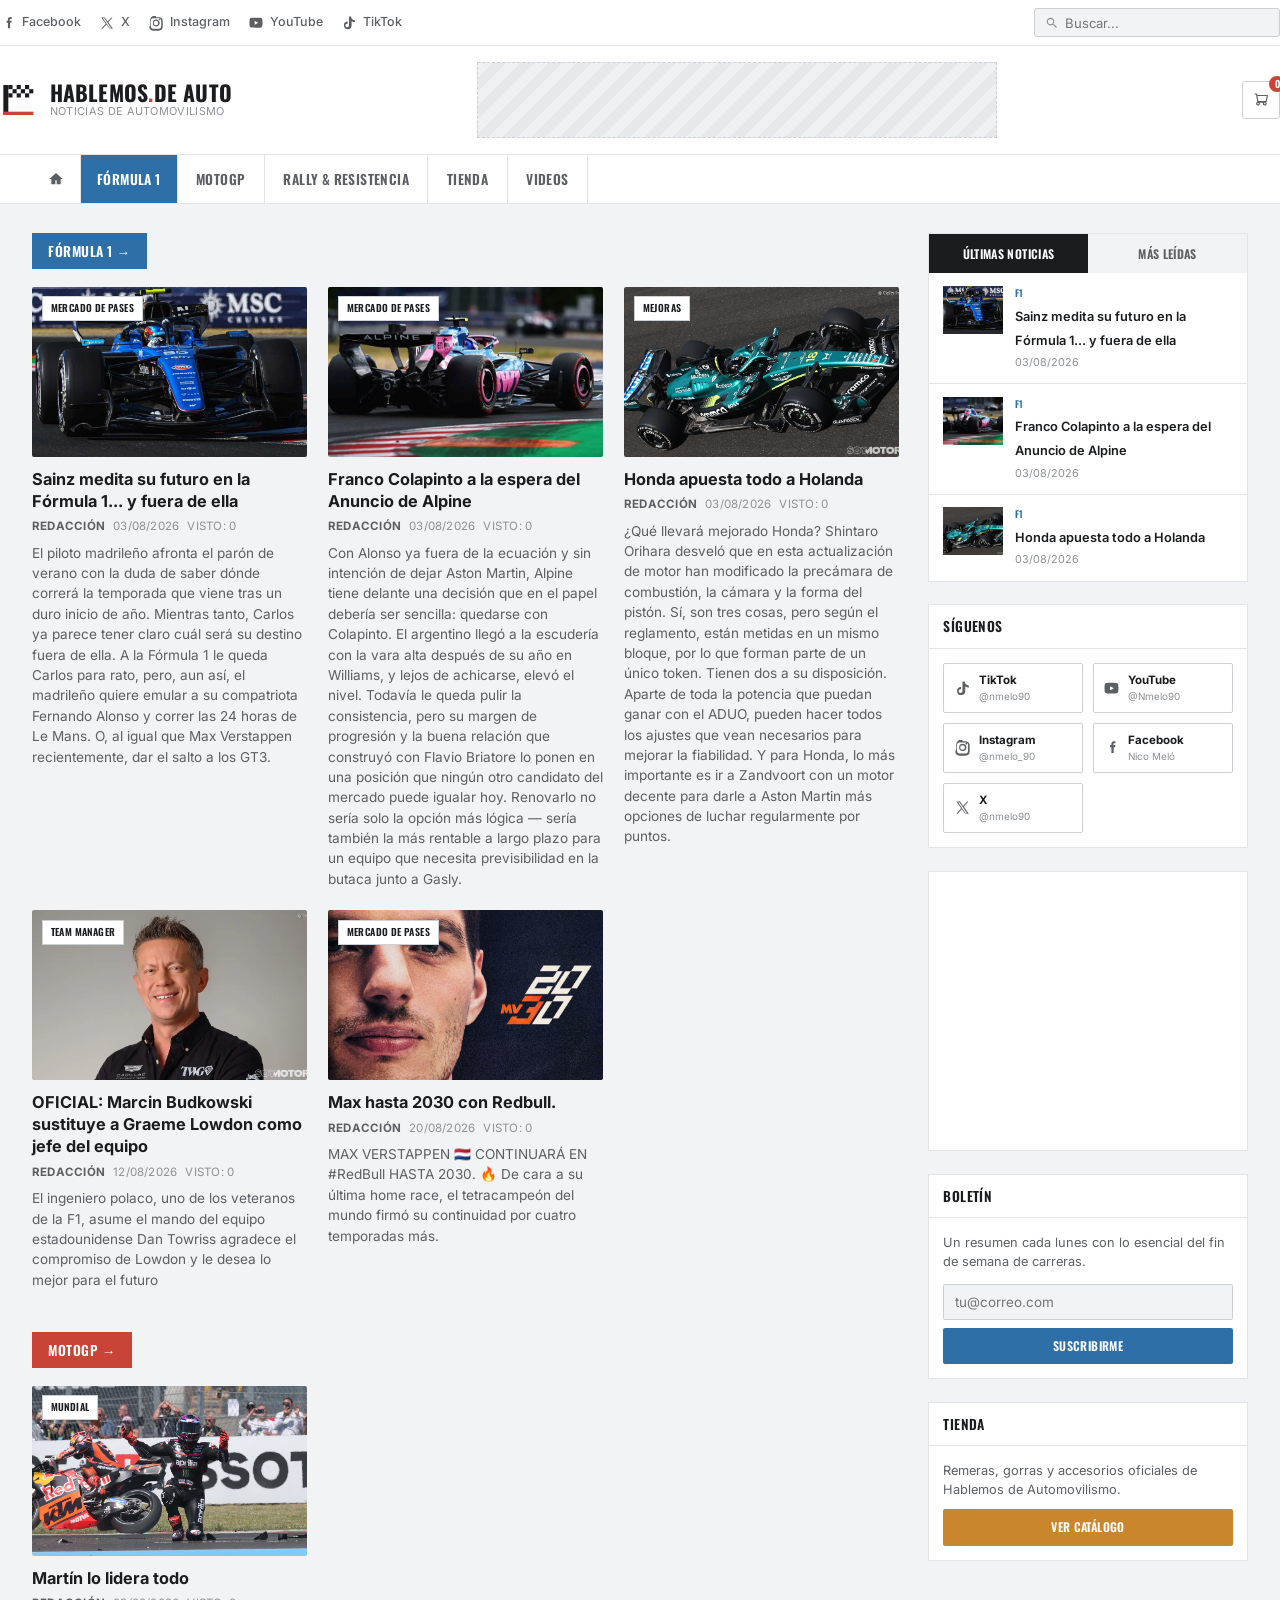
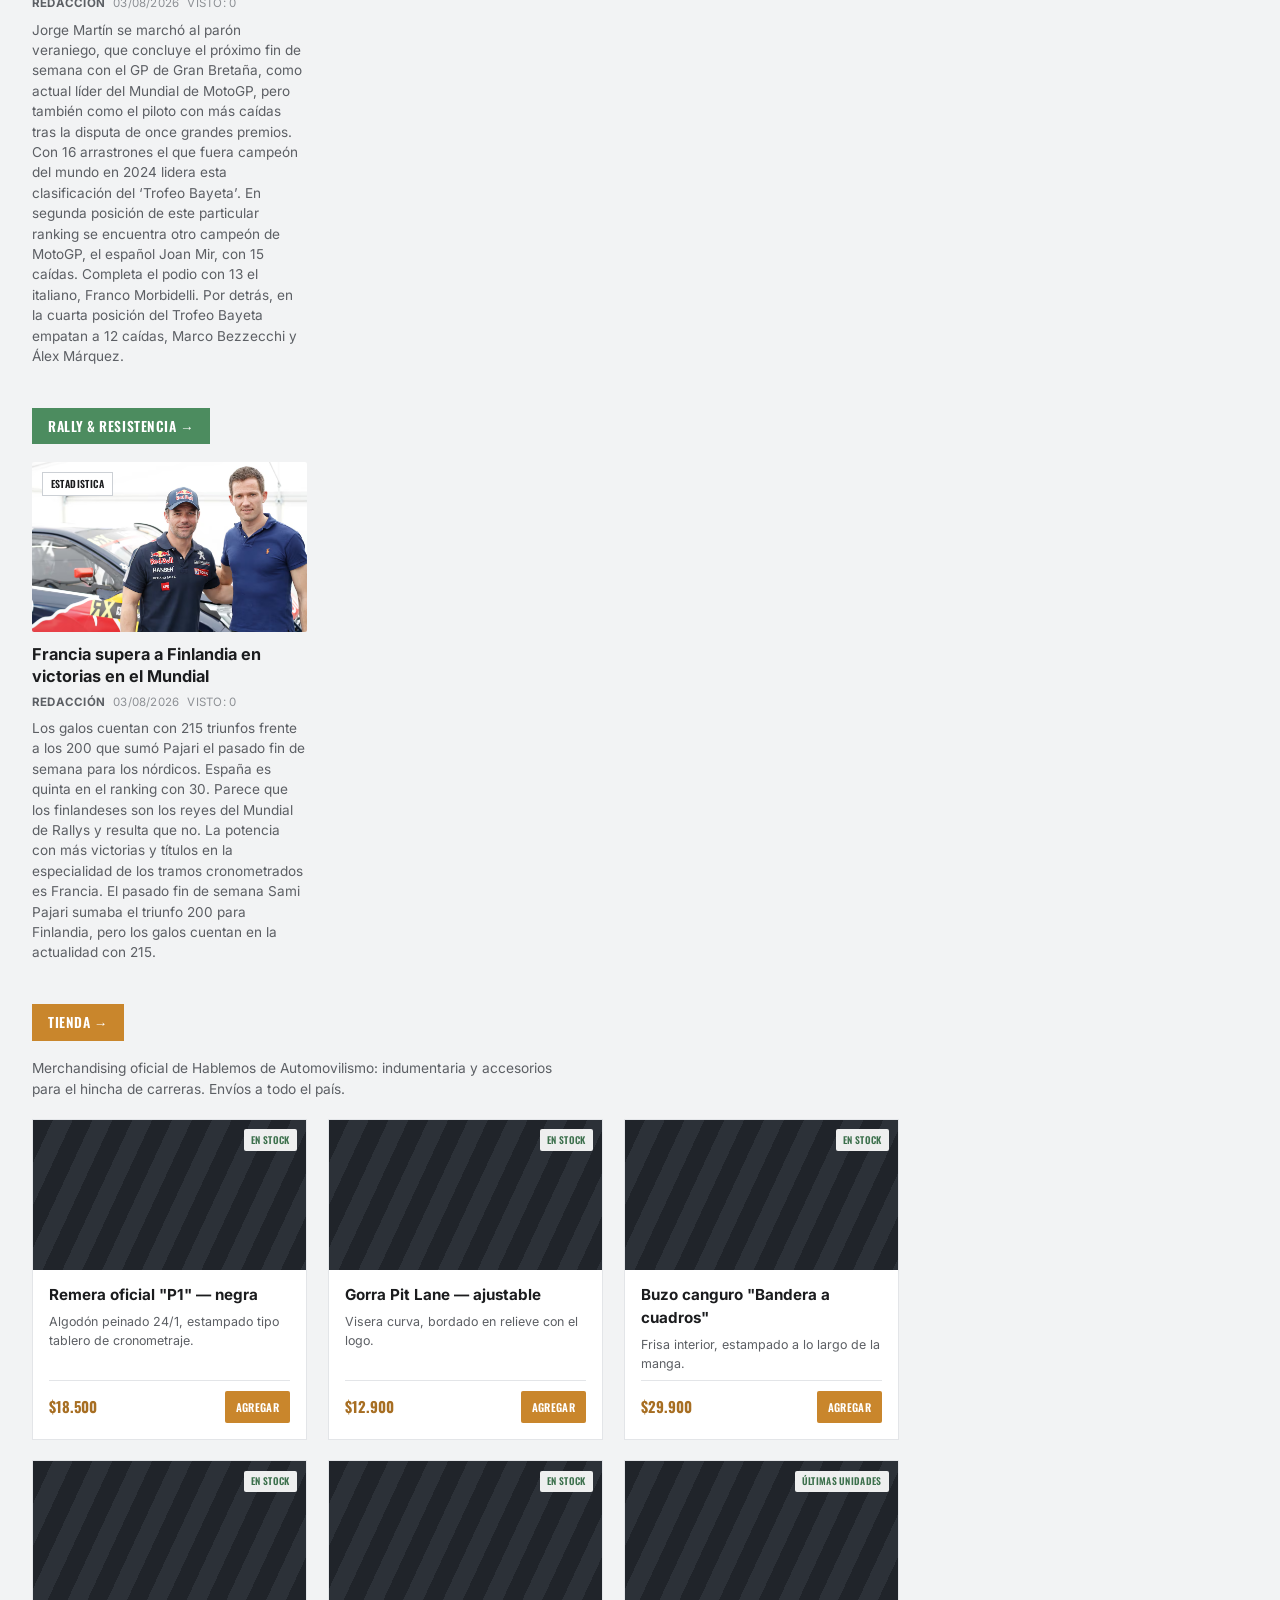
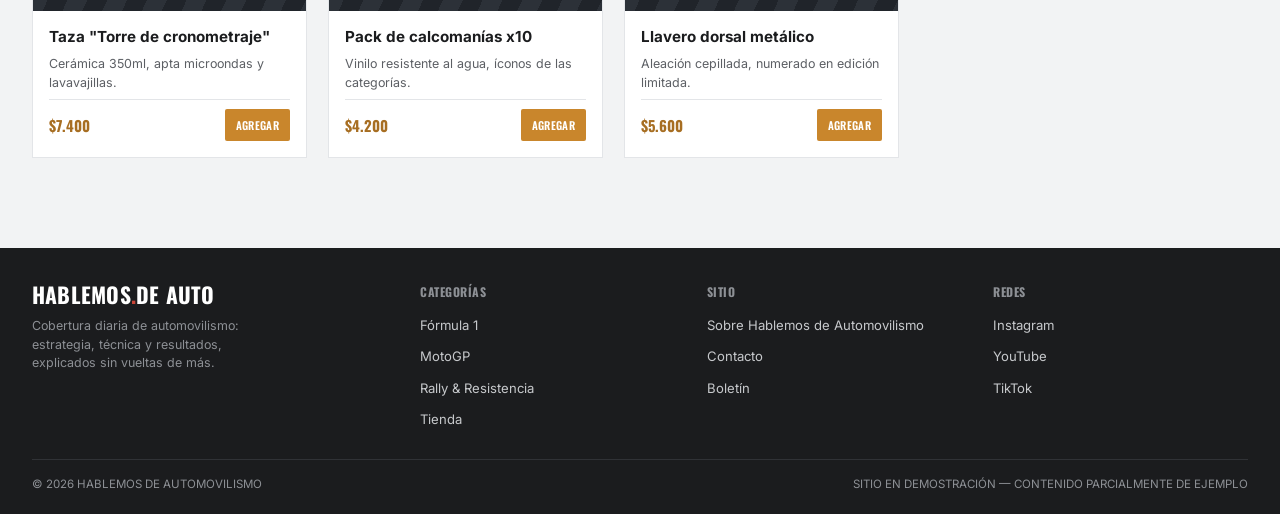
<file: index.html>
<!DOCTYPE html>
<html lang="es">
<head>
<meta charset="UTF-8">
<meta name="viewport" content="width=device-width, initial-scale=1.0">
<title>Hablemos de Automovilismo — Noticias de Carreras</title>
<meta name="google-adsense-account" content="ca-pub-1893605982220629">
<link rel="preconnect" href="https://fonts.googleapis.com">
<link href="https://fonts.googleapis.com/css2?family=Oswald:wght@400;500;600;700&family=Inter:wght@400;500;600;700;800&display=swap" rel="stylesheet">
<link rel="stylesheet" href="styles.css">
<!-- Google AdSense: reemplazar ca-pub-1893605982220629 por tu ID real una vez aprobado -->
<script async src="https://pagead2.googlesyndication.com/pagead/js/adsbygoogle.js?client=ca-pub-1893605982220629" crossorigin="anonymous"></script>
</head>
<body>

<div class="util-bar">
  <div class="wrap util-row">
    <div class="social-strip">
      <a href="https://www.facebook.com/nico.eze.melo" target="_blank" rel="noopener">
        <svg viewBox="0 0 24 24"><path d="M15.12 8.44h2.4l-.37 3.13h-2.03v8.23h-3.24v-8.23H9.9V8.44h1.98V6.87c0-1 .27-2.02.9-2.72.64-.71 1.62-1.05 2.9-1.05.93 0 1.6.07 1.85.1v2.82h-1.34c-.65 0-1.07.16-1.28.4-.2.25-.29.6-.29 1.1v1.92z"/></svg>
        Facebook
      </a>
      <a href="https://x.com/nmelo90" target="_blank" rel="noopener">
        <svg viewBox="0 0 24 24"><path d="M13.9 10.86 20.3 3.6h-1.9l-5.5 6.27L8.6 3.6H3.4l6.7 9.6-6.7 7.6h1.9l5.8-6.6 4.6 6.6h5.2l-6.9-9.94zM11.8 13.4l-.67-.95L5.8 5.02h2.1l4.3 6.14.67.95 5.6 8h-2.1L11.8 13.4z"/></svg>
        X
      </a>
      <a href="https://www.instagram.com/nmelo_90/" target="_blank" rel="noopener">
        <svg viewBox="0 0 24 24"><path d="M12 3.2c2.7 0 3 .01 4.12.06 1.1.05 1.85.23 2.5.48.68.26 1.25.62 1.82 1.19.57.57.93 1.14 1.19 1.82.25.65.43 1.4.48 2.5.05 1.12.06 1.42.06 4.12s-.01 3-.06 4.12c-.05 1.1-.23 1.85-.48 2.5a5 5 0 0 1-1.19 1.82 5 5 0 0 1-1.82 1.19c-.65.25-1.4.43-2.5.48-1.12.05-1.42.06-4.12.06s-3-.01-4.12-.06c-1.1-.05-1.85-.23-2.5-.48a5 5 0 0 1-1.82-1.19 5 5 0 0 1-1.19-1.82c-.25-.65-.43-1.4-.48-2.5C3.21 15 3.2 14.7 3.2 12s.01-3 .06-4.12c.05-1.1.23-1.85.48-2.5.26-.68.62-1.25 1.19-1.82A5 5 0 0 1 6.75 1.9c.65-.25 1.4-.43 2.5-.48C10.37 1.37 10.67 1.36 12 1.36V3.2zm0 1.62c-2.65 0-2.96.01-4.01.06-.9.04-1.39.19-1.71.32-.43.17-.74.37-1.06.69-.32.32-.52.63-.69 1.06-.13.32-.28.81-.32 1.7-.05 1.06-.06 1.37-.06 4.01s.01 2.96.06 4.01c.04.9.19 1.39.32 1.71.17.43.37.74.69 1.06.32.32.63.52 1.06.69.32.13.81.28 1.7.32 1.06.05 1.37.06 4.02.06s2.96-.01 4.02-.06c.9-.04 1.39-.19 1.7-.32.43-.17.74-.37 1.06-.69.32-.32.52-.63.69-1.06.13-.32.28-.81.32-1.7.05-1.06.06-1.37.06-4.02s-.01-2.96-.06-4.01c-.04-.9-.19-1.39-.32-1.71a2.85 2.85 0 0 0-.69-1.06 2.85 2.85 0 0 0-1.06-.69c-.32-.13-.81-.28-1.7-.32-1.06-.05-1.37-.06-4.02-.06zM12 6.87A5.13 5.13 0 1 1 12 17.1 5.13 5.13 0 0 1 12 6.87zm0 8.46a3.33 3.33 0 1 0 0-6.66 3.33 3.33 0 0 0 0 6.66zm6.53-8.66a1.2 1.2 0 1 1-2.4 0 1.2 1.2 0 0 1 2.4 0z"/></svg>
        Instagram
      </a>
      <a href="https://www.youtube.com/@Nmelo90" target="_blank" rel="noopener">
        <svg viewBox="0 0 24 24"><path d="M21.6 7.2s-.21-1.5-.86-2.16c-.82-.87-1.74-.87-2.16-.92C15.6 4 12 4 12 4h-.01s-3.6 0-6.58.12c-.42.05-1.34.05-2.16.92C2.6 5.7 2.4 7.2 2.4 7.2S2.18 8.95 2.18 10.7v1.6c0 1.75.22 3.5.22 3.5s.2 1.5.85 2.16c.82.87 1.9.84 2.38.94C7.4 19.06 12 19.1 12 19.1s3.6-.01 6.58-.13c.42-.05 1.34-.05 2.16-.92.65-.66.86-2.16.86-2.16s.22-1.75.22-3.5v-1.6c0-1.75-.22-3.5-.22-3.5zM9.98 14.6V8.9l5.5 2.86-5.5 2.85z"/></svg>
        YouTube
      </a>
      <a href="https://www.tiktok.com/@nmelo90" target="_blank" rel="noopener">
        <svg viewBox="0 0 24 24"><path d="M16.6 5.82c-.97-.9-1.56-2.14-1.6-3.55h-3.05v13.4c0 1.5-1.22 2.72-2.72 2.72a2.72 2.72 0 0 1 0-5.44c.28 0 .55.04.8.12V9.9a5.77 5.77 0 0 0-.8-.06A5.77 5.77 0 1 0 15.9 15.6V9.28a8.6 8.6 0 0 0 4.97 1.58V7.8a5.6 5.6 0 0 1-4.27-1.98z"/></svg>
        TikTok
      </a>
    </div>
    <div class="search-box">
      <svg viewBox="0 0 24 24"><path d="M15.5 14h-.79l-.28-.27a6.5 6.5 0 1 0-.7.7l.27.28v.79l5 5 1.5-1.5-5-5zm-6 0a4.5 4.5 0 1 1 0-9 4.5 4.5 0 0 1 0 9z"/></svg>
      <input type="text" placeholder="Buscar...">
    </div>
  </div>
</div>

<header class="site">
  <div class="wrap header-row">
    <a href="#" class="logo">
      <svg viewBox="0 0 48 48" aria-hidden="true">
        <rect x="4" y="6" width="6" height="36" fill="#1b1c1e"/>
        <g>
          <rect x="10" y="6" width="5" height="5" fill="#1b1c1e"/>
          <rect x="20" y="6" width="5" height="5" fill="#1b1c1e"/>
          <rect x="30" y="6" width="5" height="5" fill="#1b1c1e"/>
          <rect x="15" y="11" width="5" height="5" fill="#1b1c1e"/>
          <rect x="25" y="11" width="5" height="5" fill="#1b1c1e"/>
          <rect x="35" y="11" width="5" height="5" fill="#1b1c1e"/>
          <rect x="10" y="16" width="5" height="5" fill="#1b1c1e"/>
          <rect x="20" y="16" width="5" height="5" fill="#1b1c1e"/>
          <rect x="30" y="16" width="5" height="5" fill="#1b1c1e"/>
        </g>
        <path d="M4 42 L40 42 L40 38 L4 38 Z" fill="#c94436"/>
      </svg>
      <div class="logo-text">
        <div class="name">Hablemos<span>.</span>de Auto</div>
        <div class="tagline">NOTICIAS DE AUTOMOVILISMO</div>
      </div>
    </a>
    <div class="ad-slot">
      <!-- Anuncio AdSense: banner del header. Reemplazar data-ad-slot por el ID real del bloque -->
      <ins class="adsbygoogle" style="display:block; width:100%; height:100%;" data-ad-client="ca-pub-1893605982220629" data-ad-slot="0000000000" data-ad-format="horizontal" data-full-width-responsive="true"></ins>
    </div>
    <div class="header-extra">
      <a href="#tienda" class="btn-cart" aria-label="Ver carrito">
        <svg viewBox="0 0 24 24" aria-hidden="true"><path d="M4 4h2l.4 2M6.4 6h14.1l-1.6 8H7.6M6.4 6 8 15h10.5M8 15a1.8 1.8 0 1 0 0 3.6A1.8 1.8 0 0 0 8 15zm9 0a1.8 1.8 0 1 0 0 3.6 1.8 1.8 0 0 0 0-3.6z" fill="none" stroke="currentColor" stroke-width="1.6" stroke-linecap="round" stroke-linejoin="round"/></svg>
        <span class="cart-count" id="cartCount">0</span>
      </a>
    </div>
  </div>
</header>

<nav class="tabs">
  <div class="wrap tabs-row">
    <a href="#" aria-label="Inicio"><svg viewBox="0 0 24 24"><path d="M12 3 2 12h3v8h6v-6h2v6h6v-8h3z"/></svg></a>
    <div class="has-drop">
      <a href="#formula1" class="tab-f1 active">Fórmula 1</a>
      <div class="dropdown">
        <div class="drop-links">
          <a href="pilotos.html">Pilotos</a>
          <a href="escuderias.html">Escuderías</a>
          <a href="calendario.html">Calendario</a>
          <a href="resultados.html">Resultados</a>
        </div>
        <div class="drop-articles">
          <div class="drop-article"><span class="tag">Mercado de pases</span><a class="t" href="#formula1">Se acerca la renovación de Franco</a></div>
          <div class="drop-article"><span class="tag">Técnica</span><a class="t" href="#formula1">El nuevo piso trasero suma carga sin penalizar velocidad</a></div>
          <div class="drop-article"><span class="tag">Reglamento</span><a class="t" href="#formula1">Sanción revierte el resultado en la última vuelta</a></div>
          <div class="drop-article"><span class="tag">Estrategia</span><a class="t" href="#formula1">La ventana de parada se adelanta por lluvia</a></div>
        </div>
      </div>
    </div>
    <a href="#motogp" class="tab-motogp">MotoGP</a>
    <a href="#rally" class="tab-rally">Rally &amp; Resistencia</a>
    <a href="#tienda" class="tab-tienda">Tienda</a>
    <a href="https://www.youtube.com/@Nmelo90" target="_blank" rel="noopener" class="tab-redes">Videos</a>
  </div>
</nav>

<div class="wrap">
  <div class="content-grid">

    <main>
      <!-- F1 -->
      <section class="category" id="formula1">
        <span class="section-badge badge-blue">Fórmula 1 →</span>
        <div class="card-grid" id="grid-formula1" data-loading="Cargando noticias de Fórmula 1..."></div>
      </section>

      <!-- MOTOGP -->
      <section class="category" id="motogp">
        <span class="section-badge badge-red">MotoGP →</span>
        <div class="card-grid" id="grid-motogp" data-loading="Cargando noticias de MotoGP..."></div>
      </section>

      <!-- RALLY -->
      <section class="category" id="rally">
        <span class="section-badge badge-green">Rally &amp; Resistencia →</span>
        <div class="card-grid" id="grid-rally" data-loading="Cargando noticias de Rally..."></div>
      </section>

      <!-- TIENDA -->
      <section class="category" id="tienda">
        <span class="section-badge badge-amber">Tienda →</span>
        <p class="shop-intro">Merchandising oficial de Hablemos de Automovilismo: indumentaria y accesorios para el hincha de carreras. Envíos a todo el país.</p>
        <div class="card-grid">
          <article class="product-card">
            <div class="product-media"><span class="stock-chip">En stock</span></div>
            <div class="product-body">
              <h3>Remera oficial "P1" — negra</h3>
              <p class="desc">Algodón peinado 24/1, estampado tipo tablero de cronometraje.</p>
              <div class="product-foot"><span class="price">$18.500</span><button class="add-btn">Agregar</button></div>
            </div>
          </article>
          <article class="product-card">
            <div class="product-media"><span class="stock-chip">En stock</span></div>
            <div class="product-body">
              <h3>Gorra Pit Lane — ajustable</h3>
              <p class="desc">Visera curva, bordado en relieve con el logo.</p>
              <div class="product-foot"><span class="price">$12.900</span><button class="add-btn">Agregar</button></div>
            </div>
          </article>
          <article class="product-card">
            <div class="product-media"><span class="stock-chip">En stock</span></div>
            <div class="product-body">
              <h3>Buzo canguro "Bandera a cuadros"</h3>
              <p class="desc">Frisa interior, estampado a lo largo de la manga.</p>
              <div class="product-foot"><span class="price">$29.900</span><button class="add-btn">Agregar</button></div>
            </div>
          </article>
          <article class="product-card">
            <div class="product-media"><span class="stock-chip">En stock</span></div>
            <div class="product-body">
              <h3>Taza "Torre de cronometraje"</h3>
              <p class="desc">Cerámica 350ml, apta microondas y lavavajillas.</p>
              <div class="product-foot"><span class="price">$7.400</span><button class="add-btn">Agregar</button></div>
            </div>
          </article>
          <article class="product-card">
            <div class="product-media"><span class="stock-chip">En stock</span></div>
            <div class="product-body">
              <h3>Pack de calcomanías x10</h3>
              <p class="desc">Vinilo resistente al agua, íconos de las categorías.</p>
              <div class="product-foot"><span class="price">$4.200</span><button class="add-btn">Agregar</button></div>
            </div>
          </article>
          <article class="product-card">
            <div class="product-media"><span class="stock-chip">Últimas unidades</span></div>
            <div class="product-body">
              <h3>Llavero dorsal metálico</h3>
              <p class="desc">Aleación cepillada, numerado en edición limitada.</p>
              <div class="product-foot"><span class="price">$5.600</span><button class="add-btn">Agregar</button></div>
            </div>
          </article>
        </div>
      </section>
    </main>

    <!-- SIDEBAR -->
    <aside class="sidebar">
      <div class="panel">
        <div class="panel-tabs">
          <button class="active" data-tab="ultimas">Últimas noticias</button>
          <button data-tab="masleidas">Más leídas</button>
        </div>
        <div class="side-list" id="listUltimas"></div>
        <div class="side-list side-hidden" id="listLeidas"></div>
      </div>

      <div class="panel">
        <div class="panel-head">Síguenos</div>
        <div class="social-grid">
          <a href="https://www.tiktok.com/@nmelo90" class="social-link" target="_blank" rel="noopener">
            <svg viewBox="0 0 24 24"><path d="M16.6 5.82c-.97-.9-1.56-2.14-1.6-3.55h-3.05v13.4c0 1.5-1.22 2.72-2.72 2.72a2.72 2.72 0 0 1 0-5.44c.28 0 .55.04.8.12V9.9a5.77 5.77 0 0 0-.8-.06A5.77 5.77 0 1 0 15.9 15.6V9.28a8.6 8.6 0 0 0 4.97 1.58V7.8a5.6 5.6 0 0 1-4.27-1.98z"/></svg>
            <span><span class="s-name">TikTok</span><span class="s-handle">@nmelo90</span></span>
          </a>
          <a href="https://www.youtube.com/@Nmelo90" class="social-link" target="_blank" rel="noopener">
            <svg viewBox="0 0 24 24"><path d="M21.6 7.2s-.21-1.5-.86-2.16c-.82-.87-1.74-.87-2.16-.92C15.6 4 12 4 12 4h-.01s-3.6 0-6.58.12c-.42.05-1.34.05-2.16.92C2.6 5.7 2.4 7.2 2.4 7.2S2.18 8.95 2.18 10.7v1.6c0 1.75.22 3.5.22 3.5s.2 1.5.85 2.16c.82.87 1.9.84 2.38.94C7.4 19.06 12 19.1 12 19.1s3.6-.01 6.58-.13c.42-.05 1.34-.05 2.16-.92.65-.66.86-2.16.86-2.16s.22-1.75.22-3.5v-1.6c0-1.75-.22-3.5-.22-3.5zM9.98 14.6V8.9l5.5 2.86-5.5 2.85z"/></svg>
            <span><span class="s-name">YouTube</span><span class="s-handle">@Nmelo90</span></span>
          </a>
          <a href="https://www.instagram.com/nmelo_90/" class="social-link" target="_blank" rel="noopener">
            <svg viewBox="0 0 24 24"><path d="M12 3.2c2.7 0 3 .01 4.12.06 1.1.05 1.85.23 2.5.48.68.26 1.25.62 1.82 1.19.57.57.93 1.14 1.19 1.82.25.65.43 1.4.48 2.5.05 1.12.06 1.42.06 4.12s-.01 3-.06 4.12c-.05 1.1-.23 1.85-.48 2.5a5 5 0 0 1-1.19 1.82 5 5 0 0 1-1.82 1.19c-.65.25-1.4.43-2.5.48-1.12.05-1.42.06-4.12.06s-3-.01-4.12-.06c-1.1-.05-1.85-.23-2.5-.48a5 5 0 0 1-1.82-1.19 5 5 0 0 1-1.19-1.82c-.25-.65-.43-1.4-.48-2.5C3.21 15 3.2 14.7 3.2 12s.01-3 .06-4.12c.05-1.1.23-1.85.48-2.5.26-.68.62-1.25 1.19-1.82A5 5 0 0 1 6.75 1.9c.65-.25 1.4-.43 2.5-.48C10.37 1.37 10.67 1.36 12 1.36V3.2zm0 1.62c-2.65 0-2.96.01-4.01.06-.9.04-1.39.19-1.71.32-.43.17-.74.37-1.06.69-.32.32-.52.63-.69 1.06-.13.32-.28.81-.32 1.7-.05 1.06-.06 1.37-.06 4.01s.01 2.96.06 4.01c.04.9.19 1.39.32 1.71.17.43.37.74.69 1.06.32.32.63.52 1.06.69.32.13.81.28 1.7.32 1.06.05 1.37.06 4.02.06s2.96-.01 4.02-.06c.9-.04 1.39-.19 1.7-.32.43-.17.74-.37 1.06-.69.32-.32.52-.63.69-1.06.13-.32.28-.81.32-1.7.05-1.06.06-1.37.06-4.02s-.01-2.96-.06-4.01c-.04-.9-.19-1.39-.32-1.71a2.85 2.85 0 0 0-.69-1.06 2.85 2.85 0 0 0-1.06-.69c-.32-.13-.81-.28-1.7-.32-1.06-.05-1.37-.06-4.02-.06zM12 6.87A5.13 5.13 0 1 1 12 17.1 5.13 5.13 0 0 1 12 6.87zm0 8.46a3.33 3.33 0 1 0 0-6.66 3.33 3.33 0 0 0 0 6.66zm6.53-8.66a1.2 1.2 0 1 1-2.4 0 1.2 1.2 0 0 1 2.4 0z"/></svg>
            <span><span class="s-name">Instagram</span><span class="s-handle">@nmelo_90</span></span>
          </a>
          <a href="https://www.facebook.com/nico.eze.melo" class="social-link" target="_blank" rel="noopener">
            <svg viewBox="0 0 24 24"><path d="M15.12 8.44h2.4l-.37 3.13h-2.03v8.23h-3.24v-8.23H9.9V8.44h1.98V6.87c0-1 .27-2.02.9-2.72.64-.71 1.62-1.05 2.9-1.05.93 0 1.6.07 1.85.1v2.82h-1.34c-.65 0-1.07.16-1.28.4-.2.25-.29.6-.29 1.1v1.92z"/></svg>
            <span><span class="s-name">Facebook</span><span class="s-handle">Nico Meló</span></span>
          </a>
          <a href="https://x.com/nmelo90" class="social-link" target="_blank" rel="noopener">
            <svg viewBox="0 0 24 24"><path d="M13.9 10.86 20.3 3.6h-1.9l-5.5 6.27L8.6 3.6H3.4l6.7 9.6-6.7 7.6h1.9l5.8-6.6 4.6 6.6h5.2l-6.9-9.94zM11.8 13.4l-.67-.95L5.8 5.02h2.1l4.3 6.14.67.95 5.6 8h-2.1L11.8 13.4z"/></svg>
            <span><span class="s-name">X</span><span class="s-handle">@nmelo90</span></span>
          </a>
        </div>
      </div>

      <div class="panel" style="padding:0.9rem; min-height:250px; display:flex; align-items:center; justify-content:center;">
        <!-- Anuncio AdSense: rectángulo del sidebar. Reemplazar data-ad-slot por el ID real del bloque -->
        <ins class="adsbygoogle" style="display:block; width:100%; height:250px;" data-ad-client="ca-pub-1893605982220629" data-ad-slot="0000000000" data-ad-format="rectangle"></ins>
      </div>

      <div class="panel subscribe">
        <div class="panel-head">Boletín</div>
        <div class="panel-body">
          <p>Un resumen cada lunes con lo esencial del fin de semana de carreras.</p>
          <div class="sub-form">
            <input type="email" placeholder="tu@correo.com" aria-label="Correo electrónico">
            <button type="button">Suscribirme</button>
          </div>
        </div>
      </div>

      <div class="panel">
        <div class="panel-head">Tienda</div>
        <div class="shop-promo">
          <p>Remeras, gorras y accesorios oficiales de Hablemos de Automovilismo.</p>
          <a href="#tienda" class="btn">Ver catálogo</a>
        </div>
      </div>
    </aside>

  </div>
</div>

<footer>
  <div class="wrap">
    <div class="foot-grid">
      <div>
        <div class="logo-text"><div class="name" style="color:#fff;">Hablemos<span style="color:var(--red);">.</span>de Auto</div></div>
        <p style="color:#8d9095; font-size:0.78rem; margin-top:0.7rem; max-width:32ch;">Cobertura diaria de automovilismo: estrategia, técnica y resultados, explicados sin vueltas de más.</p>
      </div>
      <div>
        <h4>Categorías</h4>
        <ul><li><a href="#formula1">Fórmula 1</a></li><li><a href="#motogp">MotoGP</a></li><li><a href="#rally">Rally &amp; Resistencia</a></li><li><a href="#tienda">Tienda</a></li></ul>
      </div>
      <div>
        <h4>Sitio</h4>
        <ul><li><a href="#">Sobre Hablemos de Automovilismo</a></li><li><a href="#">Contacto</a></li><li><a href="#">Boletín</a></li></ul>
      </div>
      <div>
        <h4>Redes</h4>
        <ul>
          <li><a href="https://www.instagram.com/nmelo_90/" target="_blank" rel="noopener">Instagram</a></li>
          <li><a href="https://www.youtube.com/@Nmelo90" target="_blank" rel="noopener">YouTube</a></li>
          <li><a href="https://www.tiktok.com/@nmelo90" target="_blank" rel="noopener">TikTok</a></li>
        </ul>
      </div>
    </div>
    <div class="foot-bottom">
      <span>© 2026 HABLEMOS DE AUTOMOVILISMO</span>
      <span>SITIO EN DEMOSTRACIÓN — CONTENIDO PARCIALMENTE DE EJEMPLO</span>
    </div>
  </div>
</footer>

<script>
  // Cargar noticias desde content/news.json y armar las tarjetas
  function newsCardHTML(a, i){
    return `<article class="news-card">
      <div class="news-media">${a.image ? `<img src="${a.image}" alt="${a.title}" loading="lazy">` : ''}<span class="news-tag">${a.tag || ''}</span></div>
      <a href="articulo.html?i=${i}" class="news-title">${a.title}</a>
      <div class="news-byline"><b>Redacción</b><span>${a.date || ''}</span><span>VISTO: ${a.views || 0}</span></div>
      <p class="news-excerpt">${a.excerpt || ''}</p>
    </article>`;
  }
  function sideRowHTML(a, i){
    return `<div class="side-row">
      <div class="side-thumb">${a.image ? `<img src="${a.image}" alt="" style="width:100%;height:100%;object-fit:cover;">` : ''}</div>
      <div class="side-body"><span class="tag">${a.categoryLabel || ''}</span><a class="t" href="articulo.html?i=${i}">${a.title}</a><div class="d">${a.date || ''}</div></div>
    </div>`;
  }
  fetch('content/news.json')
    .then(r => r.json())
    .then(data => {
      const articles = data.articles || [];
      ['formula1','motogp','rally'].forEach(cat => {
        const grid = document.getElementById('grid-' + cat);
        if (!grid) return;
        const items = articles.map((a, i) => ({ a, i })).filter(x => x.a.category === cat);
        grid.innerHTML = items.length ? items.map(x => newsCardHTML(x.a, x.i)).join('') : '<p style="color:var(--text-faint); font-size:0.85rem;">Todavía no hay noticias cargadas en esta categoría.</p>';
      });
      const ultimas = articles.slice(0, 3).map((a, i) => ({ a, i }));
      const masLeidas = articles.map((a, i) => ({ a, i })).sort((x,y) => (y.a.views||0) - (x.a.views||0)).slice(0, 3);
      document.getElementById('listUltimas').innerHTML = ultimas.map(x => sideRowHTML(x.a, x.i)).join('');
      document.getElementById('listLeidas').innerHTML = masLeidas.map(x => sideRowHTML(x.a, x.i)).join('');
    })
    .catch(err => {
      console.error('No se pudo cargar content/news.json', err);
      ['grid-formula1','grid-motogp','grid-rally'].forEach(id => {
        const grid = document.getElementById(id);
        if (grid) grid.innerHTML = '<p style="color:var(--text-faint); font-size:0.85rem;">No se pudieron cargar las noticias.</p>';
      });
    });

  // Toggle sidebar tabs
  const tabBtns = document.querySelectorAll('.panel-tabs button');
  tabBtns.forEach(btn => {
    btn.addEventListener('click', () => {
      tabBtns.forEach(b => b.classList.remove('active'));
      btn.classList.add('active');
      document.getElementById('listUltimas').classList.toggle('side-hidden', btn.dataset.tab !== 'ultimas');
      document.getElementById('listLeidas').classList.toggle('side-hidden', btn.dataset.tab !== 'masleidas');
    });
  });

  // Carrito de compras (demostración, sin backend)
  let cartCount = 0;
  const cartCountEl = document.getElementById('cartCount');
  document.querySelectorAll('.add-btn').forEach(btn => {
    btn.addEventListener('click', () => {
      cartCount++;
      cartCountEl.textContent = cartCount;
      const original = btn.textContent;
      btn.textContent = 'Agregado ✓';
      btn.classList.add('added');
      setTimeout(() => { btn.textContent = original; btn.classList.remove('added'); }, 1200);
    });
  });

  // Activar los anuncios de AdSense en esta página
  (adsbygoogle = window.adsbygoogle || []).push({});
  (adsbygoogle = window.adsbygoogle || []).push({});
</script>

</body>
</html>
</file>
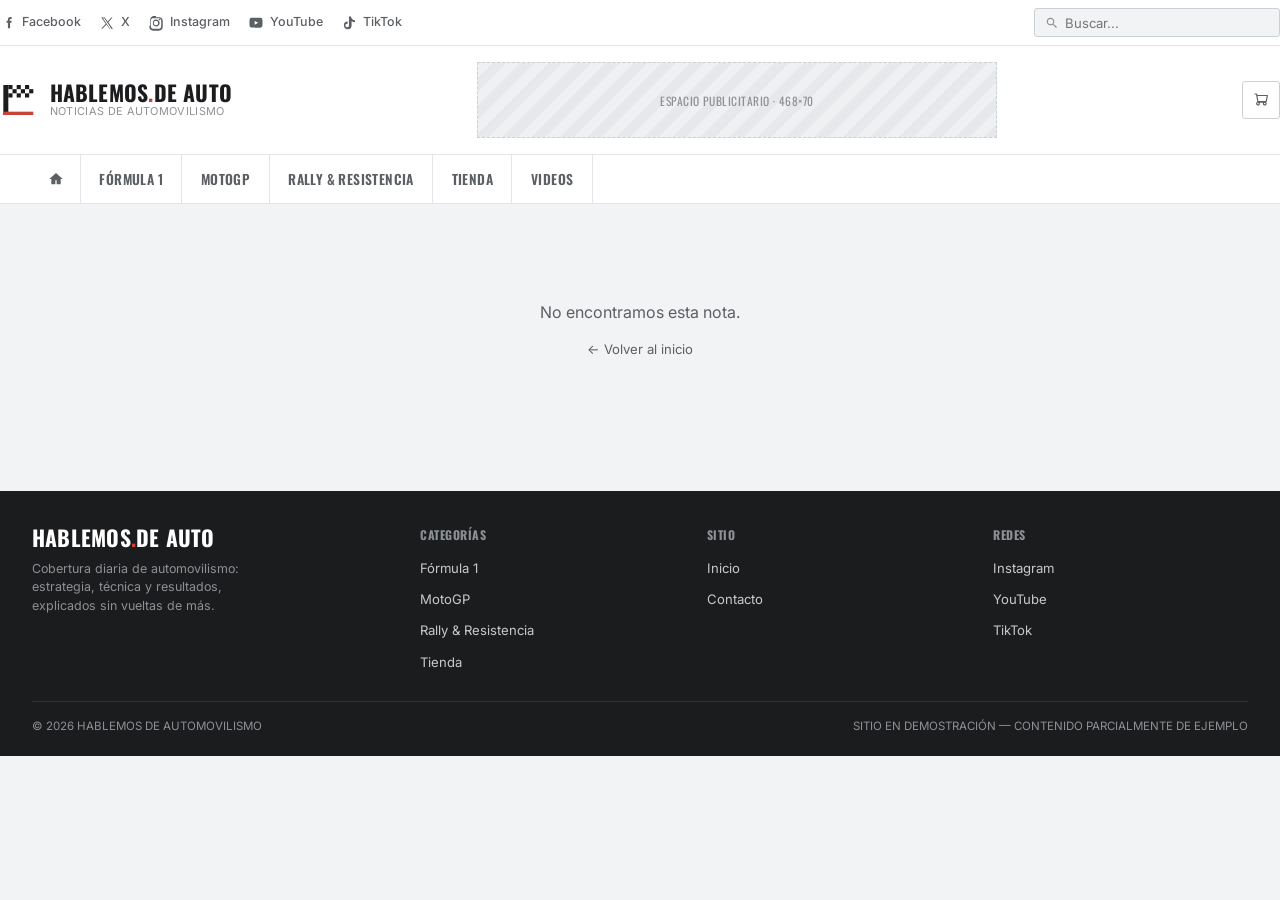
<file: articulo.html>
<!DOCTYPE html>
<html lang="es">
<head>
<meta charset="UTF-8">
<meta name="viewport" content="width=device-width, initial-scale=1.0">
<title id="pageTitle">Hablemos de Automovilismo — Noticias de Carreras</title>
<meta name="google-adsense-account" content="ca-pub-1893605982220629">
<link rel="preconnect" href="https://fonts.googleapis.com">
<link href="https://fonts.googleapis.com/css2?family=Oswald:wght@400;500;600;700&family=Inter:wght@400;500;600;700;800&display=swap" rel="stylesheet">
<link rel="stylesheet" href="styles.css">
<!-- Google AdSense: reemplazar ca-pub-1893605982220629 por tu ID real una vez aprobado -->
<script async src="https://pagead2.googlesyndication.com/pagead/js/adsbygoogle.js?client=ca-pub-1893605982220629" crossorigin="anonymous"></script>
</head>
<body>

<div class="util-bar">
  <div class="wrap util-row">
    <div class="social-strip">
      <a href="https://www.facebook.com/nico.eze.melo" target="_blank" rel="noopener">
        <svg viewBox="0 0 24 24"><path d="M15.12 8.44h2.4l-.37 3.13h-2.03v8.23h-3.24v-8.23H9.9V8.44h1.98V6.87c0-1 .27-2.02.9-2.72.64-.71 1.62-1.05 2.9-1.05.93 0 1.6.07 1.85.1v2.82h-1.34c-.65 0-1.07.16-1.28.4-.2.25-.29.6-.29 1.1v1.92z"/></svg>
        Facebook
      </a>
      <a href="https://x.com/nmelo90" target="_blank" rel="noopener">
        <svg viewBox="0 0 24 24"><path d="M13.9 10.86 20.3 3.6h-1.9l-5.5 6.27L8.6 3.6H3.4l6.7 9.6-6.7 7.6h1.9l5.8-6.6 4.6 6.6h5.2l-6.9-9.94zM11.8 13.4l-.67-.95L5.8 5.02h2.1l4.3 6.14.67.95 5.6 8h-2.1L11.8 13.4z"/></svg>
        X
      </a>
      <a href="https://www.instagram.com/nmelo_90/" target="_blank" rel="noopener">
        <svg viewBox="0 0 24 24"><path d="M12 3.2c2.7 0 3 .01 4.12.06 1.1.05 1.85.23 2.5.48.68.26 1.25.62 1.82 1.19.57.57.93 1.14 1.19 1.82.25.65.43 1.4.48 2.5.05 1.12.06 1.42.06 4.12s-.01 3-.06 4.12c-.05 1.1-.23 1.85-.48 2.5a5 5 0 0 1-1.19 1.82 5 5 0 0 1-1.82 1.19c-.65.25-1.4.43-2.5.48-1.12.05-1.42.06-4.12.06s-3-.01-4.12-.06c-1.1-.05-1.85-.23-2.5-.48a5 5 0 0 1-1.82-1.19 5 5 0 0 1-1.19-1.82c-.25-.65-.43-1.4-.48-2.5C3.21 15 3.2 14.7 3.2 12s.01-3 .06-4.12c.05-1.1.23-1.85.48-2.5.26-.68.62-1.25 1.19-1.82A5 5 0 0 1 6.75 1.9c.65-.25 1.4-.43 2.5-.48C10.37 1.37 10.67 1.36 12 1.36V3.2zm0 1.62c-2.65 0-2.96.01-4.01.06-.9.04-1.39.19-1.71.32-.43.17-.74.37-1.06.69-.32.32-.52.63-.69 1.06-.13.32-.28.81-.32 1.7-.05 1.06-.06 1.37-.06 4.01s.01 2.96.06 4.01c.04.9.19 1.39.32 1.71.17.43.37.74.69 1.06.32.32.63.52 1.06.69.32.13.81.28 1.7.32 1.06.05 1.37.06 4.02.06s2.96-.01 4.02-.06c.9-.04 1.39-.19 1.7-.32.43-.17.74-.37 1.06-.69.32-.32.52-.63.69-1.06.13-.32.28-.81.32-1.7.05-1.06.06-1.37.06-4.02s-.01-2.96-.06-4.01c-.04-.9-.19-1.39-.32-1.71a2.85 2.85 0 0 0-.69-1.06 2.85 2.85 0 0 0-1.06-.69c-.32-.13-.81-.28-1.7-.32-1.06-.05-1.37-.06-4.02-.06zM12 6.87A5.13 5.13 0 1 1 12 17.1 5.13 5.13 0 0 1 12 6.87zm0 8.46a3.33 3.33 0 1 0 0-6.66 3.33 3.33 0 0 0 0 6.66zm6.53-8.66a1.2 1.2 0 1 1-2.4 0 1.2 1.2 0 0 1 2.4 0z"/></svg>
        Instagram
      </a>
      <a href="https://www.youtube.com/@Nmelo90" target="_blank" rel="noopener">
        <svg viewBox="0 0 24 24"><path d="M21.6 7.2s-.21-1.5-.86-2.16c-.82-.87-1.74-.87-2.16-.92C15.6 4 12 4 12 4h-.01s-3.6 0-6.58.12c-.42.05-1.34.05-2.16.92C2.6 5.7 2.4 7.2 2.4 7.2S2.18 8.95 2.18 10.7v1.6c0 1.75.22 3.5.22 3.5s.2 1.5.85 2.16c.82.87 1.9.84 2.38.94C7.4 19.06 12 19.1 12 19.1s3.6-.01 6.58-.13c.42-.05 1.34-.05 2.16-.92.65-.66.86-2.16.86-2.16s.22-1.75.22-3.5v-1.6c0-1.75-.22-3.5-.22-3.5zM9.98 14.6V8.9l5.5 2.86-5.5 2.85z"/></svg>
        YouTube
      </a>
      <a href="https://www.tiktok.com/@nmelo90" target="_blank" rel="noopener">
        <svg viewBox="0 0 24 24"><path d="M16.6 5.82c-.97-.9-1.56-2.14-1.6-3.55h-3.05v13.4c0 1.5-1.22 2.72-2.72 2.72a2.72 2.72 0 0 1 0-5.44c.28 0 .55.04.8.12V9.9a5.77 5.77 0 0 0-.8-.06A5.77 5.77 0 1 0 15.9 15.6V9.28a8.6 8.6 0 0 0 4.97 1.58V7.8a5.6 5.6 0 0 1-4.27-1.98z"/></svg>
        TikTok
      </a>
    </div>
    <div class="search-box">
      <svg viewBox="0 0 24 24"><path d="M15.5 14h-.79l-.28-.27a6.5 6.5 0 1 0-.7.7l.27.28v.79l5 5 1.5-1.5-5-5zm-6 0a4.5 4.5 0 1 1 0-9 4.5 4.5 0 0 1 0 9z"/></svg>
      <input type="text" placeholder="Buscar...">
    </div>
  </div>
</div>

<header class="site">
  <div class="wrap header-row">
    <a href="index.html" class="logo">
      <svg viewBox="0 0 48 48" aria-hidden="true">
        <rect x="4" y="6" width="6" height="36" fill="#1b1c1e"/>
        <g>
          <rect x="10" y="6" width="5" height="5" fill="#1b1c1e"/>
          <rect x="20" y="6" width="5" height="5" fill="#1b1c1e"/>
          <rect x="30" y="6" width="5" height="5" fill="#1b1c1e"/>
          <rect x="15" y="11" width="5" height="5" fill="#1b1c1e"/>
          <rect x="25" y="11" width="5" height="5" fill="#1b1c1e"/>
          <rect x="35" y="11" width="5" height="5" fill="#1b1c1e"/>
          <rect x="10" y="16" width="5" height="5" fill="#1b1c1e"/>
          <rect x="20" y="16" width="5" height="5" fill="#1b1c1e"/>
          <rect x="30" y="16" width="5" height="5" fill="#1b1c1e"/>
        </g>
        <path d="M4 42 L40 42 L40 38 L4 38 Z" fill="#c94436"/>
      </svg>
      <div class="logo-text">
        <div class="name">Hablemos<span>.</span>de Auto</div>
        <div class="tagline">NOTICIAS DE AUTOMOVILISMO</div>
      </div>
    </a>
    <div class="ad-slot">ESPACIO PUBLICITARIO · 468×70</div>
    <div class="header-extra">
      <a href="index.html#tienda" class="btn-cart" aria-label="Ver carrito">
        <svg viewBox="0 0 24 24" aria-hidden="true"><path d="M4 4h2l.4 2M6.4 6h14.1l-1.6 8H7.6M6.4 6 8 15h10.5M8 15a1.8 1.8 0 1 0 0 3.6A1.8 1.8 0 0 0 8 15zm9 0a1.8 1.8 0 1 0 0 3.6 1.8 1.8 0 0 0 0-3.6z" fill="none" stroke="currentColor" stroke-width="1.6" stroke-linecap="round" stroke-linejoin="round"/></svg>
      </a>
    </div>
  </div>
</header>

<nav class="tabs">
  <div class="wrap tabs-row">
    <a href="index.html" aria-label="Inicio"><svg viewBox="0 0 24 24"><path d="M12 3 2 12h3v8h6v-6h2v6h6v-8h3z"/></svg></a>
    <a href="index.html#formula1" class="tab-f1">Fórmula 1</a>
    <a href="index.html#motogp" class="tab-motogp">MotoGP</a>
    <a href="index.html#rally" class="tab-rally">Rally &amp; Resistencia</a>
    <a href="index.html#tienda" class="tab-tienda">Tienda</a>
    <a href="https://www.youtube.com/@Nmelo90" target="_blank" rel="noopener" class="tab-redes">Videos</a>
  </div>
</nav>

<div class="wrap">
  <div class="article-wrap" id="articleContainer">
    <p style="color:var(--text-faint); font-size:0.9rem;">Cargando nota...</p>
  </div>
</div>

<footer>
  <div class="wrap">
    <div class="foot-grid">
      <div>
        <div class="logo-text"><div class="name" style="color:#fff;">Hablemos<span style="color:var(--red);">.</span>de Auto</div></div>
        <p style="color:#8d9095; font-size:0.78rem; margin-top:0.7rem; max-width:32ch;">Cobertura diaria de automovilismo: estrategia, técnica y resultados, explicados sin vueltas de más.</p>
      </div>
      <div>
        <h4>Categorías</h4>
        <ul><li><a href="index.html#formula1">Fórmula 1</a></li><li><a href="index.html#motogp">MotoGP</a></li><li><a href="index.html#rally">Rally &amp; Resistencia</a></li><li><a href="index.html#tienda">Tienda</a></li></ul>
      </div>
      <div>
        <h4>Sitio</h4>
        <ul><li><a href="index.html">Inicio</a></li><li><a href="index.html">Contacto</a></li></ul>
      </div>
      <div>
        <h4>Redes</h4>
        <ul>
          <li><a href="https://www.instagram.com/nmelo_90/" target="_blank" rel="noopener">Instagram</a></li>
          <li><a href="https://www.youtube.com/@Nmelo90" target="_blank" rel="noopener">YouTube</a></li>
          <li><a href="https://www.tiktok.com/@nmelo90" target="_blank" rel="noopener">TikTok</a></li>
        </ul>
      </div>
    </div>
    <div class="foot-bottom">
      <span>© 2026 HABLEMOS DE AUTOMOVILISMO</span>
      <span>SITIO EN DEMOSTRACIÓN — CONTENIDO PARCIALMENTE DE EJEMPLO</span>
    </div>
  </div>
</footer>

<script>
  const badgeClass = { formula1: 'badge-blue', motogp: 'badge-red', rally: 'badge-green' };
  const catLabel = { formula1: 'Fórmula 1', motogp: 'MotoGP', rally: 'Rally & Resistencia' };

  function paragraphs(text){
    return text.split(/\n+/).filter(p => p.trim().length).map(p => `<p>${p}</p>`).join('');
  }

  const params = new URLSearchParams(window.location.search);
  const i = params.get('i');
  const container = document.getElementById('articleContainer');

  fetch('content/news.json')
    .then(r => r.json())
    .then(data => {
      const articles = data.articles || [];
      const a = articles[i];
      if (!a) {
        container.innerHTML = `<div class="article-notfound">
          <p>No encontramos esta nota.</p>
          <a class="article-back" href="index.html" style="margin-top:1rem;">&larr; Volver al inicio</a>
        </div>`;
        return;
      }
      document.getElementById('pageTitle').textContent = a.title + ' — Hablemos de Automovilismo';
      container.innerHTML = `
        <a class="article-back" href="index.html#${a.category}">&larr; Volver a ${catLabel[a.category] || 'notas'}</a>
        <span class="article-tag ${badgeClass[a.category] || 'badge-blue'}">${a.tag || ''}</span>
        <h1 class="article-title">${a.title}</h1>
        <div class="article-byline"><b>Redacción</b><span>${a.date || ''}</span><span>VISTO: ${a.views || 0}</span></div>
        ${a.image ? `<div class="article-media"><img src="${a.image}" alt="${a.title}"></div>` : ''}
        <div class="article-body">${paragraphs(a.body || a.excerpt || '')}</div>
      `;
    })
    .catch(err => {
      console.error('No se pudo cargar content/news.json', err);
      container.innerHTML = '<p style="color:var(--text-faint);">No se pudo cargar la nota.</p>';
    });
</script>

</body>
</html>
</file>
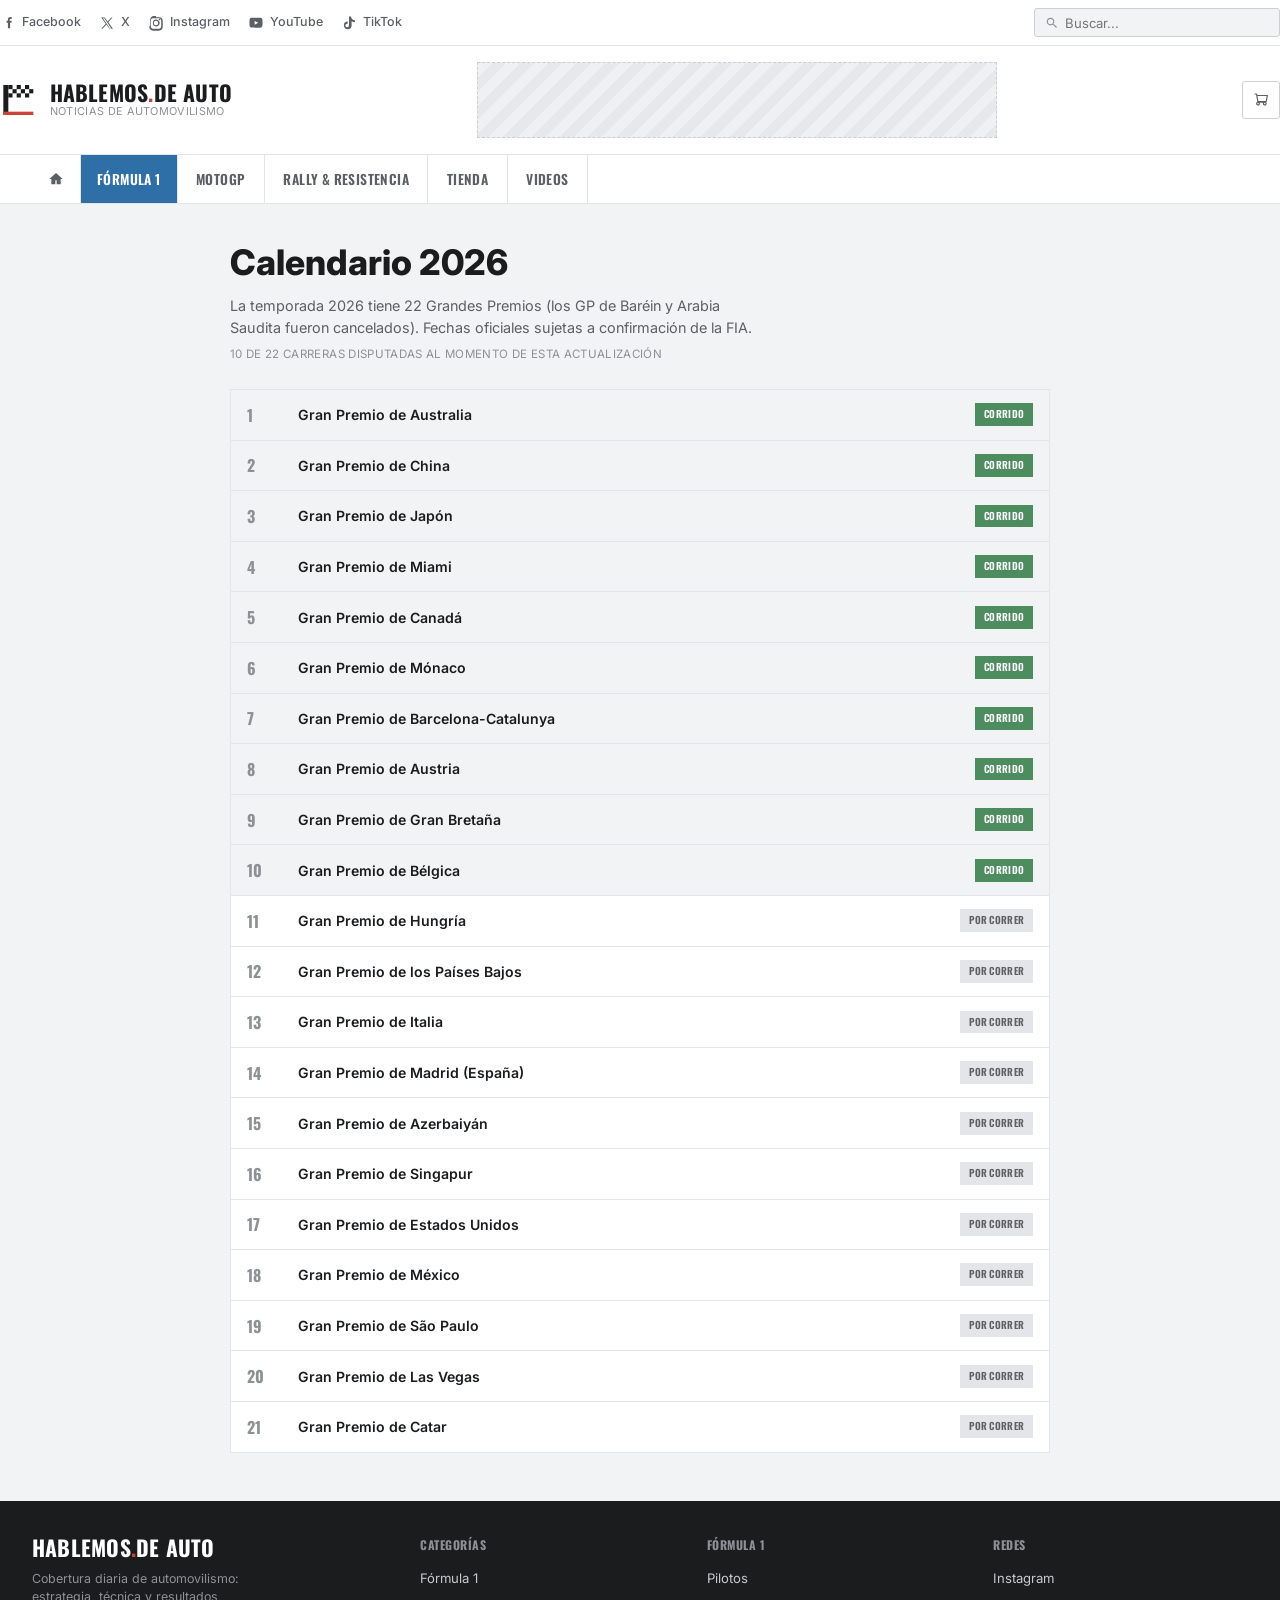
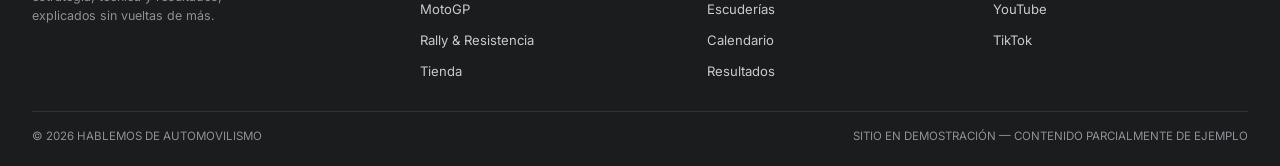
<file: calendario.html>
<!DOCTYPE html>
<html lang="es">
<head>
<meta charset="UTF-8">
<meta name="viewport" content="width=device-width, initial-scale=1.0">
<title>Calendario — Hablemos de Automovilismo</title>
<meta name="google-adsense-account" content="ca-pub-1893605982220629">
<link rel="preconnect" href="https://fonts.googleapis.com">
<link href="https://fonts.googleapis.com/css2?family=Oswald:wght@400;500;600;700&family=Inter:wght@400;500;600;700;800&display=swap" rel="stylesheet">
<link rel="stylesheet" href="styles.css">
<script async src="https://pagead2.googlesyndication.com/pagead/js/adsbygoogle.js?client=ca-pub-1893605982220629" crossorigin="anonymous"></script>
</head>
<body>
<div class="util-bar">
  <div class="wrap util-row">
    <div class="social-strip">
      <a href="https://www.facebook.com/nico.eze.melo" target="_blank" rel="noopener">
        <svg viewBox="0 0 24 24"><path d="M15.12 8.44h2.4l-.37 3.13h-2.03v8.23h-3.24v-8.23H9.9V8.44h1.98V6.87c0-1 .27-2.02.9-2.72.64-.71 1.62-1.05 2.9-1.05.93 0 1.6.07 1.85.1v2.82h-1.34c-.65 0-1.07.16-1.28.4-.2.25-.29.6-.29 1.1v1.92z"/></svg>
        Facebook
      </a>
      <a href="https://x.com/nmelo90" target="_blank" rel="noopener">
        <svg viewBox="0 0 24 24"><path d="M13.9 10.86 20.3 3.6h-1.9l-5.5 6.27L8.6 3.6H3.4l6.7 9.6-6.7 7.6h1.9l5.8-6.6 4.6 6.6h5.2l-6.9-9.94zM11.8 13.4l-.67-.95L5.8 5.02h2.1l4.3 6.14.67.95 5.6 8h-2.1L11.8 13.4z"/></svg>
        X
      </a>
      <a href="https://www.instagram.com/nmelo_90/" target="_blank" rel="noopener">
        <svg viewBox="0 0 24 24"><path d="M12 3.2c2.7 0 3 .01 4.12.06 1.1.05 1.85.23 2.5.48.68.26 1.25.62 1.82 1.19.57.57.93 1.14 1.19 1.82.25.65.43 1.4.48 2.5.05 1.12.06 1.42.06 4.12s-.01 3-.06 4.12c-.05 1.1-.23 1.85-.48 2.5a5 5 0 0 1-1.19 1.82 5 5 0 0 1-1.82 1.19c-.65.25-1.4.43-2.5.48-1.12.05-1.42.06-4.12.06s-3-.01-4.12-.06c-1.1-.05-1.85-.23-2.5-.48a5 5 0 0 1-1.82-1.19 5 5 0 0 1-1.19-1.82c-.25-.65-.43-1.4-.48-2.5C3.21 15 3.2 14.7 3.2 12s.01-3 .06-4.12c.05-1.1.23-1.85.48-2.5.26-.68.62-1.25 1.19-1.82A5 5 0 0 1 6.75 1.9c.65-.25 1.4-.43 2.5-.48C10.37 1.37 10.67 1.36 12 1.36V3.2zm0 1.62c-2.65 0-2.96.01-4.01.06-.9.04-1.39.19-1.71.32-.43.17-.74.37-1.06.69-.32.32-.52.63-.69 1.06-.13.32-.28.81-.32 1.7-.05 1.06-.06 1.37-.06 4.01s.01 2.96.06 4.01c.04.9.19 1.39.32 1.71.17.43.37.74.69 1.06.32.32.63.52 1.06.69.32.13.81.28 1.7.32 1.06.05 1.37.06 4.02.06s2.96-.01 4.02-.06c.9-.04 1.39-.19 1.7-.32.43-.17.74-.37 1.06-.69.32-.32.52-.63.69-1.06.13-.32.28-.81.32-1.7.05-1.06.06-1.37.06-4.02s-.01-2.96-.06-4.01c-.04-.9-.19-1.39-.32-1.71a2.85 2.85 0 0 0-.69-1.06 2.85 2.85 0 0 0-1.06-.69c-.32-.13-.81-.28-1.7-.32-1.06-.05-1.37-.06-4.02-.06zM12 6.87A5.13 5.13 0 1 1 12 17.1 5.13 5.13 0 0 1 12 6.87zm0 8.46a3.33 3.33 0 1 0 0-6.66 3.33 3.33 0 0 0 0 6.66zm6.53-8.66a1.2 1.2 0 1 1-2.4 0 1.2 1.2 0 0 1 2.4 0z"/></svg>
        Instagram
      </a>
      <a href="https://www.youtube.com/@Nmelo90" target="_blank" rel="noopener">
        <svg viewBox="0 0 24 24"><path d="M21.6 7.2s-.21-1.5-.86-2.16c-.82-.87-1.74-.87-2.16-.92C15.6 4 12 4 12 4h-.01s-3.6 0-6.58.12c-.42.05-1.34.05-2.16.92C2.6 5.7 2.4 7.2 2.4 7.2S2.18 8.95 2.18 10.7v1.6c0 1.75.22 3.5.22 3.5s.2 1.5.85 2.16c.82.87 1.9.84 2.38.94C7.4 19.06 12 19.1 12 19.1s3.6-.01 6.58-.13c.42-.05 1.34-.05 2.16-.92.65-.66.86-2.16.86-2.16s.22-1.75.22-3.5v-1.6c0-1.75-.22-3.5-.22-3.5zM9.98 14.6V8.9l5.5 2.86-5.5 2.85z"/></svg>
        YouTube
      </a>
      <a href="https://www.tiktok.com/@nmelo90" target="_blank" rel="noopener">
        <svg viewBox="0 0 24 24"><path d="M16.6 5.82c-.97-.9-1.56-2.14-1.6-3.55h-3.05v13.4c0 1.5-1.22 2.72-2.72 2.72a2.72 2.72 0 0 1 0-5.44c.28 0 .55.04.8.12V9.9a5.77 5.77 0 0 0-.8-.06A5.77 5.77 0 1 0 15.9 15.6V9.28a8.6 8.6 0 0 0 4.97 1.58V7.8a5.6 5.6 0 0 1-4.27-1.98z"/></svg>
        TikTok
      </a>
    </div>
    <div class="search-box">
      <svg viewBox="0 0 24 24"><path d="M15.5 14h-.79l-.28-.27a6.5 6.5 0 1 0-.7.7l.27.28v.79l5 5 1.5-1.5-5-5zm-6 0a4.5 4.5 0 1 1 0-9 4.5 4.5 0 0 1 0 9z"/></svg>
      <input type="text" placeholder="Buscar...">
    </div>
  </div>
</div>

<header class="site">
  <div class="wrap header-row">
    <a href="index.html" class="logo">
      <svg viewBox="0 0 48 48" aria-hidden="true">
        <rect x="4" y="6" width="6" height="36" fill="#1b1c1e"/>
        <g>
          <rect x="10" y="6" width="5" height="5" fill="#1b1c1e"/>
          <rect x="20" y="6" width="5" height="5" fill="#1b1c1e"/>
          <rect x="30" y="6" width="5" height="5" fill="#1b1c1e"/>
          <rect x="15" y="11" width="5" height="5" fill="#1b1c1e"/>
          <rect x="25" y="11" width="5" height="5" fill="#1b1c1e"/>
          <rect x="35" y="11" width="5" height="5" fill="#1b1c1e"/>
          <rect x="10" y="16" width="5" height="5" fill="#1b1c1e"/>
          <rect x="20" y="16" width="5" height="5" fill="#1b1c1e"/>
          <rect x="30" y="16" width="5" height="5" fill="#1b1c1e"/>
        </g>
        <path d="M4 42 L40 42 L40 38 L4 38 Z" fill="#c94436"/>
      </svg>
      <div class="logo-text">
        <div class="name">Hablemos<span>.</span>de Auto</div>
        <div class="tagline">NOTICIAS DE AUTOMOVILISMO</div>
      </div>
    </a>
    <div class="ad-slot">
      <ins class="adsbygoogle" style="display:block; width:100%; height:100%;" data-ad-client="ca-pub-1893605982220629" data-ad-slot="0000000000" data-ad-format="horizontal" data-full-width-responsive="true"></ins>
    </div>
    <div class="header-extra">
      <a href="index.html#tienda" class="btn-cart" aria-label="Ver carrito">
        <svg viewBox="0 0 24 24" aria-hidden="true"><path d="M4 4h2l.4 2M6.4 6h14.1l-1.6 8H7.6M6.4 6 8 15h10.5M8 15a1.8 1.8 0 1 0 0 3.6A1.8 1.8 0 0 0 8 15zm9 0a1.8 1.8 0 1 0 0 3.6 1.8 1.8 0 0 0 0-3.6z" fill="none" stroke="currentColor" stroke-width="1.6" stroke-linecap="round" stroke-linejoin="round"/></svg>
      </a>
    </div>
  </div>
</header>

<nav class="tabs">
  <div class="wrap tabs-row">
    <a href="index.html" aria-label="Inicio"><svg viewBox="0 0 24 24"><path d="M12 3 2 12h3v8h6v-6h2v6h6v-8h3z"/></svg></a>
    <div class="has-drop">
      <a href="index.html#formula1" class="tab-f1 active">Fórmula 1</a>
      <div class="dropdown">
        <div class="drop-links">
          <a href="pilotos.html">Pilotos</a>
          <a href="escuderias.html">Escuderías</a>
          <a href="calendario.html">Calendario</a>
          <a href="resultados.html">Resultados</a>
        </div>
        <div class="drop-articles">
          <div class="drop-article"><span class="tag">Mercado de pases</span><a class="t" href="index.html#formula1">Se acerca la renovación de Franco</a></div>
          <div class="drop-article"><span class="tag">Técnica</span><a class="t" href="index.html#formula1">El nuevo piso trasero suma carga sin penalizar velocidad</a></div>
          <div class="drop-article"><span class="tag">Reglamento</span><a class="t" href="index.html#formula1">Sanción revierte el resultado en la última vuelta</a></div>
          <div class="drop-article"><span class="tag">Estrategia</span><a class="t" href="index.html#formula1">La ventana de parada se adelanta por lluvia</a></div>
        </div>
      </div>
    </div>
    <a href="index.html#motogp" class="tab-motogp">MotoGP</a>
    <a href="index.html#rally" class="tab-rally">Rally &amp; Resistencia</a>
    <a href="index.html#tienda" class="tab-tienda">Tienda</a>
    <a href="https://www.youtube.com/@Nmelo90" target="_blank" rel="noopener" class="tab-redes">Videos</a>
  </div>
</nav>
<div class="wrap"><div class="article-wrap">
<div class="sub-hero">
  <h1>Calendario 2026</h1>
  <p>La temporada 2026 tiene 22 Grandes Premios (los GP de Baréin y Arabia Saudita fueron cancelados). Fechas oficiales sujetas a confirmación de la FIA.</p>
  <span class="updated">10 de 22 carreras disputadas al momento de esta actualización</span>
</div>
<div class="cal-list">
  <div class="cal-row done"><span class="round">1</span><span class="gp-name">Gran Premio de Australia</span><span class="status">Corrido</span></div>
<div class="cal-row done"><span class="round">2</span><span class="gp-name">Gran Premio de China</span><span class="status">Corrido</span></div>
<div class="cal-row done"><span class="round">3</span><span class="gp-name">Gran Premio de Japón</span><span class="status">Corrido</span></div>
<div class="cal-row done"><span class="round">4</span><span class="gp-name">Gran Premio de Miami</span><span class="status">Corrido</span></div>
<div class="cal-row done"><span class="round">5</span><span class="gp-name">Gran Premio de Canadá</span><span class="status">Corrido</span></div>
<div class="cal-row done"><span class="round">6</span><span class="gp-name">Gran Premio de Mónaco</span><span class="status">Corrido</span></div>
<div class="cal-row done"><span class="round">7</span><span class="gp-name">Gran Premio de Barcelona-Catalunya</span><span class="status">Corrido</span></div>
<div class="cal-row done"><span class="round">8</span><span class="gp-name">Gran Premio de Austria</span><span class="status">Corrido</span></div>
<div class="cal-row done"><span class="round">9</span><span class="gp-name">Gran Premio de Gran Bretaña</span><span class="status">Corrido</span></div>
<div class="cal-row done"><span class="round">10</span><span class="gp-name">Gran Premio de Bélgica</span><span class="status">Corrido</span></div>
<div class="cal-row pending"><span class="round">11</span><span class="gp-name">Gran Premio de Hungría</span><span class="status">Por correr</span></div>
<div class="cal-row pending"><span class="round">12</span><span class="gp-name">Gran Premio de los Países Bajos</span><span class="status">Por correr</span></div>
<div class="cal-row pending"><span class="round">13</span><span class="gp-name">Gran Premio de Italia</span><span class="status">Por correr</span></div>
<div class="cal-row pending"><span class="round">14</span><span class="gp-name">Gran Premio de Madrid (España)</span><span class="status">Por correr</span></div>
<div class="cal-row pending"><span class="round">15</span><span class="gp-name">Gran Premio de Azerbaiyán</span><span class="status">Por correr</span></div>
<div class="cal-row pending"><span class="round">16</span><span class="gp-name">Gran Premio de Singapur</span><span class="status">Por correr</span></div>
<div class="cal-row pending"><span class="round">17</span><span class="gp-name">Gran Premio de Estados Unidos</span><span class="status">Por correr</span></div>
<div class="cal-row pending"><span class="round">18</span><span class="gp-name">Gran Premio de México</span><span class="status">Por correr</span></div>
<div class="cal-row pending"><span class="round">19</span><span class="gp-name">Gran Premio de São Paulo</span><span class="status">Por correr</span></div>
<div class="cal-row pending"><span class="round">20</span><span class="gp-name">Gran Premio de Las Vegas</span><span class="status">Por correr</span></div>
<div class="cal-row pending"><span class="round">21</span><span class="gp-name">Gran Premio de Catar</span><span class="status">Por correr</span></div>
</div>
</div></div>
<footer>
  <div class="wrap">
    <div class="foot-grid">
      <div>
        <div class="logo-text"><div class="name" style="color:#fff;">Hablemos<span style="color:var(--red);">.</span>de Auto</div></div>
        <p style="color:#8d9095; font-size:0.78rem; margin-top:0.7rem; max-width:32ch;">Cobertura diaria de automovilismo: estrategia, técnica y resultados, explicados sin vueltas de más.</p>
      </div>
      <div>
        <h4>Categorías</h4>
        <ul><li><a href="index.html#formula1">Fórmula 1</a></li><li><a href="index.html#motogp">MotoGP</a></li><li><a href="index.html#rally">Rally &amp; Resistencia</a></li><li><a href="index.html#tienda">Tienda</a></li></ul>
      </div>
      <div>
        <h4>Fórmula 1</h4>
        <ul><li><a href="pilotos.html">Pilotos</a></li><li><a href="escuderias.html">Escuderías</a></li><li><a href="calendario.html">Calendario</a></li><li><a href="resultados.html">Resultados</a></li></ul>
      </div>
      <div>
        <h4>Redes</h4>
        <ul>
          <li><a href="https://www.instagram.com/nmelo_90/" target="_blank" rel="noopener">Instagram</a></li>
          <li><a href="https://www.youtube.com/@Nmelo90" target="_blank" rel="noopener">YouTube</a></li>
          <li><a href="https://www.tiktok.com/@nmelo90" target="_blank" rel="noopener">TikTok</a></li>
        </ul>
      </div>
    </div>
    <div class="foot-bottom">
      <span>© 2026 HABLEMOS DE AUTOMOVILISMO</span>
      <span>SITIO EN DEMOSTRACIÓN — CONTENIDO PARCIALMENTE DE EJEMPLO</span>
    </div>
  </div>
</footer>

<script>
  (adsbygoogle = window.adsbygoogle || []).push({});
</script>

</body>
</html>
</file>
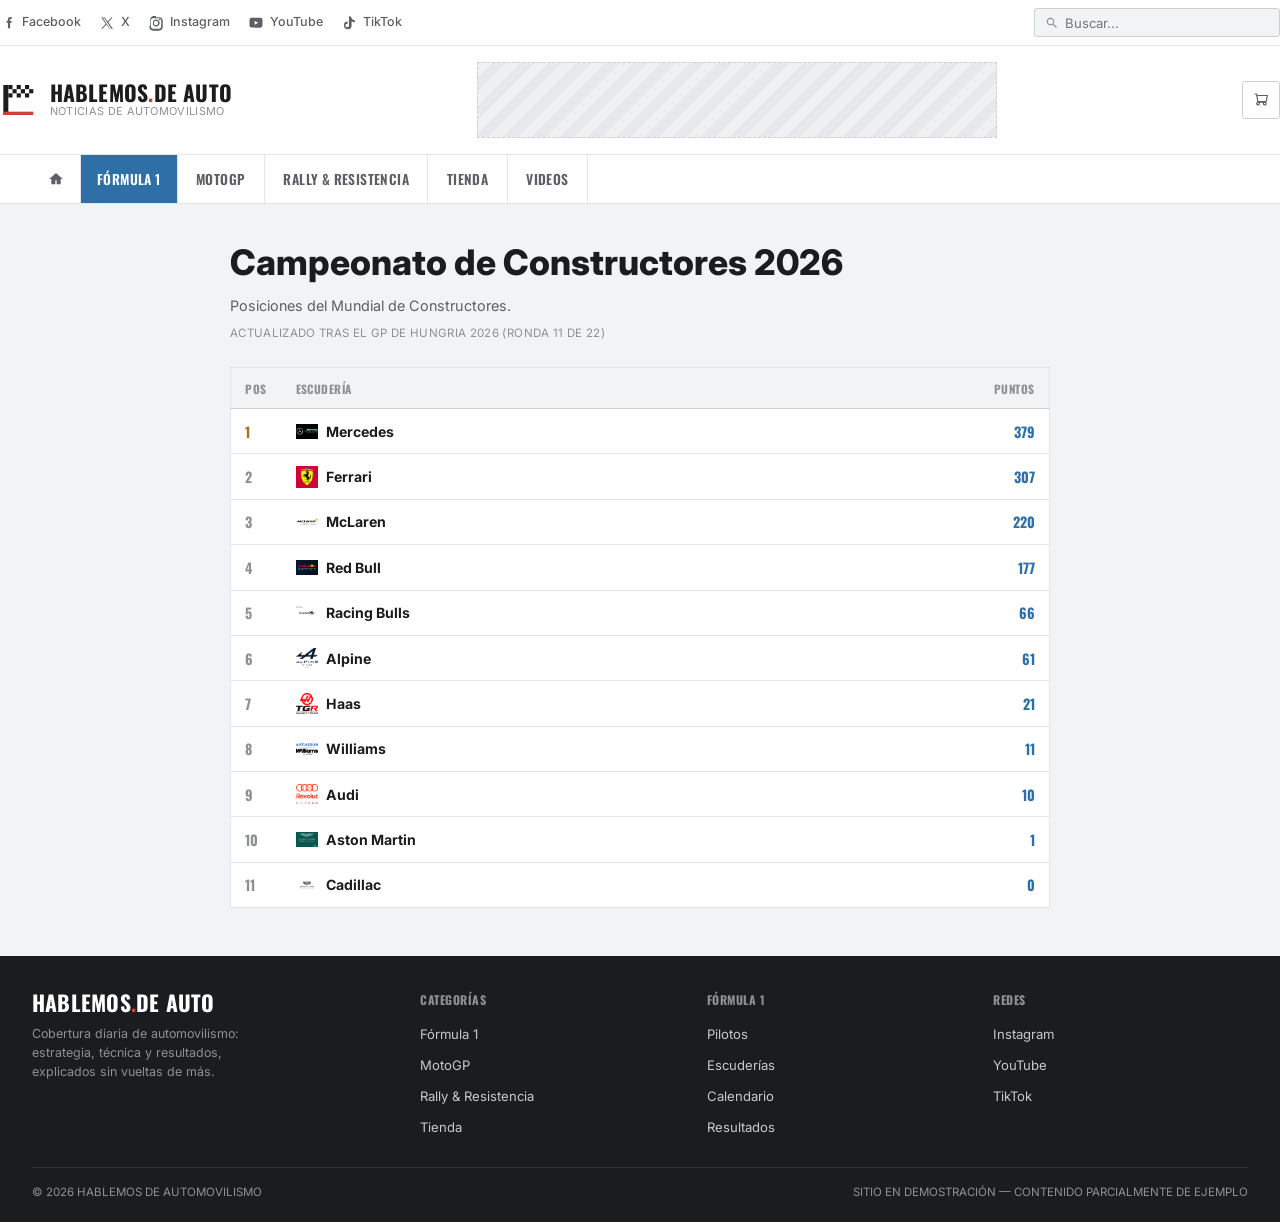
<file: escuderias.html>
<!DOCTYPE html>
<html lang="es">
<head>
<meta charset="UTF-8">
<meta name="viewport" content="width=device-width, initial-scale=1.0">
<title>Escuderías — Hablemos de Automovilismo</title>
<meta name="google-adsense-account" content="ca-pub-1893605982220629">
<link rel="preconnect" href="https://fonts.googleapis.com">
<link href="https://fonts.googleapis.com/css2?family=Oswald:wght@400;500;600;700&family=Inter:wght@400;500;600;700;800&display=swap" rel="stylesheet">
<link rel="stylesheet" href="styles.css">
<script async src="https://pagead2.googlesyndication.com/pagead/js/adsbygoogle.js?client=ca-pub-1893605982220629" crossorigin="anonymous"></script>
</head>
<body>
<div class="util-bar">
  <div class="wrap util-row">
    <div class="social-strip">
      <a href="https://www.facebook.com/nico.eze.melo" target="_blank" rel="noopener">
        <svg viewBox="0 0 24 24"><path d="M15.12 8.44h2.4l-.37 3.13h-2.03v8.23h-3.24v-8.23H9.9V8.44h1.98V6.87c0-1 .27-2.02.9-2.72.64-.71 1.62-1.05 2.9-1.05.93 0 1.6.07 1.85.1v2.82h-1.34c-.65 0-1.07.16-1.28.4-.2.25-.29.6-.29 1.1v1.92z"/></svg>
        Facebook
      </a>
      <a href="https://x.com/nmelo90" target="_blank" rel="noopener">
        <svg viewBox="0 0 24 24"><path d="M13.9 10.86 20.3 3.6h-1.9l-5.5 6.27L8.6 3.6H3.4l6.7 9.6-6.7 7.6h1.9l5.8-6.6 4.6 6.6h5.2l-6.9-9.94zM11.8 13.4l-.67-.95L5.8 5.02h2.1l4.3 6.14.67.95 5.6 8h-2.1L11.8 13.4z"/></svg>
        X
      </a>
      <a href="https://www.instagram.com/nmelo_90/" target="_blank" rel="noopener">
        <svg viewBox="0 0 24 24"><path d="M12 3.2c2.7 0 3 .01 4.12.06 1.1.05 1.85.23 2.5.48.68.26 1.25.62 1.82 1.19.57.57.93 1.14 1.19 1.82.25.65.43 1.4.48 2.5.05 1.12.06 1.42.06 4.12s-.01 3-.06 4.12c-.05 1.1-.23 1.85-.48 2.5a5 5 0 0 1-1.19 1.82 5 5 0 0 1-1.82 1.19c-.65.25-1.4.43-2.5.48-1.12.05-1.42.06-4.12.06s-3-.01-4.12-.06c-1.1-.05-1.85-.23-2.5-.48a5 5 0 0 1-1.82-1.19 5 5 0 0 1-1.19-1.82c-.25-.65-.43-1.4-.48-2.5C3.21 15 3.2 14.7 3.2 12s.01-3 .06-4.12c.05-1.1.23-1.85.48-2.5.26-.68.62-1.25 1.19-1.82A5 5 0 0 1 6.75 1.9c.65-.25 1.4-.43 2.5-.48C10.37 1.37 10.67 1.36 12 1.36V3.2zm0 1.62c-2.65 0-2.96.01-4.01.06-.9.04-1.39.19-1.71.32-.43.17-.74.37-1.06.69-.32.32-.52.63-.69 1.06-.13.32-.28.81-.32 1.7-.05 1.06-.06 1.37-.06 4.01s.01 2.96.06 4.01c.04.9.19 1.39.32 1.71.17.43.37.74.69 1.06.32.32.63.52 1.06.69.32.13.81.28 1.7.32 1.06.05 1.37.06 4.02.06s2.96-.01 4.02-.06c.9-.04 1.39-.19 1.7-.32.43-.17.74-.37 1.06-.69.32-.32.52-.63.69-1.06.13-.32.28-.81.32-1.7.05-1.06.06-1.37.06-4.02s-.01-2.96-.06-4.01c-.04-.9-.19-1.39-.32-1.71a2.85 2.85 0 0 0-.69-1.06 2.85 2.85 0 0 0-1.06-.69c-.32-.13-.81-.28-1.7-.32-1.06-.05-1.37-.06-4.02-.06zM12 6.87A5.13 5.13 0 1 1 12 17.1 5.13 5.13 0 0 1 12 6.87zm0 8.46a3.33 3.33 0 1 0 0-6.66 3.33 3.33 0 0 0 0 6.66zm6.53-8.66a1.2 1.2 0 1 1-2.4 0 1.2 1.2 0 0 1 2.4 0z"/></svg>
        Instagram
      </a>
      <a href="https://www.youtube.com/@Nmelo90" target="_blank" rel="noopener">
        <svg viewBox="0 0 24 24"><path d="M21.6 7.2s-.21-1.5-.86-2.16c-.82-.87-1.74-.87-2.16-.92C15.6 4 12 4 12 4h-.01s-3.6 0-6.58.12c-.42.05-1.34.05-2.16.92C2.6 5.7 2.4 7.2 2.4 7.2S2.18 8.95 2.18 10.7v1.6c0 1.75.22 3.5.22 3.5s.2 1.5.85 2.16c.82.87 1.9.84 2.38.94C7.4 19.06 12 19.1 12 19.1s3.6-.01 6.58-.13c.42-.05 1.34-.05 2.16-.92.65-.66.86-2.16.86-2.16s.22-1.75.22-3.5v-1.6c0-1.75-.22-3.5-.22-3.5zM9.98 14.6V8.9l5.5 2.86-5.5 2.85z"/></svg>
        YouTube
      </a>
      <a href="https://www.tiktok.com/@nmelo90" target="_blank" rel="noopener">
        <svg viewBox="0 0 24 24"><path d="M16.6 5.82c-.97-.9-1.56-2.14-1.6-3.55h-3.05v13.4c0 1.5-1.22 2.72-2.72 2.72a2.72 2.72 0 0 1 0-5.44c.28 0 .55.04.8.12V9.9a5.77 5.77 0 0 0-.8-.06A5.77 5.77 0 1 0 15.9 15.6V9.28a8.6 8.6 0 0 0 4.97 1.58V7.8a5.6 5.6 0 0 1-4.27-1.98z"/></svg>
        TikTok
      </a>
    </div>
    <div class="search-box">
      <svg viewBox="0 0 24 24"><path d="M15.5 14h-.79l-.28-.27a6.5 6.5 0 1 0-.7.7l.27.28v.79l5 5 1.5-1.5-5-5zm-6 0a4.5 4.5 0 1 1 0-9 4.5 4.5 0 0 1 0 9z"/></svg>
      <input type="text" placeholder="Buscar...">
    </div>
  </div>
</div>

<header class="site">
  <div class="wrap header-row">
    <a href="index.html" class="logo">
      <svg viewBox="0 0 48 48" aria-hidden="true">
        <rect x="4" y="6" width="6" height="36" fill="#1b1c1e"/>
        <g>
          <rect x="10" y="6" width="5" height="5" fill="#1b1c1e"/>
          <rect x="20" y="6" width="5" height="5" fill="#1b1c1e"/>
          <rect x="30" y="6" width="5" height="5" fill="#1b1c1e"/>
          <rect x="15" y="11" width="5" height="5" fill="#1b1c1e"/>
          <rect x="25" y="11" width="5" height="5" fill="#1b1c1e"/>
          <rect x="35" y="11" width="5" height="5" fill="#1b1c1e"/>
          <rect x="10" y="16" width="5" height="5" fill="#1b1c1e"/>
          <rect x="20" y="16" width="5" height="5" fill="#1b1c1e"/>
          <rect x="30" y="16" width="5" height="5" fill="#1b1c1e"/>
        </g>
        <path d="M4 42 L40 42 L40 38 L4 38 Z" fill="#c94436"/>
      </svg>
      <div class="logo-text">
        <div class="name">Hablemos<span>.</span>de Auto</div>
        <div class="tagline">NOTICIAS DE AUTOMOVILISMO</div>
      </div>
    </a>
    <div class="ad-slot">
      <ins class="adsbygoogle" style="display:block; width:100%; height:100%;" data-ad-client="ca-pub-1893605982220629" data-ad-slot="0000000000" data-ad-format="horizontal" data-full-width-responsive="true"></ins>
    </div>
    <div class="header-extra">
      <a href="index.html#tienda" class="btn-cart" aria-label="Ver carrito">
        <svg viewBox="0 0 24 24" aria-hidden="true"><path d="M4 4h2l.4 2M6.4 6h14.1l-1.6 8H7.6M6.4 6 8 15h10.5M8 15a1.8 1.8 0 1 0 0 3.6A1.8 1.8 0 0 0 8 15zm9 0a1.8 1.8 0 1 0 0 3.6 1.8 1.8 0 0 0 0-3.6z" fill="none" stroke="currentColor" stroke-width="1.6" stroke-linecap="round" stroke-linejoin="round"/></svg>
      </a>
    </div>
  </div>
</header>

<nav class="tabs">
  <div class="wrap tabs-row">
    <a href="index.html" aria-label="Inicio"><svg viewBox="0 0 24 24"><path d="M12 3 2 12h3v8h6v-6h2v6h6v-8h3z"/></svg></a>
    <div class="has-drop">
      <a href="index.html#formula1" class="tab-f1 active">Fórmula 1</a>
      <div class="dropdown">
        <div class="drop-links">
          <a href="pilotos.html">Pilotos</a>
          <a href="escuderias.html">Escuderías</a>
          <a href="calendario.html">Calendario</a>
          <a href="resultados.html">Resultados</a>
        </div>
        <div class="drop-articles">
          <div class="drop-article"><span class="tag">Mercado de pases</span><a class="t" href="index.html#formula1">Se acerca la renovación de Franco</a></div>
          <div class="drop-article"><span class="tag">Técnica</span><a class="t" href="index.html#formula1">El nuevo piso trasero suma carga sin penalizar velocidad</a></div>
          <div class="drop-article"><span class="tag">Reglamento</span><a class="t" href="index.html#formula1">Sanción revierte el resultado en la última vuelta</a></div>
          <div class="drop-article"><span class="tag">Estrategia</span><a class="t" href="index.html#formula1">La ventana de parada se adelanta por lluvia</a></div>
        </div>
      </div>
    </div>
    <a href="index.html#motogp" class="tab-motogp">MotoGP</a>
    <a href="index.html#rally" class="tab-rally">Rally &amp; Resistencia</a>
    <a href="index.html#tienda" class="tab-tienda">Tienda</a>
    <a href="https://www.youtube.com/@Nmelo90" target="_blank" rel="noopener" class="tab-redes">Videos</a>
  </div>
</nav>
<div class="wrap"><div class="article-wrap">
<div class="sub-hero">
  <h1>Campeonato de Constructores 2026</h1>
  <p>Posiciones del Mundial de Constructores.</p>
  <span class="updated" id="updatedLabel">Cargando...</span>
</div>
<table class="standings-table">
  <thead><tr><th>Pos</th><th>Escudería</th><th style="text-align:right;">Puntos</th></tr></thead>
  <tbody id="teamsBody"><tr><td colspan="3" style="color:var(--text-faint);">Cargando posiciones...</td></tr></tbody>
</table>
<script>
  fetch('content/standings.json').then(r => r.json()).then(data => {
    document.getElementById('updatedLabel').textContent = data.updated || '';
    const teams = (data.teams || []).slice().sort((a,b) => (b.points||0) - (a.points||0));
    document.getElementById('teamsBody').innerHTML = teams.map((t,i) =>
      `<tr><td class="pos">${i+1}</td><td><div class="team-cell">${t.logo ? `<img class="team-logo" src="${t.logo}" alt="${t.name}">` : ''}<span class="name">${t.name}</span></div></td><td class="pts">${t.points}</td></tr>`
    ).join('');
  }).catch(() => { document.getElementById('teamsBody').innerHTML = '<tr><td colspan="3">No se pudieron cargar los datos.</td></tr>'; });
</script>
</div></div>
<footer>
  <div class="wrap">
    <div class="foot-grid">
      <div>
        <div class="logo-text"><div class="name" style="color:#fff;">Hablemos<span style="color:var(--red);">.</span>de Auto</div></div>
        <p style="color:#8d9095; font-size:0.78rem; margin-top:0.7rem; max-width:32ch;">Cobertura diaria de automovilismo: estrategia, técnica y resultados, explicados sin vueltas de más.</p>
      </div>
      <div>
        <h4>Categorías</h4>
        <ul><li><a href="index.html#formula1">Fórmula 1</a></li><li><a href="index.html#motogp">MotoGP</a></li><li><a href="index.html#rally">Rally &amp; Resistencia</a></li><li><a href="index.html#tienda">Tienda</a></li></ul>
      </div>
      <div>
        <h4>Fórmula 1</h4>
        <ul><li><a href="pilotos.html">Pilotos</a></li><li><a href="escuderias.html">Escuderías</a></li><li><a href="calendario.html">Calendario</a></li><li><a href="resultados.html">Resultados</a></li></ul>
      </div>
      <div>
        <h4>Redes</h4>
        <ul>
          <li><a href="https://www.instagram.com/nmelo_90/" target="_blank" rel="noopener">Instagram</a></li>
          <li><a href="https://www.youtube.com/@Nmelo90" target="_blank" rel="noopener">YouTube</a></li>
          <li><a href="https://www.tiktok.com/@nmelo90" target="_blank" rel="noopener">TikTok</a></li>
        </ul>
      </div>
    </div>
    <div class="foot-bottom">
      <span>© 2026 HABLEMOS DE AUTOMOVILISMO</span>
      <span>SITIO EN DEMOSTRACIÓN — CONTENIDO PARCIALMENTE DE EJEMPLO</span>
    </div>
  </div>
</footer>

<script>
  (adsbygoogle = window.adsbygoogle || []).push({});
</script>

</body>
</html>
</file>
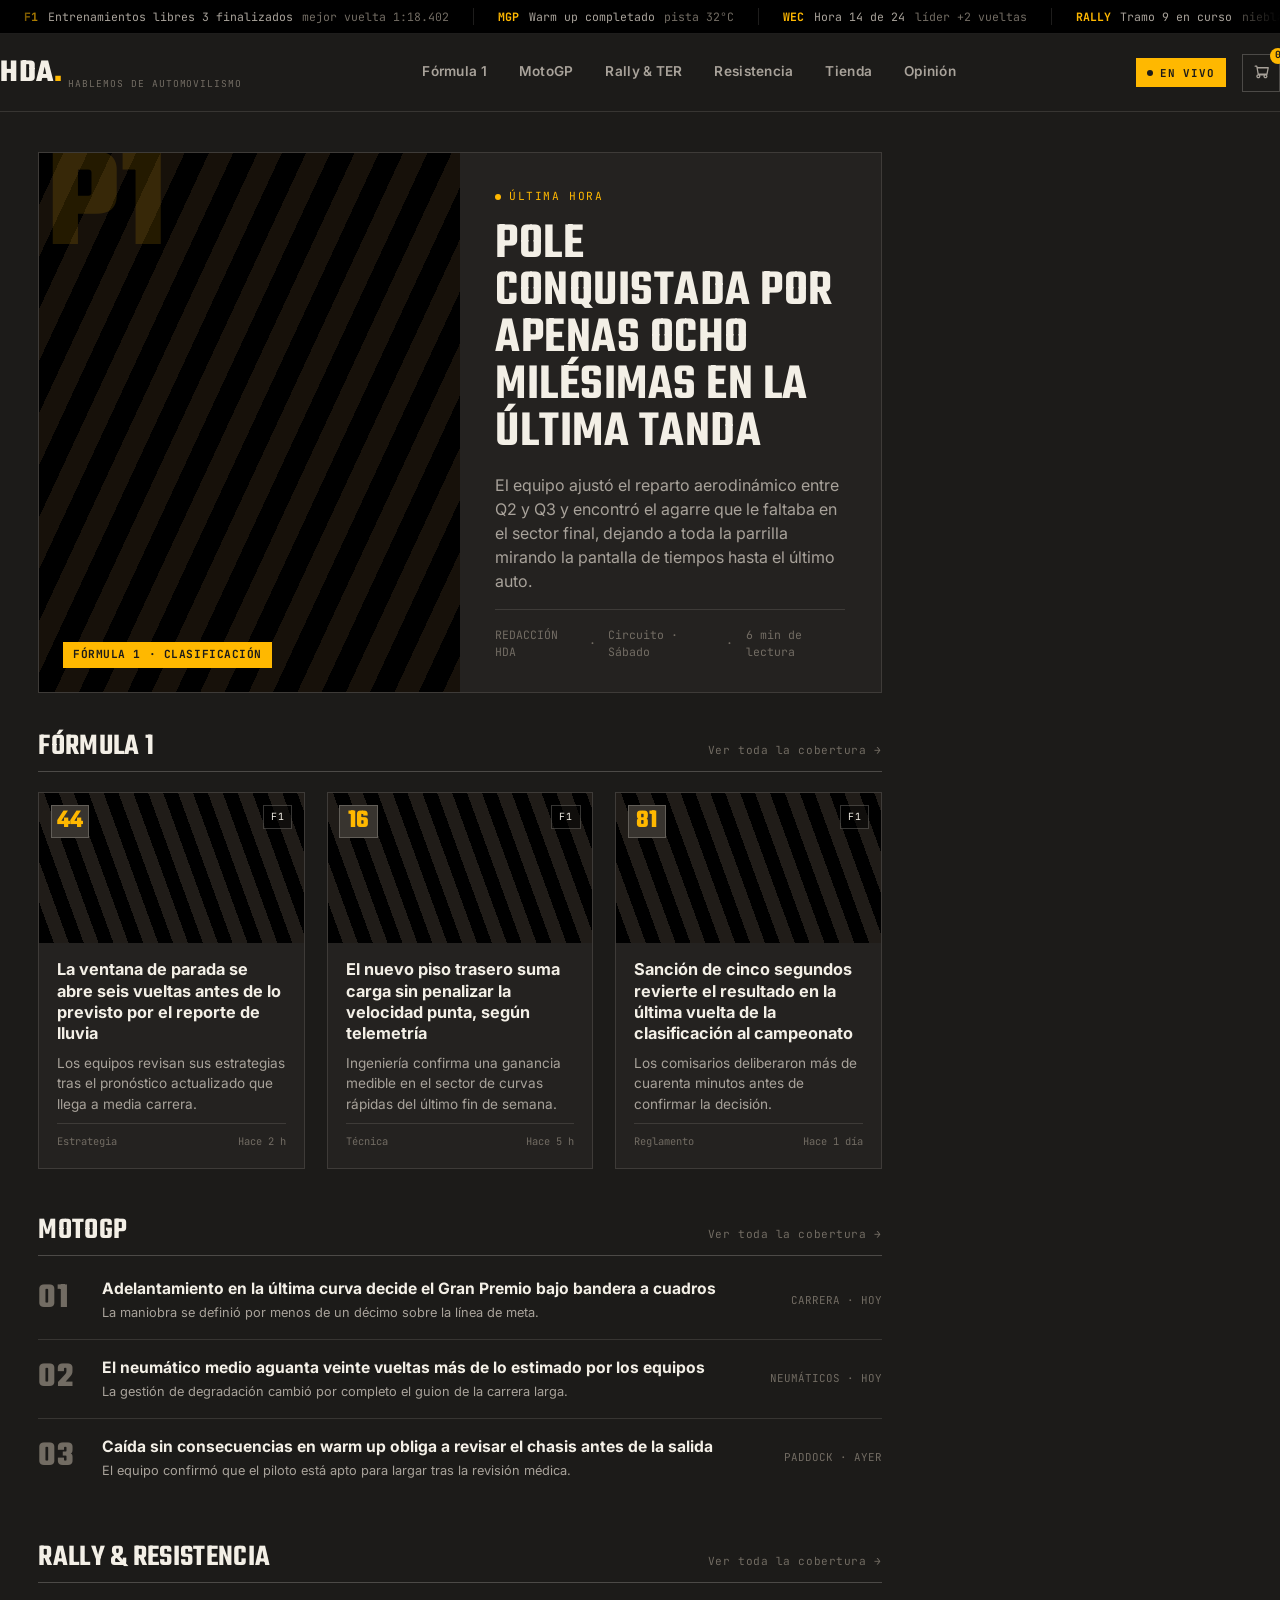
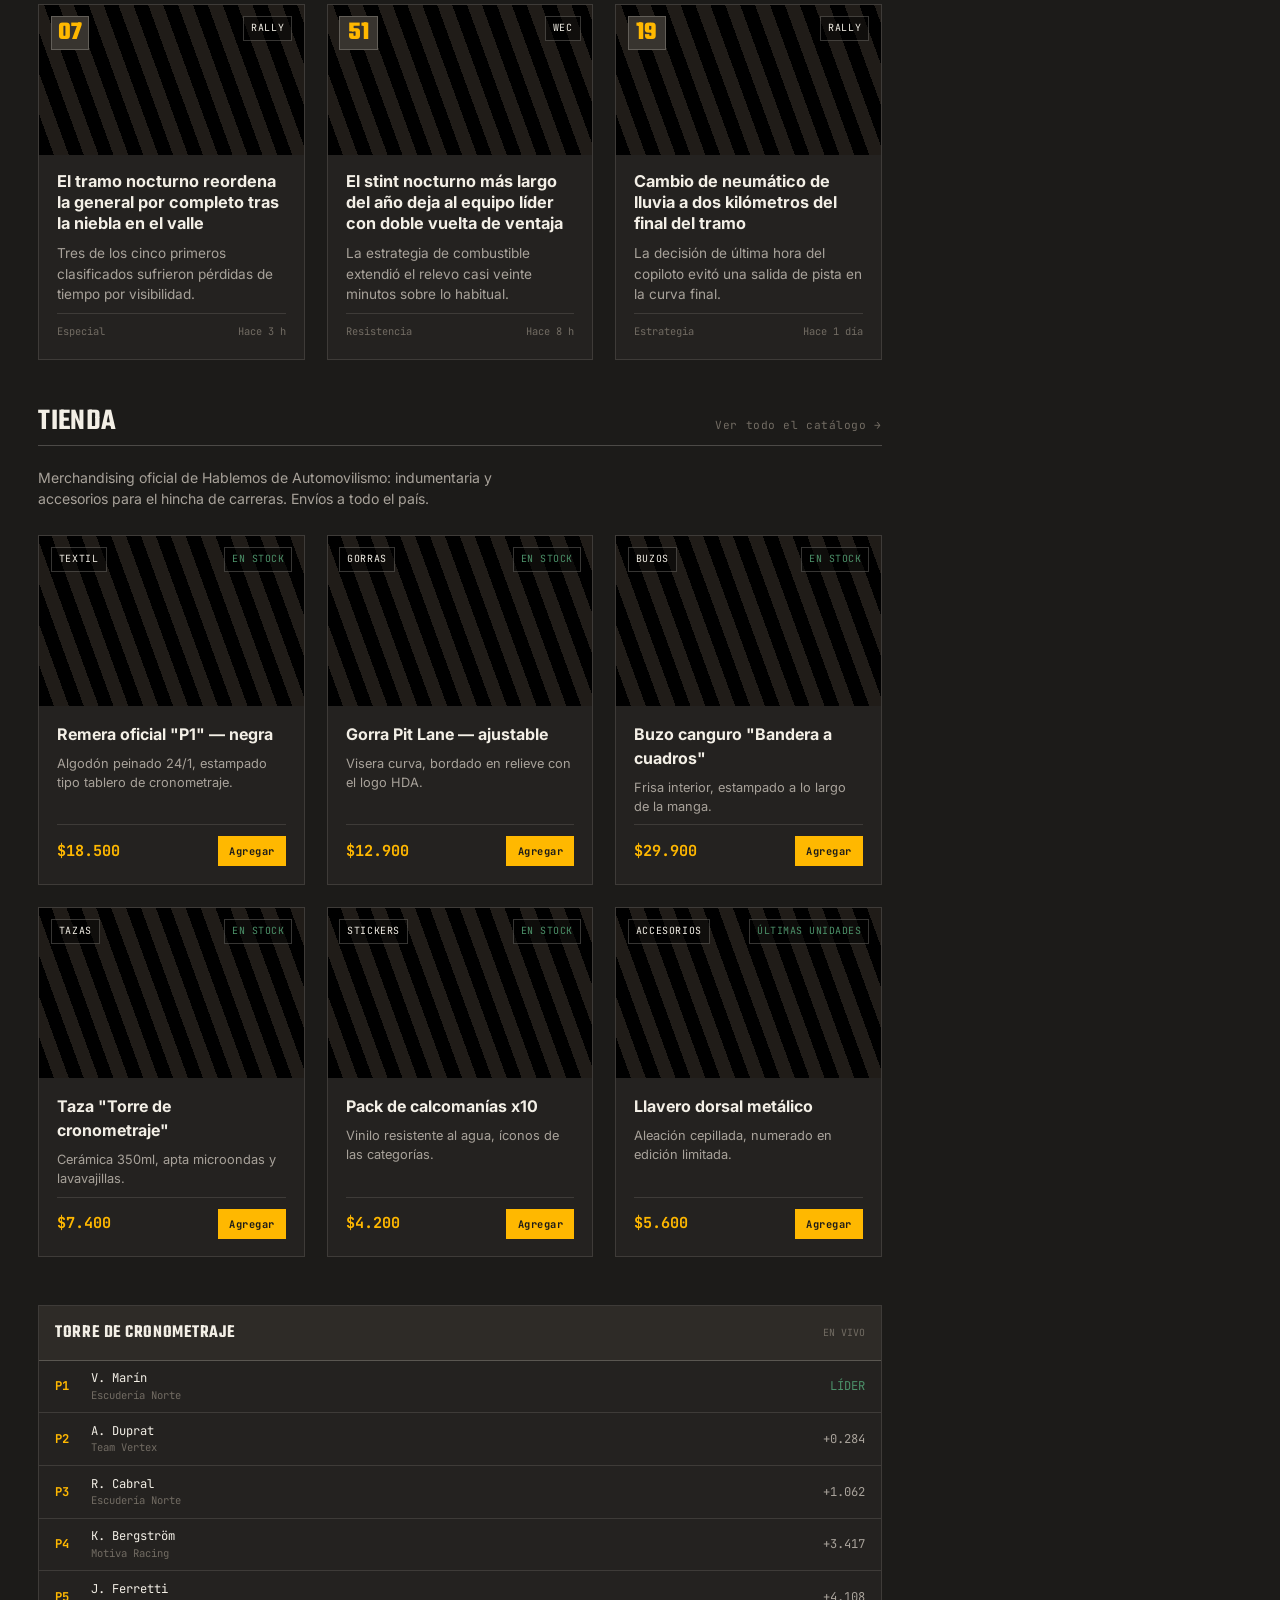
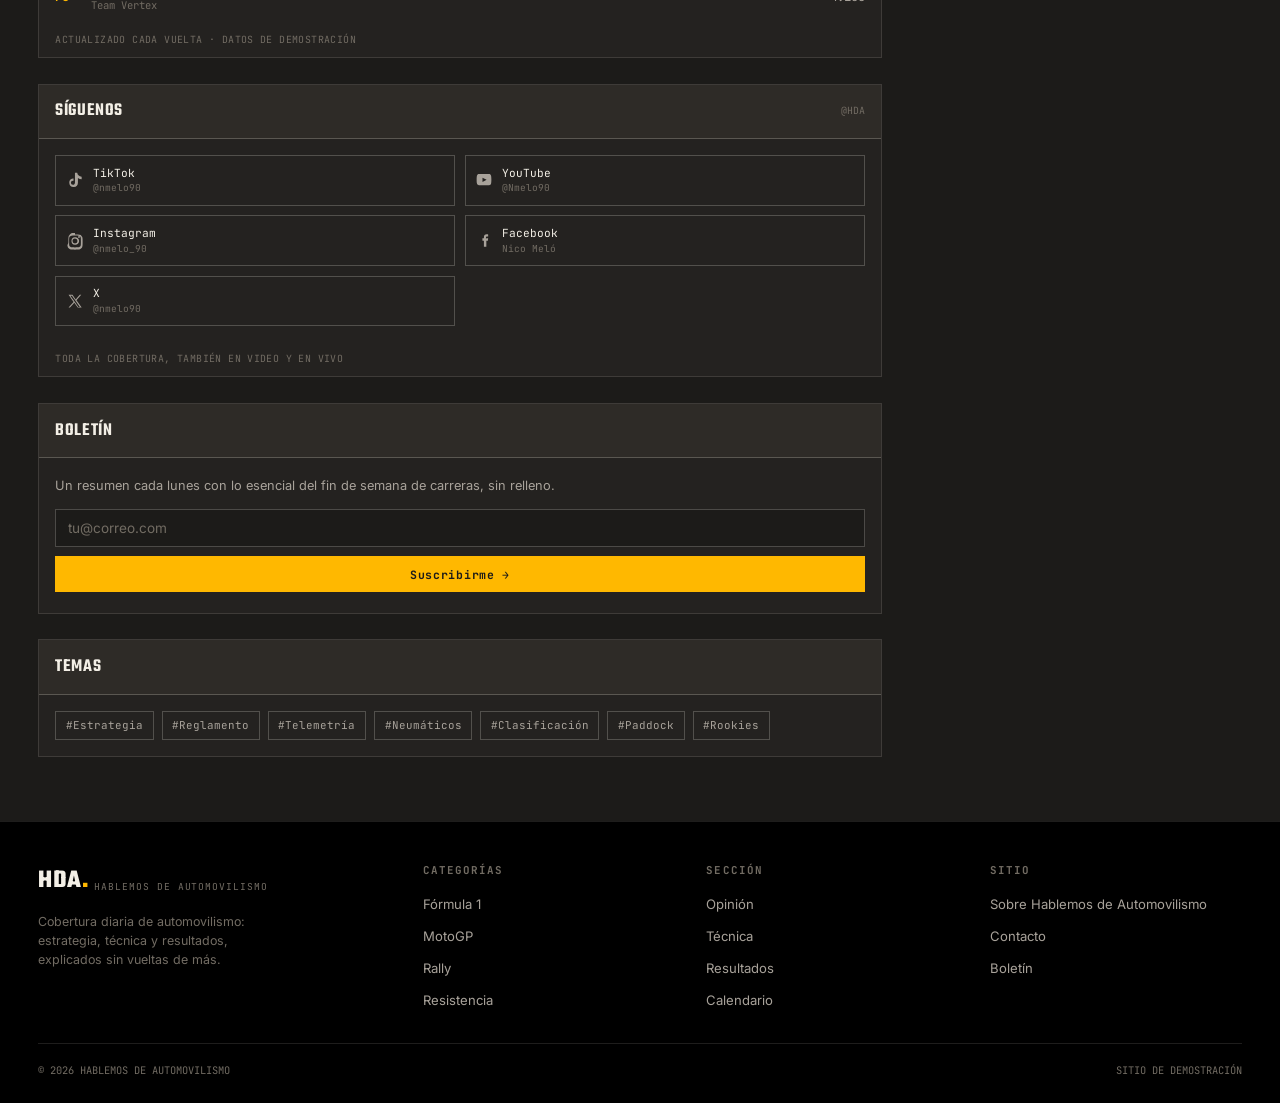
<file: index_2.html>
<!DOCTYPE html>
<html lang="es">
<head>
<meta charset="UTF-8">
<meta name="viewport" content="width=device-width, initial-scale=1.0">
<title>Hablemos de Automovilismo — Noticias de Carreras</title>
<link rel="preconnect" href="https://fonts.googleapis.com">
<link href="https://fonts.googleapis.com/css2?family=Teko:wght@400;500;600;700&family=Inter:wght@400;500;600;700;800&family=JetBrains+Mono:wght@400;500;700&display=swap" rel="stylesheet">
<style>
  :root{
    --bg: #1c1b19;
    --surface: #242220;
    --surface-2: #2e2b27;
    --surface-3: #38342f;
    --text: #f3efe6;
    --text-dim: #a8a29a;
    --text-faint: #726c63;
    --amber: #ffb800;
    --amber-dim: #7a5c05;
    --green: #4c9169;
    --line: rgba(243,239,230,0.12);
    --line-strong: rgba(243,239,230,0.22);
    --radius: 2px;
  }

  *{box-sizing:border-box; margin:0; padding:0;}
  html{scroll-behavior:smooth;}
  @media (prefers-reduced-motion: reduce){
    html{scroll-behavior:auto;}
    *{animation-duration:0.01ms !important; animation-iteration-count:1 !important; transition-duration:0.01ms !important;}
  }

  body{
    background:var(--bg);
    color:var(--text);
    font-family:'Inter', sans-serif;
    line-height:1.5;
    -webkit-font-smoothing:antialiased;
  }

  a{color:inherit; text-decoration:none;}
  img{max-width:100%; display:block;}

  ::selection{ background:var(--amber); color:#1c1b19; }

  :focus-visible{
    outline: 2px solid var(--amber);
    outline-offset: 3px;
  }

  .display{
    font-family:'Teko', sans-serif;
    font-weight:600;
    letter-spacing: 0.01em;
    text-transform:uppercase;
    line-height:0.92;
  }

  .mono{
    font-family:'JetBrains Mono', monospace;
  }

  .eyebrow{
    font-family:'JetBrains Mono', monospace;
    font-size:0.7rem;
    letter-spacing:0.14em;
    text-transform:uppercase;
    color:var(--amber);
    display:flex;
    align-items:center;
    gap:0.5rem;
  }
  .eyebrow::before{
    content:"";
    width:6px; height:6px;
    background:var(--amber);
    border-radius:50%;
    flex-shrink:0;
  }

  .wrap{
    max-width:1280px;
    margin:0 auto;
    padding:0 clamp(1rem, 3vw, 2.5rem);
  }

  /* ---------- TICKER ---------- */
  .ticker-bar{
    background:#000;
    border-bottom:1px solid var(--line);
    overflow:hidden;
    white-space:nowrap;
    position:relative;
  }
  .ticker-bar::after{
    content:"";
    position:absolute; inset:0;
    pointer-events:none;
    background:linear-gradient(90deg, #000 0%, transparent 4%, transparent 96%, #000 100%);
  }
  .ticker-track{
    display:inline-flex;
    align-items:center;
    animation: scroll-left 38s linear infinite;
    padding:0.5rem 0;
  }
  @keyframes scroll-left{
    from{ transform:translateX(0); }
    to{ transform:translateX(-50%); }
  }
  .ticker-item{
    font-family:'JetBrains Mono', monospace;
    font-size:0.72rem;
    color:var(--text-dim);
    padding:0 1.5rem;
    border-right:1px solid var(--line);
    display:inline-flex;
    gap:0.6rem;
  }
  .ticker-item b{ color:var(--amber); font-weight:700;}
  .ticker-item .gap{ color:var(--text-faint); }

  /* ---------- HEADER ---------- */
  header.site{
    background:var(--bg);
    border-bottom:1px solid var(--line);
    position:sticky;
    top:0;
    z-index:50;
  }
  .nav-row{
    display:flex;
    align-items:center;
    justify-content:space-between;
    padding:0.9rem 0;
    gap:1.5rem;
  }
  .logo{
    display:flex;
    align-items:baseline;
    gap:0.35rem;
    flex-shrink:0;
  }
  .logo .mark{
    font-family:'Teko', sans-serif;
    font-weight:700;
    font-size:2rem;
    letter-spacing:0.02em;
    color:var(--text);
  }
  .logo .mark span{ color:var(--amber); }
  .logo .sub{
    font-family:'JetBrains Mono', monospace;
    font-size:0.6rem;
    color:var(--text-faint);
    letter-spacing:0.1em;
    align-self:flex-end;
    padding-bottom:0.35rem;
  }
  nav.main{
    display:flex;
    gap:2rem;
  }
  nav.main a{
    font-size:0.85rem;
    font-weight:600;
    color:var(--text-dim);
    letter-spacing:0.02em;
    padding:0.3rem 0;
    border-bottom:2px solid transparent;
    transition:color 0.15s, border-color 0.15s;
  }
  nav.main a:hover, nav.main a:focus-visible{
    color:var(--text);
    border-color:var(--amber);
  }
  .nav-extra{
    display:flex;
    align-items:center;
    gap:1rem;
  }
  .btn-live{
    font-family:'JetBrains Mono', monospace;
    font-size:0.68rem;
    letter-spacing:0.08em;
    color:#1c1b19;
    background:var(--amber);
    padding:0.4rem 0.7rem;
    font-weight:700;
    display:flex;
    align-items:center;
    gap:0.4rem;
  }
  .btn-live .dot{
    width:6px; height:6px;
    background:#1c1b19;
    border-radius:50%;
    animation:pulse 1.4s ease-in-out infinite;
  }
  @keyframes pulse{
    0%,100%{ opacity:1; }
    50%{ opacity:0.3; }
  }
  .btn-cart{
    position:relative;
    display:flex;
    align-items:center;
    justify-content:center;
    width:38px; height:38px;
    border:1px solid var(--line-strong);
    color:var(--text-dim);
    transition:border-color 0.15s, color 0.15s;
  }
  .btn-cart svg{ width:19px; height:19px; }
  .btn-cart:hover{ border-color:var(--amber); color:var(--amber); }
  .cart-count{
    position:absolute;
    top:-7px; right:-7px;
    background:var(--amber);
    color:#1c1b19;
    font-family:'JetBrains Mono', monospace;
    font-size:0.62rem;
    font-weight:700;
    min-width:16px; height:16px;
    display:flex; align-items:center; justify-content:center;
    border-radius:50%;
    padding:0 2px;
  }
  .menu-toggle{
    display:none;
    background:none; border:1px solid var(--line-strong);
    color:var(--text);
    width:38px; height:38px;
    cursor:pointer;
    font-size:1rem;
  }

  /* ---------- LAYOUT ---------- */
  .content-grid{
    display:grid;
    grid-template-columns: 1fr 320px;
    gap: 2.5rem;
    padding: 2.5rem 0 4rem;
    align-items:start;
  }

  /* ---------- HERO ---------- */
  .hero{
    position:relative;
    border:1px solid var(--line);
    background:var(--surface);
    margin-bottom:2.5rem;
    overflow:hidden;
  }
  .hero-grid{
    display:grid;
    grid-template-columns: 1fr 1fr;
  }
  .hero-media{
    position:relative;
    background:
      repeating-linear-gradient(115deg, #000 0 22px, #17110a 22px 44px),
      linear-gradient(160deg,#3a2a10,#1c1b19 60%);
    min-height:420px;
    display:flex;
    align-items:flex-end;
    padding:1.5rem;
  }
  .hero-media .p1{
    font-family:'Teko', sans-serif;
    font-size:9rem;
    font-weight:700;
    color:rgba(255,184,0,0.14);
    position:absolute;
    top:-1rem; left:0.5rem;
    line-height:1;
    user-select:none;
  }
  .hero-media .cat-badge{
    font-family:'JetBrains Mono', monospace;
    font-size:0.7rem;
    font-weight:700;
    background:var(--amber);
    color:#1c1b19;
    padding:0.3rem 0.6rem;
    letter-spacing:0.05em;
  }
  .hero-body{
    padding:2.2rem 2.2rem 2rem;
    display:flex;
    flex-direction:column;
    gap:1rem;
  }
  .hero-title{
    font-size:clamp(2.2rem, 4vw, 3.4rem);
    color:var(--text);
  }
  .hero-dek{
    color:var(--text-dim);
    font-size:1rem;
    max-width:46ch;
  }
  .byline{
    font-family:'JetBrains Mono', monospace;
    font-size:0.72rem;
    color:var(--text-faint);
    display:flex;
    gap:0.8rem;
    align-items:center;
    margin-top:auto;
    padding-top:1rem;
    border-top:1px solid var(--line);
  }

  /* ---------- SECTION HEADER ---------- */
  .section-head{
    display:flex;
    align-items:baseline;
    justify-content:space-between;
    border-bottom:1px solid var(--line-strong);
    padding-bottom:0.6rem;
    margin-bottom:1.3rem;
  }
  .section-head h2{
    font-family:'Teko', sans-serif;
    font-weight:600;
    font-size:1.9rem;
    text-transform:uppercase;
    letter-spacing:0.01em;
  }
  .section-head a{
    font-family:'JetBrains Mono', monospace;
    font-size:0.7rem;
    color:var(--text-faint);
    letter-spacing:0.05em;
  }
  .section-head a:hover{ color:var(--amber); }

  section.category{ margin-bottom:3rem; }

  /* ---------- CARDS ---------- */
  .card-grid{
    display:grid;
    grid-template-columns:repeat(3, 1fr);
    gap:1.4rem;
  }
  .card{
    background:var(--surface);
    border:1px solid var(--line);
    display:flex;
    flex-direction:column;
    transition:border-color 0.15s, transform 0.15s;
  }
  .card:hover{
    border-color:var(--line-strong);
    transform:translateY(-2px);
  }
  .card-media{
    position:relative;
    height:150px;
    background:
      repeating-linear-gradient(70deg, #000 0 14px, #201c18 14px 28px);
    display:flex;
    align-items:flex-start;
    justify-content:space-between;
    padding:0.7rem;
  }
  .num-tag{
    font-family:'Teko', sans-serif;
    font-size:1.6rem;
    font-weight:700;
    background:var(--surface-3);
    color:var(--amber);
    width:2.4rem; height:2.1rem;
    display:flex; align-items:center; justify-content:center;
    border:1px solid var(--line-strong);
  }
  .cat-chip{
    font-family:'JetBrains Mono', monospace;
    font-size:0.62rem;
    letter-spacing:0.06em;
    color:var(--text);
    background:rgba(0,0,0,0.5);
    padding:0.25rem 0.45rem;
    border:1px solid var(--line-strong);
    height:fit-content;
  }
  .card-body{
    padding:1rem 1.1rem 1.2rem;
    display:flex;
    flex-direction:column;
    gap:0.55rem;
    flex:1;
  }
  .card-body h3{
    font-size:1.02rem;
    font-weight:700;
    line-height:1.3;
  }
  .card-body p{
    font-size:0.85rem;
    color:var(--text-dim);
    line-height:1.5;
  }
  .card-meta{
    margin-top:auto;
    font-family:'JetBrains Mono', monospace;
    font-size:0.65rem;
    color:var(--text-faint);
    display:flex;
    justify-content:space-between;
    padding-top:0.6rem;
    border-top:1px solid var(--line);
  }

  /* row list style for MotoGP section variant */
  .list-rows{
    display:flex;
    flex-direction:column;
  }
  .list-row{
    display:grid;
    grid-template-columns: 3rem 1fr auto;
    gap:1rem;
    align-items:center;
    padding:1rem 0;
    border-bottom:1px solid var(--line);
  }
  .list-row:first-child{ padding-top:0; }
  .list-row:last-child{ border-bottom:none; }
  .list-row .pos{
    font-family:'Teko', sans-serif;
    font-size:2.2rem;
    font-weight:700;
    color:var(--text-faint);
  }
  .list-row h3{ font-size:0.98rem; font-weight:700; margin-bottom:0.2rem;}
  .list-row p{ font-size:0.8rem; color:var(--text-dim); }
  .list-row .meta{
    font-family:'JetBrains Mono', monospace;
    font-size:0.68rem;
    color:var(--text-faint);
    text-align:right;
    white-space:nowrap;
  }

  /* ---------- TIENDA ---------- */
  .shop-intro{
    display:flex;
    justify-content:space-between;
    align-items:flex-end;
    gap:1.5rem;
    margin-bottom:1.6rem;
    flex-wrap:wrap;
  }
  .shop-intro p{
    color:var(--text-dim);
    font-size:0.88rem;
    max-width:52ch;
  }
  .product-card{
    background:var(--surface);
    border:1px solid var(--line);
    display:flex;
    flex-direction:column;
    transition:border-color 0.15s, transform 0.15s;
  }
  .product-card:hover{ border-color:var(--line-strong); transform:translateY(-2px); }
  .product-media{
    position:relative;
    height:170px;
    background:
      repeating-linear-gradient(70deg, #000 0 14px, #201c18 14px 28px);
    display:flex;
    align-items:flex-start;
    justify-content:space-between;
    padding:0.7rem;
  }
  .product-media .stock-chip{
    font-family:'JetBrains Mono', monospace;
    font-size:0.62rem;
    letter-spacing:0.05em;
    color:var(--green);
    background:rgba(0,0,0,0.55);
    padding:0.25rem 0.45rem;
    border:1px solid var(--line-strong);
  }
  .product-body{
    padding:1rem 1.1rem 1.1rem;
    display:flex;
    flex-direction:column;
    gap:0.5rem;
    flex:1;
  }
  .product-body h3{ font-size:1rem; font-weight:700; }
  .product-body .desc{ font-size:0.8rem; color:var(--text-dim); }
  .product-foot{
    margin-top:auto;
    display:flex;
    align-items:center;
    justify-content:space-between;
    gap:0.6rem;
    padding-top:0.7rem;
    border-top:1px solid var(--line);
  }
  .price{
    font-family:'JetBrains Mono', monospace;
    font-weight:700;
    color:var(--amber);
    font-size:0.95rem;
  }
  .add-btn{
    background:var(--amber);
    color:#1c1b19;
    border:none;
    padding:0.5rem 0.7rem;
    font-family:'JetBrains Mono', monospace;
    font-weight:700;
    font-size:0.65rem;
    letter-spacing:0.05em;
    cursor:pointer;
    transition:background 0.15s;
    white-space:nowrap;
  }
  .add-btn:hover{ background:#ffcc4d; }
  .add-btn.added{ background:var(--green); color:#0e1b14; }

  /* ---------- SIDEBAR ---------- */
  .sidebar{
    display:flex;
    flex-direction:column;
    gap:1.6rem;
    position:sticky;
    top:5.2rem;
  }
  .panel{
    background:var(--surface);
    border:1px solid var(--line);
  }
  .panel-head{
    display:flex;
    align-items:center;
    justify-content:space-between;
    padding:0.8rem 1rem;
    border-bottom:1px solid var(--line-strong);
    background:var(--surface-2);
  }
  .panel-head h3{
    font-family:'Teko', sans-serif;
    font-size:1.15rem;
    font-weight:600;
    letter-spacing:0.03em;
    text-transform:uppercase;
  }
  .panel-head .mono{
    font-size:0.62rem;
    color:var(--text-faint);
  }

  /* timing tower */
  .timing-row{
    display:grid;
    grid-template-columns: 1.6rem 1fr auto;
    gap:0.6rem;
    align-items:center;
    padding:0.55rem 1rem;
    border-bottom:1px solid var(--line);
    font-family:'JetBrains Mono', monospace;
    font-size:0.76rem;
  }
  .timing-row:last-child{ border-bottom:none; }
  .timing-row .p{
    color:var(--amber);
    font-weight:700;
  }
  .timing-row .drv{ color:var(--text); }
  .timing-row .team{ color:var(--text-faint); font-size:0.66rem; display:block;}
  .timing-row .gap{ color:var(--text-dim); text-align:right; }
  .timing-row.leader .gap{ color:var(--green); }

  .panel-foot{
    padding:0.6rem 1rem;
    font-family:'JetBrains Mono', monospace;
    font-size:0.62rem;
    color:var(--text-faint);
    letter-spacing:0.04em;
  }

  /* social */
  .social-grid{
    display:grid;
    grid-template-columns:repeat(2, 1fr);
    gap:0.6rem;
    padding:1rem;
  }
  .social-link{
    display:flex;
    align-items:center;
    gap:0.55rem;
    border:1px solid var(--line-strong);
    padding:0.55rem 0.6rem;
    transition:border-color 0.15s;
  }
  .social-link svg{
    width:18px; height:18px;
    fill:var(--text-dim);
    flex-shrink:0;
    transition:fill 0.15s;
  }
  .social-link:hover{ border-color:var(--amber); }
  .social-link:hover svg{ fill:var(--amber); }
  .social-link .s-name{
    display:block;
    font-family:'JetBrains Mono', monospace;
    font-size:0.7rem;
    color:var(--text);
  }
  .social-link .s-handle{
    display:block;
    font-family:'JetBrains Mono', monospace;
    font-size:0.6rem;
    color:var(--text-faint);
  }
  @media (max-width:640px){
    .social-grid{ grid-template-columns:1fr; }
  }

  /* newsletter */
  .panel.subscribe .panel-body{
    padding:1.1rem 1rem 1.3rem;
  }
  .panel.subscribe p{
    font-size:0.8rem;
    color:var(--text-dim);
    margin-bottom:0.9rem;
  }
  .sub-form{
    display:flex;
    flex-direction:column;
    gap:0.6rem;
  }
  .sub-form input{
    background:var(--bg);
    border:1px solid var(--line-strong);
    color:var(--text);
    padding:0.6rem 0.7rem;
    font-family:'Inter', sans-serif;
    font-size:0.85rem;
  }
  .sub-form input::placeholder{ color:var(--text-faint); }
  .sub-form button{
    background:var(--amber);
    color:#1c1b19;
    border:none;
    padding:0.65rem;
    font-family:'JetBrains Mono', monospace;
    font-weight:700;
    font-size:0.72rem;
    letter-spacing:0.06em;
    cursor:pointer;
    transition:background 0.15s;
  }
  .sub-form button:hover{ background:#ffcc4d; }

  /* tags panel */
  .tag-cloud{
    padding:1rem;
    display:flex;
    flex-wrap:wrap;
    gap:0.5rem;
  }
  .tag-cloud a{
    font-family:'JetBrains Mono', monospace;
    font-size:0.68rem;
    color:var(--text-dim);
    border:1px solid var(--line-strong);
    padding:0.35rem 0.6rem;
  }
  .tag-cloud a:hover{ border-color:var(--amber); color:var(--amber); }

  /* ---------- FOOTER ---------- */
  footer{
    border-top:1px solid var(--line);
    background:#000;
    padding:2.5rem 0 1.5rem;
  }
  .foot-grid{
    display:grid;
    grid-template-columns: 1.4fr repeat(3, 1fr);
    gap:2rem;
    padding-bottom:2rem;
  }
  .foot-grid h4{
    font-family:'JetBrains Mono', monospace;
    font-size:0.68rem;
    letter-spacing:0.1em;
    color:var(--text-faint);
    margin-bottom:0.8rem;
    text-transform:uppercase;
  }
  .foot-grid ul{ list-style:none; display:flex; flex-direction:column; gap:0.5rem;}
  .foot-grid a{ font-size:0.82rem; color:var(--text-dim); }
  .foot-grid a:hover{ color:var(--amber); }
  .foot-bottom{
    border-top:1px solid var(--line);
    padding-top:1.2rem;
    display:flex;
    justify-content:space-between;
    align-items:center;
    flex-wrap:wrap;
    gap:0.8rem;
    font-family:'JetBrains Mono', monospace;
    font-size:0.65rem;
    color:var(--text-faint);
  }

  /* ---------- RESPONSIVE ---------- */
  @media (max-width: 980px){
    .content-grid{ grid-template-columns:1fr; }
    .sidebar{ position:static; }
    .card-grid{ grid-template-columns:repeat(2,1fr); }
    .hero-grid{ grid-template-columns:1fr; }
    .hero-media{ min-height:260px; }
    .foot-grid{ grid-template-columns:1fr 1fr; }
  }
  @media (max-width: 640px){
    nav.main{ display:none; }
    .menu-toggle{ display:block; }
    .card-grid{ grid-template-columns:1fr; }
    .foot-grid{ grid-template-columns:1fr 1fr; }
    .list-row{ grid-template-columns:2.4rem 1fr; }
    .list-row .meta{ grid-column:2; text-align:left; }
  }
</style>
</head>
<body>

<div class="ticker-bar">
  <div class="ticker-track" id="tickerTrack"></div>
</div>

<header class="site">
  <div class="wrap nav-row">
    <a href="#" class="logo">
      <span class="mark">HDA<span>.</span></span>
      <span class="sub">HABLEMOS DE AUTOMOVILISMO</span>
    </a>
    <nav class="main">
      <a href="#formula1">Fórmula 1</a>
      <a href="#motogp">MotoGP</a>
      <a href="#rally">Rally &amp; TER</a>
      <a href="#resistencia">Resistencia</a>
      <a href="#tienda">Tienda</a>
      <a href="#opinion">Opinión</a>
    </nav>
    <div class="nav-extra">
      <a href="#" class="btn-live"><span class="dot"></span>EN VIVO</a>
      <a href="#tienda" class="btn-cart" aria-label="Ver carrito">
        <svg viewBox="0 0 24 24" aria-hidden="true"><path d="M4 4h2l.4 2M6.4 6h14.1l-1.6 8H7.6M6.4 6 8 15h10.5M8 15a1.8 1.8 0 1 0 0 3.6A1.8 1.8 0 0 0 8 15zm9 0a1.8 1.8 0 1 0 0 3.6 1.8 1.8 0 0 0 0-3.6z" fill="none" stroke="currentColor" stroke-width="1.6" stroke-linecap="round" stroke-linejoin="round"/></svg>
        <span class="cart-count" id="cartCount">0</span>
      </a>
      <button class="menu-toggle" aria-label="Abrir menú">☰</button>
    </div>
  </div>
</header>

<div class="wrap">
  <div class="content-grid">

    <main>
      <!-- HERO -->
      <article class="hero">
        <div class="hero-grid">
          <div class="hero-media">
            <span class="p1">P1</span>
            <span class="cat-badge">FÓRMULA 1 · CLASIFICACIÓN</span>
          </div>
          <div class="hero-body">
            <span class="eyebrow">Última hora</span>
            <h1 class="hero-title display">Pole conquistada por apenas ocho milésimas en la última tanda</h1>
            <p class="hero-dek">El equipo ajustó el reparto aerodinámico entre Q2 y Q3 y encontró el agarre que le faltaba en el sector final, dejando a toda la parrilla mirando la pantalla de tiempos hasta el último auto.</p>
            <div class="byline">
              <span>REDACCIÓN HDA</span>
              <span>·</span>
              <span>Circuito · Sábado</span>
              <span>·</span>
              <span>6 min de lectura</span>
            </div>
          </div>
        </div>
      </article>

      <!-- F1 SECTION -->
      <section class="category" id="formula1">
        <div class="section-head">
          <h2 class="display">Fórmula 1</h2>
          <a href="#">Ver toda la cobertura →</a>
        </div>
        <div class="card-grid">
          <article class="card">
            <div class="card-media">
              <span class="num-tag">44</span>
              <span class="cat-chip">F1</span>
            </div>
            <div class="card-body">
              <h3>La ventana de parada se abre seis vueltas antes de lo previsto por el reporte de lluvia</h3>
              <p>Los equipos revisan sus estrategias tras el pronóstico actualizado que llega a media carrera.</p>
              <div class="card-meta"><span>Estrategia</span><span>Hace 2 h</span></div>
            </div>
          </article>
          <article class="card">
            <div class="card-media">
              <span class="num-tag">16</span>
              <span class="cat-chip">F1</span>
            </div>
            <div class="card-body">
              <h3>El nuevo piso trasero suma carga sin penalizar la velocidad punta, según telemetría</h3>
              <p>Ingeniería confirma una ganancia medible en el sector de curvas rápidas del último fin de semana.</p>
              <div class="card-meta"><span>Técnica</span><span>Hace 5 h</span></div>
            </div>
          </article>
          <article class="card">
            <div class="card-media">
              <span class="num-tag">81</span>
              <span class="cat-chip">F1</span>
            </div>
            <div class="card-body">
              <h3>Sanción de cinco segundos revierte el resultado en la última vuelta de la clasificación al campeonato</h3>
              <p>Los comisarios deliberaron más de cuarenta minutos antes de confirmar la decisión.</p>
              <div class="card-meta"><span>Reglamento</span><span>Hace 1 día</span></div>
            </div>
          </article>
        </div>
      </section>

      <!-- MOTOGP SECTION (list style) -->
      <section class="category" id="motogp">
        <div class="section-head">
          <h2 class="display">MotoGP</h2>
          <a href="#">Ver toda la cobertura →</a>
        </div>
        <div class="list-rows">
          <div class="list-row">
            <span class="pos display">01</span>
            <div>
              <h3>Adelantamiento en la última curva decide el Gran Premio bajo bandera a cuadros</h3>
              <p>La maniobra se definió por menos de un décimo sobre la línea de meta.</p>
            </div>
            <span class="meta mono">CARRERA · HOY</span>
          </div>
          <div class="list-row">
            <span class="pos display">02</span>
            <div>
              <h3>El neumático medio aguanta veinte vueltas más de lo estimado por los equipos</h3>
              <p>La gestión de degradación cambió por completo el guion de la carrera larga.</p>
            </div>
            <span class="meta mono">NEUMÁTICOS · HOY</span>
          </div>
          <div class="list-row">
            <span class="pos display">03</span>
            <div>
              <h3>Caída sin consecuencias en warm up obliga a revisar el chasis antes de la salida</h3>
              <p>El equipo confirmó que el piloto está apto para largar tras la revisión médica.</p>
            </div>
            <span class="meta mono">PADDOCK · AYER</span>
          </div>
        </div>
      </section>

      <!-- RALLY / RESISTENCIA SECTION -->
      <section class="category" id="rally">
        <div class="section-head">
          <h2 class="display">Rally &amp; Resistencia</h2>
          <a href="#">Ver toda la cobertura →</a>
        </div>
        <div class="card-grid">
          <article class="card">
            <div class="card-media">
              <span class="num-tag">07</span>
              <span class="cat-chip">RALLY</span>
            </div>
            <div class="card-body">
              <h3>El tramo nocturno reordena la general por completo tras la niebla en el valle</h3>
              <p>Tres de los cinco primeros clasificados sufrieron pérdidas de tiempo por visibilidad.</p>
              <div class="card-meta"><span>Especial</span><span>Hace 3 h</span></div>
            </div>
          </article>
          <article class="card">
            <div class="card-media">
              <span class="num-tag">51</span>
              <span class="cat-chip">WEC</span>
            </div>
            <div class="card-body">
              <h3>El stint nocturno más largo del año deja al equipo líder con doble vuelta de ventaja</h3>
              <p>La estrategia de combustible extendió el relevo casi veinte minutos sobre lo habitual.</p>
              <div class="card-meta"><span>Resistencia</span><span>Hace 8 h</span></div>
            </div>
          </article>
          <article class="card">
            <div class="card-media">
              <span class="num-tag">19</span>
              <span class="cat-chip">RALLY</span>
            </div>
            <div class="card-body">
              <h3>Cambio de neumático de lluvia a dos kilómetros del final del tramo</h3>
              <p>La decisión de última hora del copiloto evitó una salida de pista en la curva final.</p>
              <div class="card-meta"><span>Estrategia</span><span>Hace 1 día</span></div>
            </div>
          </article>
        </div>
      </section>

      <!-- TIENDA -->
      <section class="category" id="tienda">
        <div class="section-head">
          <h2 class="display">Tienda</h2>
          <a href="#">Ver todo el catálogo →</a>
        </div>
        <div class="shop-intro">
          <p>Merchandising oficial de Hablemos de Automovilismo: indumentaria y accesorios para el hincha de carreras. Envíos a todo el país.</p>
        </div>
        <div class="card-grid">
          <article class="product-card">
            <div class="product-media">
              <span class="cat-chip">TEXTIL</span>
              <span class="stock-chip">EN STOCK</span>
            </div>
            <div class="product-body">
              <h3>Remera oficial "P1" — negra</h3>
              <p class="desc">Algodón peinado 24/1, estampado tipo tablero de cronometraje.</p>
              <div class="product-foot">
                <span class="price">$18.500</span>
                <button class="add-btn" data-product="Remera oficial P1">Agregar</button>
              </div>
            </div>
          </article>
          <article class="product-card">
            <div class="product-media">
              <span class="cat-chip">GORRAS</span>
              <span class="stock-chip">EN STOCK</span>
            </div>
            <div class="product-body">
              <h3>Gorra Pit Lane — ajustable</h3>
              <p class="desc">Visera curva, bordado en relieve con el logo HDA.</p>
              <div class="product-foot">
                <span class="price">$12.900</span>
                <button class="add-btn" data-product="Gorra Pit Lane">Agregar</button>
              </div>
            </div>
          </article>
          <article class="product-card">
            <div class="product-media">
              <span class="cat-chip">BUZOS</span>
              <span class="stock-chip">EN STOCK</span>
            </div>
            <div class="product-body">
              <h3>Buzo canguro "Bandera a cuadros"</h3>
              <p class="desc">Frisa interior, estampado a lo largo de la manga.</p>
              <div class="product-foot">
                <span class="price">$29.900</span>
                <button class="add-btn" data-product="Buzo Bandera a cuadros">Agregar</button>
              </div>
            </div>
          </article>
          <article class="product-card">
            <div class="product-media">
              <span class="cat-chip">TAZAS</span>
              <span class="stock-chip">EN STOCK</span>
            </div>
            <div class="product-body">
              <h3>Taza "Torre de cronometraje"</h3>
              <p class="desc">Cerámica 350ml, apta microondas y lavavajillas.</p>
              <div class="product-foot">
                <span class="price">$7.400</span>
                <button class="add-btn" data-product="Taza Torre de cronometraje">Agregar</button>
              </div>
            </div>
          </article>
          <article class="product-card">
            <div class="product-media">
              <span class="cat-chip">STICKERS</span>
              <span class="stock-chip">EN STOCK</span>
            </div>
            <div class="product-body">
              <h3>Pack de calcomanías x10</h3>
              <p class="desc">Vinilo resistente al agua, íconos de las categorías.</p>
              <div class="product-foot">
                <span class="price">$4.200</span>
                <button class="add-btn" data-product="Pack calcomanías">Agregar</button>
              </div>
            </div>
          </article>
          <article class="product-card">
            <div class="product-media">
              <span class="cat-chip">ACCESORIOS</span>
              <span class="stock-chip">ÚLTIMAS UNIDADES</span>
            </div>
            <div class="product-body">
              <h3>Llavero dorsal metálico</h3>
              <p class="desc">Aleación cepillada, numerado en edición limitada.</p>
              <div class="product-foot">
                <span class="price">$5.600</span>
                <button class="add-btn" data-product="Llavero dorsal">Agregar</button>
              </div>
            </div>
          </article>
        </div>
      </section>

    <!-- SIDEBAR -->
    <aside class="sidebar">
      <div class="panel">
        <div class="panel-head">
          <h3>Torre de cronometraje</h3>
          <span class="mono">EN VIVO</span>
        </div>
        <div>
          <div class="timing-row leader">
            <span class="p">P1</span>
            <span><span class="drv">V. Marín</span><span class="team">Escudería Norte</span></span>
            <span class="gap">LÍDER</span>
          </div>
          <div class="timing-row">
            <span class="p">P2</span>
            <span><span class="drv">A. Duprat</span><span class="team">Team Vertex</span></span>
            <span class="gap">+0.284</span>
          </div>
          <div class="timing-row">
            <span class="p">P3</span>
            <span><span class="drv">R. Cabral</span><span class="team">Escudería Norte</span></span>
            <span class="gap">+1.062</span>
          </div>
          <div class="timing-row">
            <span class="p">P4</span>
            <span><span class="drv">K. Bergström</span><span class="team">Motiva Racing</span></span>
            <span class="gap">+3.417</span>
          </div>
          <div class="timing-row">
            <span class="p">P5</span>
            <span><span class="drv">J. Ferretti</span><span class="team">Team Vertex</span></span>
            <span class="gap">+4.108</span>
          </div>
        </div>
        <div class="panel-foot">ACTUALIZADO CADA VUELTA · DATOS DE DEMOSTRACIÓN</div>
      </div>

      <div class="panel">
        <div class="panel-head">
          <h3>Síguenos</h3>
          <span class="mono">@HDA</span>
        </div>
        <div class="social-grid">
          <a href="https://www.tiktok.com/@nmelo90" class="social-link" aria-label="TikTok" target="_blank" rel="noopener">
            <svg viewBox="0 0 24 24" aria-hidden="true"><path d="M16.6 5.82c-.97-.9-1.56-2.14-1.6-3.55h-3.05v13.4c0 1.5-1.22 2.72-2.72 2.72a2.72 2.72 0 0 1 0-5.44c.28 0 .55.04.8.12V9.9a5.77 5.77 0 0 0-.8-.06A5.77 5.77 0 1 0 15.9 15.6V9.28a8.6 8.6 0 0 0 4.97 1.58V7.8a5.6 5.6 0 0 1-4.27-1.98z"/></svg>
            <span><span class="s-name">TikTok</span><span class="s-handle">@nmelo90</span></span>
          </a>
          <a href="https://www.youtube.com/@Nmelo90" class="social-link" aria-label="YouTube" target="_blank" rel="noopener">
            <svg viewBox="0 0 24 24" aria-hidden="true"><path d="M21.6 7.2s-.21-1.5-.86-2.16c-.82-.87-1.74-.87-2.16-.92C15.6 4 12 4 12 4h-.01s-3.6 0-6.58.12c-.42.05-1.34.05-2.16.92C2.6 5.7 2.4 7.2 2.4 7.2S2.18 8.95 2.18 10.7v1.6c0 1.75.22 3.5.22 3.5s.2 1.5.85 2.16c.82.87 1.9.84 2.38.94C7.4 19.06 12 19.1 12 19.1s3.6-.01 6.58-.13c.42-.05 1.34-.05 2.16-.92.65-.66.86-2.16.86-2.16s.22-1.75.22-3.5v-1.6c0-1.75-.22-3.5-.22-3.5zM9.98 14.6V8.9l5.5 2.86-5.5 2.85z"/></svg>
            <span><span class="s-name">YouTube</span><span class="s-handle">@Nmelo90</span></span>
          </a>
          <a href="https://www.instagram.com/nmelo_90/" class="social-link" aria-label="Instagram" target="_blank" rel="noopener">
            <svg viewBox="0 0 24 24" aria-hidden="true"><path d="M12 3.2c2.7 0 3 .01 4.12.06 1.1.05 1.85.23 2.5.48.68.26 1.25.62 1.82 1.19.57.57.93 1.14 1.19 1.82.25.65.43 1.4.48 2.5.05 1.12.06 1.42.06 4.12s-.01 3-.06 4.12c-.05 1.1-.23 1.85-.48 2.5a5 5 0 0 1-1.19 1.82 5 5 0 0 1-1.82 1.19c-.65.25-1.4.43-2.5.48-1.12.05-1.42.06-4.12.06s-3-.01-4.12-.06c-1.1-.05-1.85-.23-2.5-.48a5 5 0 0 1-1.82-1.19 5 5 0 0 1-1.19-1.82c-.25-.65-.43-1.4-.48-2.5C3.21 15 3.2 14.7 3.2 12s.01-3 .06-4.12c.05-1.1.23-1.85.48-2.5.26-.68.62-1.25 1.19-1.82A5 5 0 0 1 6.75 1.9c.65-.25 1.4-.43 2.5-.48C10.37 1.37 10.67 1.36 12 1.36V3.2zm0 1.62c-2.65 0-2.96.01-4.01.06-.9.04-1.39.19-1.71.32-.43.17-.74.37-1.06.69-.32.32-.52.63-.69 1.06-.13.32-.28.81-.32 1.7-.05 1.06-.06 1.37-.06 4.01s.01 2.96.06 4.01c.04.9.19 1.39.32 1.71.17.43.37.74.69 1.06.32.32.63.52 1.06.69.32.13.81.28 1.7.32 1.06.05 1.37.06 4.02.06s2.96-.01 4.02-.06c.9-.04 1.39-.19 1.7-.32.43-.17.74-.37 1.06-.69.32-.32.52-.63.69-1.06.13-.32.28-.81.32-1.7.05-1.06.06-1.37.06-4.02s-.01-2.96-.06-4.01c-.04-.9-.19-1.39-.32-1.71a2.85 2.85 0 0 0-.69-1.06 2.85 2.85 0 0 0-1.06-.69c-.32-.13-.81-.28-1.7-.32-1.06-.05-1.37-.06-4.02-.06zM12 6.87A5.13 5.13 0 1 1 12 17.1 5.13 5.13 0 0 1 12 6.87zm0 8.46a3.33 3.33 0 1 0 0-6.66 3.33 3.33 0 0 0 0 6.66zm6.53-8.66a1.2 1.2 0 1 1-2.4 0 1.2 1.2 0 0 1 2.4 0z"/></svg>
            <span><span class="s-name">Instagram</span><span class="s-handle">@nmelo_90</span></span>
          </a>
          <a href="https://www.facebook.com/nico.eze.melo" class="social-link" aria-label="Facebook" target="_blank" rel="noopener">
            <svg viewBox="0 0 24 24" aria-hidden="true"><path d="M15.12 8.44h2.4l-.37 3.13h-2.03v8.23h-3.24v-8.23H9.9V8.44h1.98V6.87c0-1 .27-2.02.9-2.72.64-.71 1.62-1.05 2.9-1.05.93 0 1.6.07 1.85.1v2.82h-1.34c-.65 0-1.07.16-1.28.4-.2.25-.29.6-.29 1.1v1.92z"/></svg>
            <span><span class="s-name">Facebook</span><span class="s-handle">Nico Meló</span></span>
          </a>
          <a href="https://x.com/nmelo90" class="social-link" aria-label="X" target="_blank" rel="noopener">
            <svg viewBox="0 0 24 24" aria-hidden="true"><path d="M13.9 10.86 20.3 3.6h-1.9l-5.5 6.27L8.6 3.6H3.4l6.7 9.6-6.7 7.6h1.9l5.8-6.6 4.6 6.6h5.2l-6.9-9.94zM11.8 13.4l-.67-.95L5.8 5.02h2.1l4.3 6.14.67.95 5.6 8h-2.1L11.8 13.4z"/></svg>
            <span><span class="s-name">X</span><span class="s-handle">@nmelo90</span></span>
          </a>
        </div>
        <div class="panel-foot">TODA LA COBERTURA, TAMBIÉN EN VIDEO Y EN VIVO</div>
      </div>

      <div class="panel subscribe">
        <div class="panel-head"><h3>Boletín</h3></div>
        <div class="panel-body">
          <p>Un resumen cada lunes con lo esencial del fin de semana de carreras, sin relleno.</p>
          <div class="sub-form">
            <input type="email" placeholder="tu@correo.com" aria-label="Correo electrónico">
            <button type="button">Suscribirme →</button>
          </div>
        </div>
      </div>

      <div class="panel">
        <div class="panel-head"><h3>Temas</h3></div>
        <div class="tag-cloud">
          <a href="#">#Estrategia</a>
          <a href="#">#Reglamento</a>
          <a href="#">#Telemetría</a>
          <a href="#">#Neumáticos</a>
          <a href="#">#Clasificación</a>
          <a href="#">#Paddock</a>
          <a href="#">#Rookies</a>
        </div>
      </div>
    </aside>

  </div>
</div>

<footer>
  <div class="wrap">
    <div class="foot-grid">
      <div>
        <span class="logo">
          <span class="mark" style="font-size:1.6rem;">HDA<span>.</span></span>
          <span class="sub">HABLEMOS DE AUTOMOVILISMO</span>
        </span>
        <p style="color:var(--text-faint); font-size:0.78rem; margin-top:0.8rem; max-width:32ch;">
          Cobertura diaria de automovilismo: estrategia, técnica y resultados, explicados sin vueltas de más.
        </p>
      </div>
      <div>
        <h4>Categorías</h4>
        <ul>
          <li><a href="#">Fórmula 1</a></li>
          <li><a href="#">MotoGP</a></li>
          <li><a href="#">Rally</a></li>
          <li><a href="#">Resistencia</a></li>
        </ul>
      </div>
      <div>
        <h4>Sección</h4>
        <ul>
          <li><a href="#">Opinión</a></li>
          <li><a href="#">Técnica</a></li>
          <li><a href="#">Resultados</a></li>
          <li><a href="#">Calendario</a></li>
        </ul>
      </div>
      <div>
        <h4>Sitio</h4>
        <ul>
          <li><a href="#">Sobre Hablemos de Automovilismo</a></li>
          <li><a href="#">Contacto</a></li>
          <li><a href="#">Boletín</a></li>
        </ul>
      </div>
    </div>
    <div class="foot-bottom">
      <span>© 2026 HABLEMOS DE AUTOMOVILISMO</span>
      <span>SITIO DE DEMOSTRACIÓN</span>
    </div>
  </div>
</footer>

<script>
  // Poblar ticker con datos de demostración, duplicado para loop continuo
  const items = [
    { flag:'F1', txt:'Entrenamientos libres 3 finalizados', extra:'mejor vuelta 1:18.402' },
    { flag:'MGP', txt:'Warm up completado', extra:'pista 32°C' },
    { flag:'WEC', txt:'Hora 14 de 24', extra:'líder +2 vueltas' },
    { flag:'RALLY', txt:'Tramo 9 en curso', extra:'niebla en el valle' },
    { flag:'F1', txt:'Ventana de parada abierta', extra:'undercut en juego' },
    { flag:'MGP', txt:'Bandera amarilla en el sector 2', extra:'caída sin heridos' },
  ];
  const track = document.getElementById('tickerTrack');
  const html = items.map(i => `<span class="ticker-item"><b>${i.flag}</b>${i.txt}<span class="gap">${i.extra}</span></span>`).join('');
  track.innerHTML = html + html; // duplicado para el loop del keyframe (-50%)

  // Carrito de compras (demostración, sin backend)
  let cartCount = 0;
  const cartCountEl = document.getElementById('cartCount');
  document.querySelectorAll('.add-btn').forEach(btn => {
    btn.addEventListener('click', () => {
      cartCount++;
      cartCountEl.textContent = cartCount;
      const original = btn.textContent;
      btn.textContent = 'Agregado ✓';
      btn.classList.add('added');
      setTimeout(() => {
        btn.textContent = original;
        btn.classList.remove('added');
      }, 1200);
    });
  });
</script>

</body>
</html>
</file>
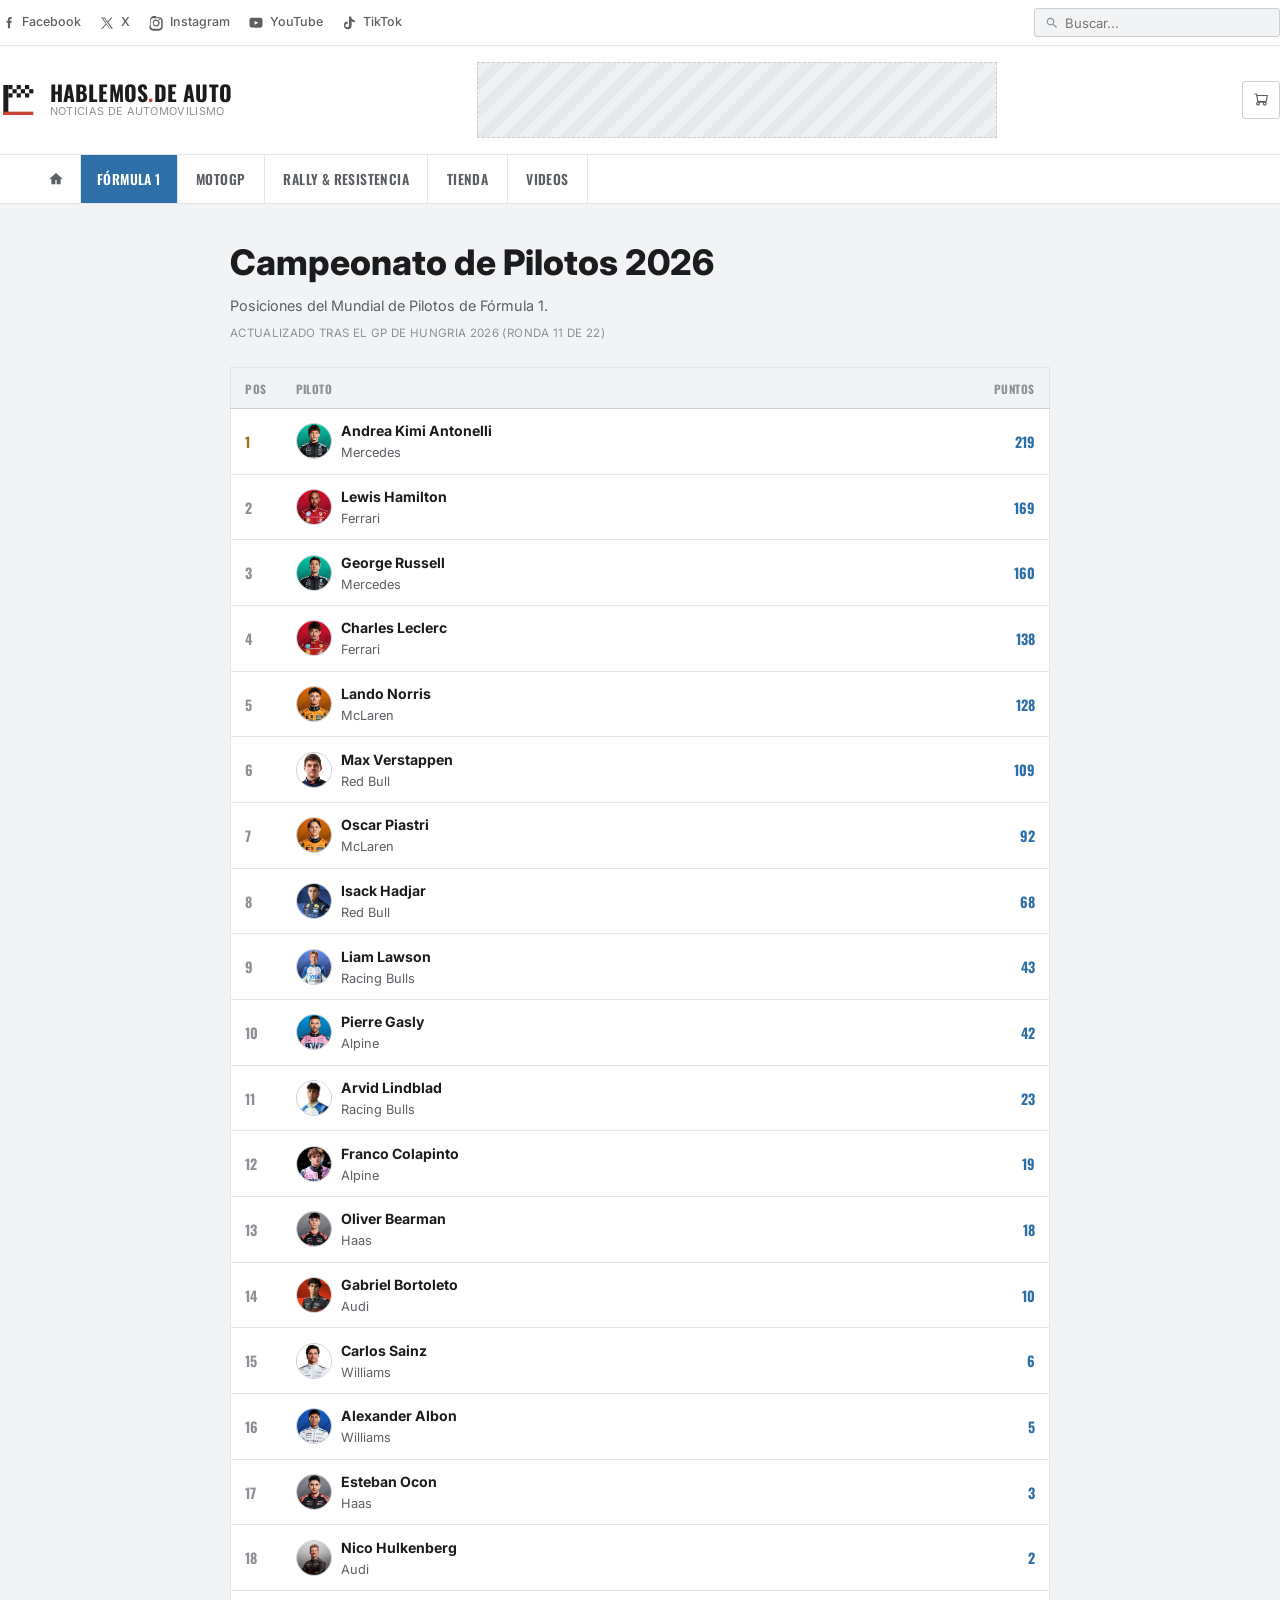
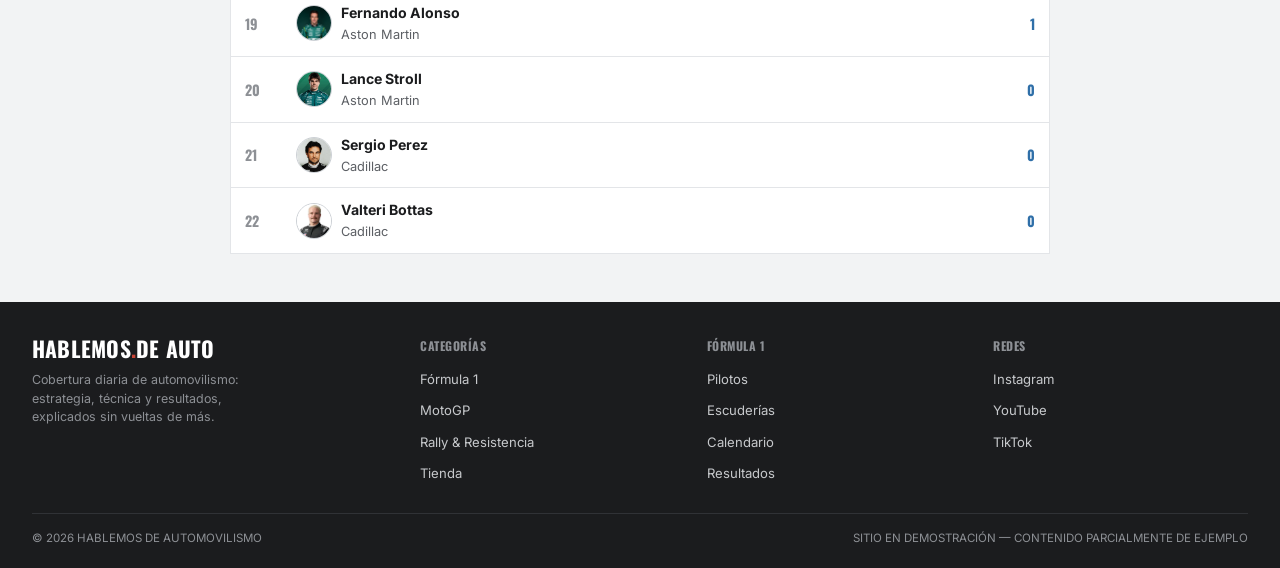
<file: pilotos.html>
<!DOCTYPE html>
<html lang="es">
<head>
<meta charset="UTF-8">
<meta name="viewport" content="width=device-width, initial-scale=1.0">
<title>Pilotos — Hablemos de Automovilismo</title>
<meta name="google-adsense-account" content="ca-pub-1893605982220629">
<link rel="preconnect" href="https://fonts.googleapis.com">
<link href="https://fonts.googleapis.com/css2?family=Oswald:wght@400;500;600;700&family=Inter:wght@400;500;600;700;800&display=swap" rel="stylesheet">
<link rel="stylesheet" href="styles.css">
<script async src="https://pagead2.googlesyndication.com/pagead/js/adsbygoogle.js?client=ca-pub-1893605982220629" crossorigin="anonymous"></script>
</head>
<body>
<div class="util-bar">
  <div class="wrap util-row">
    <div class="social-strip">
      <a href="https://www.facebook.com/nico.eze.melo" target="_blank" rel="noopener">
        <svg viewBox="0 0 24 24"><path d="M15.12 8.44h2.4l-.37 3.13h-2.03v8.23h-3.24v-8.23H9.9V8.44h1.98V6.87c0-1 .27-2.02.9-2.72.64-.71 1.62-1.05 2.9-1.05.93 0 1.6.07 1.85.1v2.82h-1.34c-.65 0-1.07.16-1.28.4-.2.25-.29.6-.29 1.1v1.92z"/></svg>
        Facebook
      </a>
      <a href="https://x.com/nmelo90" target="_blank" rel="noopener">
        <svg viewBox="0 0 24 24"><path d="M13.9 10.86 20.3 3.6h-1.9l-5.5 6.27L8.6 3.6H3.4l6.7 9.6-6.7 7.6h1.9l5.8-6.6 4.6 6.6h5.2l-6.9-9.94zM11.8 13.4l-.67-.95L5.8 5.02h2.1l4.3 6.14.67.95 5.6 8h-2.1L11.8 13.4z"/></svg>
        X
      </a>
      <a href="https://www.instagram.com/nmelo_90/" target="_blank" rel="noopener">
        <svg viewBox="0 0 24 24"><path d="M12 3.2c2.7 0 3 .01 4.12.06 1.1.05 1.85.23 2.5.48.68.26 1.25.62 1.82 1.19.57.57.93 1.14 1.19 1.82.25.65.43 1.4.48 2.5.05 1.12.06 1.42.06 4.12s-.01 3-.06 4.12c-.05 1.1-.23 1.85-.48 2.5a5 5 0 0 1-1.19 1.82 5 5 0 0 1-1.82 1.19c-.65.25-1.4.43-2.5.48-1.12.05-1.42.06-4.12.06s-3-.01-4.12-.06c-1.1-.05-1.85-.23-2.5-.48a5 5 0 0 1-1.82-1.19 5 5 0 0 1-1.19-1.82c-.25-.65-.43-1.4-.48-2.5C3.21 15 3.2 14.7 3.2 12s.01-3 .06-4.12c.05-1.1.23-1.85.48-2.5.26-.68.62-1.25 1.19-1.82A5 5 0 0 1 6.75 1.9c.65-.25 1.4-.43 2.5-.48C10.37 1.37 10.67 1.36 12 1.36V3.2zm0 1.62c-2.65 0-2.96.01-4.01.06-.9.04-1.39.19-1.71.32-.43.17-.74.37-1.06.69-.32.32-.52.63-.69 1.06-.13.32-.28.81-.32 1.7-.05 1.06-.06 1.37-.06 4.01s.01 2.96.06 4.01c.04.9.19 1.39.32 1.71.17.43.37.74.69 1.06.32.32.63.52 1.06.69.32.13.81.28 1.7.32 1.06.05 1.37.06 4.02.06s2.96-.01 4.02-.06c.9-.04 1.39-.19 1.7-.32.43-.17.74-.37 1.06-.69.32-.32.52-.63.69-1.06.13-.32.28-.81.32-1.7.05-1.06.06-1.37.06-4.02s-.01-2.96-.06-4.01c-.04-.9-.19-1.39-.32-1.71a2.85 2.85 0 0 0-.69-1.06 2.85 2.85 0 0 0-1.06-.69c-.32-.13-.81-.28-1.7-.32-1.06-.05-1.37-.06-4.02-.06zM12 6.87A5.13 5.13 0 1 1 12 17.1 5.13 5.13 0 0 1 12 6.87zm0 8.46a3.33 3.33 0 1 0 0-6.66 3.33 3.33 0 0 0 0 6.66zm6.53-8.66a1.2 1.2 0 1 1-2.4 0 1.2 1.2 0 0 1 2.4 0z"/></svg>
        Instagram
      </a>
      <a href="https://www.youtube.com/@Nmelo90" target="_blank" rel="noopener">
        <svg viewBox="0 0 24 24"><path d="M21.6 7.2s-.21-1.5-.86-2.16c-.82-.87-1.74-.87-2.16-.92C15.6 4 12 4 12 4h-.01s-3.6 0-6.58.12c-.42.05-1.34.05-2.16.92C2.6 5.7 2.4 7.2 2.4 7.2S2.18 8.95 2.18 10.7v1.6c0 1.75.22 3.5.22 3.5s.2 1.5.85 2.16c.82.87 1.9.84 2.38.94C7.4 19.06 12 19.1 12 19.1s3.6-.01 6.58-.13c.42-.05 1.34-.05 2.16-.92.65-.66.86-2.16.86-2.16s.22-1.75.22-3.5v-1.6c0-1.75-.22-3.5-.22-3.5zM9.98 14.6V8.9l5.5 2.86-5.5 2.85z"/></svg>
        YouTube
      </a>
      <a href="https://www.tiktok.com/@nmelo90" target="_blank" rel="noopener">
        <svg viewBox="0 0 24 24"><path d="M16.6 5.82c-.97-.9-1.56-2.14-1.6-3.55h-3.05v13.4c0 1.5-1.22 2.72-2.72 2.72a2.72 2.72 0 0 1 0-5.44c.28 0 .55.04.8.12V9.9a5.77 5.77 0 0 0-.8-.06A5.77 5.77 0 1 0 15.9 15.6V9.28a8.6 8.6 0 0 0 4.97 1.58V7.8a5.6 5.6 0 0 1-4.27-1.98z"/></svg>
        TikTok
      </a>
    </div>
    <div class="search-box">
      <svg viewBox="0 0 24 24"><path d="M15.5 14h-.79l-.28-.27a6.5 6.5 0 1 0-.7.7l.27.28v.79l5 5 1.5-1.5-5-5zm-6 0a4.5 4.5 0 1 1 0-9 4.5 4.5 0 0 1 0 9z"/></svg>
      <input type="text" placeholder="Buscar...">
    </div>
  </div>
</div>

<header class="site">
  <div class="wrap header-row">
    <a href="index.html" class="logo">
      <svg viewBox="0 0 48 48" aria-hidden="true">
        <rect x="4" y="6" width="6" height="36" fill="#1b1c1e"/>
        <g>
          <rect x="10" y="6" width="5" height="5" fill="#1b1c1e"/>
          <rect x="20" y="6" width="5" height="5" fill="#1b1c1e"/>
          <rect x="30" y="6" width="5" height="5" fill="#1b1c1e"/>
          <rect x="15" y="11" width="5" height="5" fill="#1b1c1e"/>
          <rect x="25" y="11" width="5" height="5" fill="#1b1c1e"/>
          <rect x="35" y="11" width="5" height="5" fill="#1b1c1e"/>
          <rect x="10" y="16" width="5" height="5" fill="#1b1c1e"/>
          <rect x="20" y="16" width="5" height="5" fill="#1b1c1e"/>
          <rect x="30" y="16" width="5" height="5" fill="#1b1c1e"/>
        </g>
        <path d="M4 42 L40 42 L40 38 L4 38 Z" fill="#c94436"/>
      </svg>
      <div class="logo-text">
        <div class="name">Hablemos<span>.</span>de Auto</div>
        <div class="tagline">NOTICIAS DE AUTOMOVILISMO</div>
      </div>
    </a>
    <div class="ad-slot">
      <ins class="adsbygoogle" style="display:block; width:100%; height:100%;" data-ad-client="ca-pub-1893605982220629" data-ad-slot="0000000000" data-ad-format="horizontal" data-full-width-responsive="true"></ins>
    </div>
    <div class="header-extra">
      <a href="index.html#tienda" class="btn-cart" aria-label="Ver carrito">
        <svg viewBox="0 0 24 24" aria-hidden="true"><path d="M4 4h2l.4 2M6.4 6h14.1l-1.6 8H7.6M6.4 6 8 15h10.5M8 15a1.8 1.8 0 1 0 0 3.6A1.8 1.8 0 0 0 8 15zm9 0a1.8 1.8 0 1 0 0 3.6 1.8 1.8 0 0 0 0-3.6z" fill="none" stroke="currentColor" stroke-width="1.6" stroke-linecap="round" stroke-linejoin="round"/></svg>
      </a>
    </div>
  </div>
</header>

<nav class="tabs">
  <div class="wrap tabs-row">
    <a href="index.html" aria-label="Inicio"><svg viewBox="0 0 24 24"><path d="M12 3 2 12h3v8h6v-6h2v6h6v-8h3z"/></svg></a>
    <div class="has-drop">
      <a href="index.html#formula1" class="tab-f1 active">Fórmula 1</a>
      <div class="dropdown">
        <div class="drop-links">
          <a href="pilotos.html">Pilotos</a>
          <a href="escuderias.html">Escuderías</a>
          <a href="calendario.html">Calendario</a>
          <a href="resultados.html">Resultados</a>
        </div>
        <div class="drop-articles">
          <div class="drop-article"><span class="tag">Mercado de pases</span><a class="t" href="index.html#formula1">Se acerca la renovación de Franco</a></div>
          <div class="drop-article"><span class="tag">Técnica</span><a class="t" href="index.html#formula1">El nuevo piso trasero suma carga sin penalizar velocidad</a></div>
          <div class="drop-article"><span class="tag">Reglamento</span><a class="t" href="index.html#formula1">Sanción revierte el resultado en la última vuelta</a></div>
          <div class="drop-article"><span class="tag">Estrategia</span><a class="t" href="index.html#formula1">La ventana de parada se adelanta por lluvia</a></div>
        </div>
      </div>
    </div>
    <a href="index.html#motogp" class="tab-motogp">MotoGP</a>
    <a href="index.html#rally" class="tab-rally">Rally &amp; Resistencia</a>
    <a href="index.html#tienda" class="tab-tienda">Tienda</a>
    <a href="https://www.youtube.com/@Nmelo90" target="_blank" rel="noopener" class="tab-redes">Videos</a>
  </div>
</nav>
<div class="wrap"><div class="article-wrap">
<div class="sub-hero">
  <h1>Campeonato de Pilotos 2026</h1>
  <p>Posiciones del Mundial de Pilotos de Fórmula 1.</p>
  <span class="updated" id="updatedLabel">Cargando...</span>
</div>
<table class="standings-table">
  <thead><tr><th>Pos</th><th>Piloto</th><th style="text-align:right;">Puntos</th></tr></thead>
  <tbody id="driversBody"><tr><td colspan="3" style="color:var(--text-faint);">Cargando posiciones...</td></tr></tbody>
</table>
<script>
  fetch('content/standings.json').then(r => r.json()).then(data => {
    document.getElementById('updatedLabel').textContent = data.updated || '';
    document.getElementById('driversBody').innerHTML = (data.drivers || []).map(d =>
      `<tr><td class="pos">${d.pos}</td><td><div class="name-cell">${d.photo ? `<img class="driver-photo" src="${d.photo}" alt="${d.name}">` : ''}<span><span class="name">${d.name}</span><br><span class="team">${d.team}</span></span></div></td><td class="pts">${d.points}</td></tr>`
    ).join('');
  }).catch(() => { document.getElementById('driversBody').innerHTML = '<tr><td colspan="3">No se pudieron cargar los datos.</td></tr>'; });
</script>
</div></div>
<footer>
  <div class="wrap">
    <div class="foot-grid">
      <div>
        <div class="logo-text"><div class="name" style="color:#fff;">Hablemos<span style="color:var(--red);">.</span>de Auto</div></div>
        <p style="color:#8d9095; font-size:0.78rem; margin-top:0.7rem; max-width:32ch;">Cobertura diaria de automovilismo: estrategia, técnica y resultados, explicados sin vueltas de más.</p>
      </div>
      <div>
        <h4>Categorías</h4>
        <ul><li><a href="index.html#formula1">Fórmula 1</a></li><li><a href="index.html#motogp">MotoGP</a></li><li><a href="index.html#rally">Rally &amp; Resistencia</a></li><li><a href="index.html#tienda">Tienda</a></li></ul>
      </div>
      <div>
        <h4>Fórmula 1</h4>
        <ul><li><a href="pilotos.html">Pilotos</a></li><li><a href="escuderias.html">Escuderías</a></li><li><a href="calendario.html">Calendario</a></li><li><a href="resultados.html">Resultados</a></li></ul>
      </div>
      <div>
        <h4>Redes</h4>
        <ul>
          <li><a href="https://www.instagram.com/nmelo_90/" target="_blank" rel="noopener">Instagram</a></li>
          <li><a href="https://www.youtube.com/@Nmelo90" target="_blank" rel="noopener">YouTube</a></li>
          <li><a href="https://www.tiktok.com/@nmelo90" target="_blank" rel="noopener">TikTok</a></li>
        </ul>
      </div>
    </div>
    <div class="foot-bottom">
      <span>© 2026 HABLEMOS DE AUTOMOVILISMO</span>
      <span>SITIO EN DEMOSTRACIÓN — CONTENIDO PARCIALMENTE DE EJEMPLO</span>
    </div>
  </div>
</footer>

<script>
  (adsbygoogle = window.adsbygoogle || []).push({});
</script>

</body>
</html>
</file>
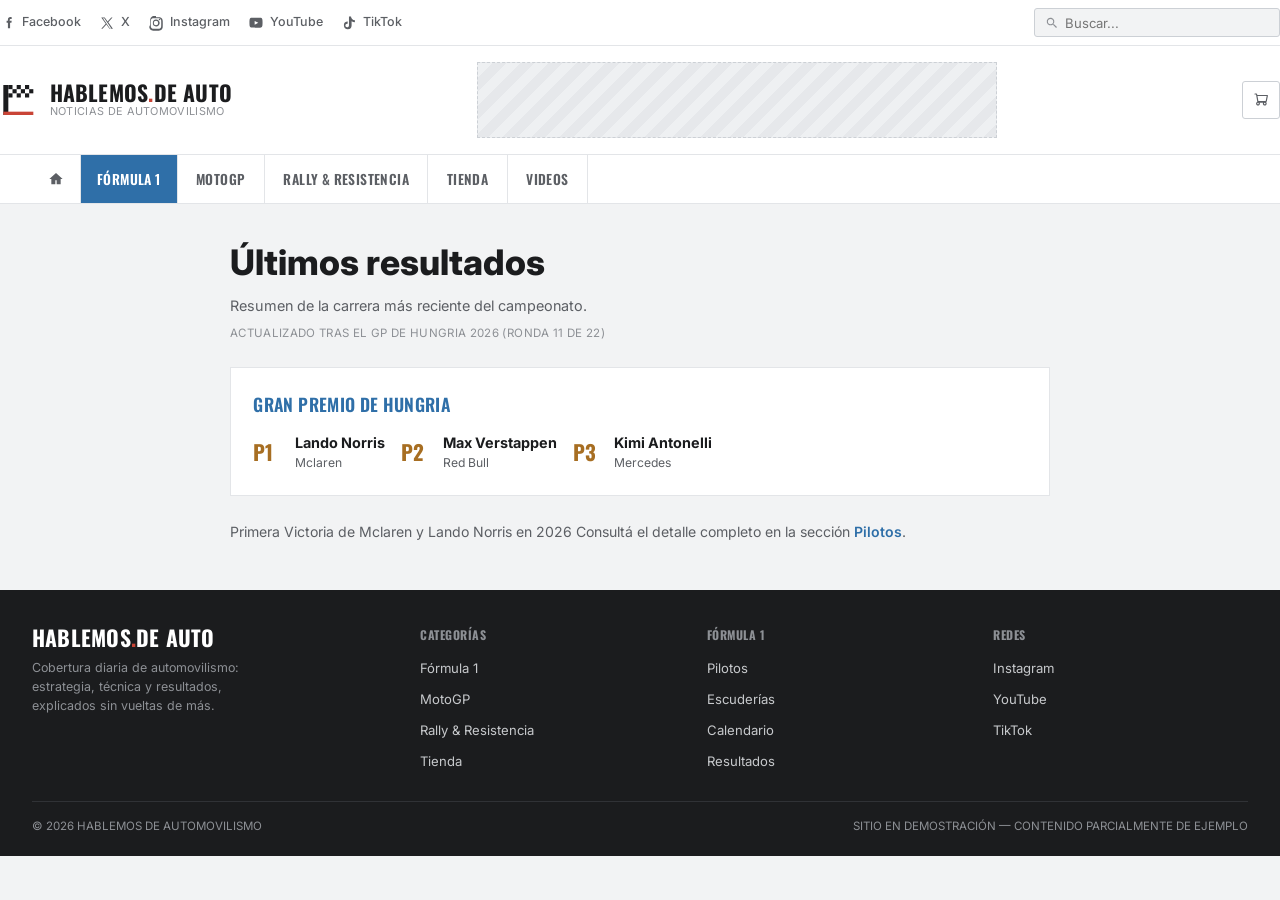
<file: resultados.html>
<!DOCTYPE html>
<html lang="es">
<head>
<meta charset="UTF-8">
<meta name="viewport" content="width=device-width, initial-scale=1.0">
<title>Resultados — Hablemos de Automovilismo</title>
<meta name="google-adsense-account" content="ca-pub-1893605982220629">
<link rel="preconnect" href="https://fonts.googleapis.com">
<link href="https://fonts.googleapis.com/css2?family=Oswald:wght@400;500;600;700&family=Inter:wght@400;500;600;700;800&display=swap" rel="stylesheet">
<link rel="stylesheet" href="styles.css">
<script async src="https://pagead2.googlesyndication.com/pagead/js/adsbygoogle.js?client=ca-pub-1893605982220629" crossorigin="anonymous"></script>
</head>
<body>
<div class="util-bar">
  <div class="wrap util-row">
    <div class="social-strip">
      <a href="https://www.facebook.com/nico.eze.melo" target="_blank" rel="noopener">
        <svg viewBox="0 0 24 24"><path d="M15.12 8.44h2.4l-.37 3.13h-2.03v8.23h-3.24v-8.23H9.9V8.44h1.98V6.87c0-1 .27-2.02.9-2.72.64-.71 1.62-1.05 2.9-1.05.93 0 1.6.07 1.85.1v2.82h-1.34c-.65 0-1.07.16-1.28.4-.2.25-.29.6-.29 1.1v1.92z"/></svg>
        Facebook
      </a>
      <a href="https://x.com/nmelo90" target="_blank" rel="noopener">
        <svg viewBox="0 0 24 24"><path d="M13.9 10.86 20.3 3.6h-1.9l-5.5 6.27L8.6 3.6H3.4l6.7 9.6-6.7 7.6h1.9l5.8-6.6 4.6 6.6h5.2l-6.9-9.94zM11.8 13.4l-.67-.95L5.8 5.02h2.1l4.3 6.14.67.95 5.6 8h-2.1L11.8 13.4z"/></svg>
        X
      </a>
      <a href="https://www.instagram.com/nmelo_90/" target="_blank" rel="noopener">
        <svg viewBox="0 0 24 24"><path d="M12 3.2c2.7 0 3 .01 4.12.06 1.1.05 1.85.23 2.5.48.68.26 1.25.62 1.82 1.19.57.57.93 1.14 1.19 1.82.25.65.43 1.4.48 2.5.05 1.12.06 1.42.06 4.12s-.01 3-.06 4.12c-.05 1.1-.23 1.85-.48 2.5a5 5 0 0 1-1.19 1.82 5 5 0 0 1-1.82 1.19c-.65.25-1.4.43-2.5.48-1.12.05-1.42.06-4.12.06s-3-.01-4.12-.06c-1.1-.05-1.85-.23-2.5-.48a5 5 0 0 1-1.82-1.19 5 5 0 0 1-1.19-1.82c-.25-.65-.43-1.4-.48-2.5C3.21 15 3.2 14.7 3.2 12s.01-3 .06-4.12c.05-1.1.23-1.85.48-2.5.26-.68.62-1.25 1.19-1.82A5 5 0 0 1 6.75 1.9c.65-.25 1.4-.43 2.5-.48C10.37 1.37 10.67 1.36 12 1.36V3.2zm0 1.62c-2.65 0-2.96.01-4.01.06-.9.04-1.39.19-1.71.32-.43.17-.74.37-1.06.69-.32.32-.52.63-.69 1.06-.13.32-.28.81-.32 1.7-.05 1.06-.06 1.37-.06 4.01s.01 2.96.06 4.01c.04.9.19 1.39.32 1.71.17.43.37.74.69 1.06.32.32.63.52 1.06.69.32.13.81.28 1.7.32 1.06.05 1.37.06 4.02.06s2.96-.01 4.02-.06c.9-.04 1.39-.19 1.7-.32.43-.17.74-.37 1.06-.69.32-.32.52-.63.69-1.06.13-.32.28-.81.32-1.7.05-1.06.06-1.37.06-4.02s-.01-2.96-.06-4.01c-.04-.9-.19-1.39-.32-1.71a2.85 2.85 0 0 0-.69-1.06 2.85 2.85 0 0 0-1.06-.69c-.32-.13-.81-.28-1.7-.32-1.06-.05-1.37-.06-4.02-.06zM12 6.87A5.13 5.13 0 1 1 12 17.1 5.13 5.13 0 0 1 12 6.87zm0 8.46a3.33 3.33 0 1 0 0-6.66 3.33 3.33 0 0 0 0 6.66zm6.53-8.66a1.2 1.2 0 1 1-2.4 0 1.2 1.2 0 0 1 2.4 0z"/></svg>
        Instagram
      </a>
      <a href="https://www.youtube.com/@Nmelo90" target="_blank" rel="noopener">
        <svg viewBox="0 0 24 24"><path d="M21.6 7.2s-.21-1.5-.86-2.16c-.82-.87-1.74-.87-2.16-.92C15.6 4 12 4 12 4h-.01s-3.6 0-6.58.12c-.42.05-1.34.05-2.16.92C2.6 5.7 2.4 7.2 2.4 7.2S2.18 8.95 2.18 10.7v1.6c0 1.75.22 3.5.22 3.5s.2 1.5.85 2.16c.82.87 1.9.84 2.38.94C7.4 19.06 12 19.1 12 19.1s3.6-.01 6.58-.13c.42-.05 1.34-.05 2.16-.92.65-.66.86-2.16.86-2.16s.22-1.75.22-3.5v-1.6c0-1.75-.22-3.5-.22-3.5zM9.98 14.6V8.9l5.5 2.86-5.5 2.85z"/></svg>
        YouTube
      </a>
      <a href="https://www.tiktok.com/@nmelo90" target="_blank" rel="noopener">
        <svg viewBox="0 0 24 24"><path d="M16.6 5.82c-.97-.9-1.56-2.14-1.6-3.55h-3.05v13.4c0 1.5-1.22 2.72-2.72 2.72a2.72 2.72 0 0 1 0-5.44c.28 0 .55.04.8.12V9.9a5.77 5.77 0 0 0-.8-.06A5.77 5.77 0 1 0 15.9 15.6V9.28a8.6 8.6 0 0 0 4.97 1.58V7.8a5.6 5.6 0 0 1-4.27-1.98z"/></svg>
        TikTok
      </a>
    </div>
    <div class="search-box">
      <svg viewBox="0 0 24 24"><path d="M15.5 14h-.79l-.28-.27a6.5 6.5 0 1 0-.7.7l.27.28v.79l5 5 1.5-1.5-5-5zm-6 0a4.5 4.5 0 1 1 0-9 4.5 4.5 0 0 1 0 9z"/></svg>
      <input type="text" placeholder="Buscar...">
    </div>
  </div>
</div>

<header class="site">
  <div class="wrap header-row">
    <a href="index.html" class="logo">
      <svg viewBox="0 0 48 48" aria-hidden="true">
        <rect x="4" y="6" width="6" height="36" fill="#1b1c1e"/>
        <g>
          <rect x="10" y="6" width="5" height="5" fill="#1b1c1e"/>
          <rect x="20" y="6" width="5" height="5" fill="#1b1c1e"/>
          <rect x="30" y="6" width="5" height="5" fill="#1b1c1e"/>
          <rect x="15" y="11" width="5" height="5" fill="#1b1c1e"/>
          <rect x="25" y="11" width="5" height="5" fill="#1b1c1e"/>
          <rect x="35" y="11" width="5" height="5" fill="#1b1c1e"/>
          <rect x="10" y="16" width="5" height="5" fill="#1b1c1e"/>
          <rect x="20" y="16" width="5" height="5" fill="#1b1c1e"/>
          <rect x="30" y="16" width="5" height="5" fill="#1b1c1e"/>
        </g>
        <path d="M4 42 L40 42 L40 38 L4 38 Z" fill="#c94436"/>
      </svg>
      <div class="logo-text">
        <div class="name">Hablemos<span>.</span>de Auto</div>
        <div class="tagline">NOTICIAS DE AUTOMOVILISMO</div>
      </div>
    </a>
    <div class="ad-slot">
      <ins class="adsbygoogle" style="display:block; width:100%; height:100%;" data-ad-client="ca-pub-1893605982220629" data-ad-slot="0000000000" data-ad-format="horizontal" data-full-width-responsive="true"></ins>
    </div>
    <div class="header-extra">
      <a href="index.html#tienda" class="btn-cart" aria-label="Ver carrito">
        <svg viewBox="0 0 24 24" aria-hidden="true"><path d="M4 4h2l.4 2M6.4 6h14.1l-1.6 8H7.6M6.4 6 8 15h10.5M8 15a1.8 1.8 0 1 0 0 3.6A1.8 1.8 0 0 0 8 15zm9 0a1.8 1.8 0 1 0 0 3.6 1.8 1.8 0 0 0 0-3.6z" fill="none" stroke="currentColor" stroke-width="1.6" stroke-linecap="round" stroke-linejoin="round"/></svg>
      </a>
    </div>
  </div>
</header>

<nav class="tabs">
  <div class="wrap tabs-row">
    <a href="index.html" aria-label="Inicio"><svg viewBox="0 0 24 24"><path d="M12 3 2 12h3v8h6v-6h2v6h6v-8h3z"/></svg></a>
    <div class="has-drop">
      <a href="index.html#formula1" class="tab-f1 active">Fórmula 1</a>
      <div class="dropdown">
        <div class="drop-links">
          <a href="pilotos.html">Pilotos</a>
          <a href="escuderias.html">Escuderías</a>
          <a href="calendario.html">Calendario</a>
          <a href="resultados.html">Resultados</a>
        </div>
        <div class="drop-articles">
          <div class="drop-article"><span class="tag">Mercado de pases</span><a class="t" href="index.html#formula1">Se acerca la renovación de Franco</a></div>
          <div class="drop-article"><span class="tag">Técnica</span><a class="t" href="index.html#formula1">El nuevo piso trasero suma carga sin penalizar velocidad</a></div>
          <div class="drop-article"><span class="tag">Reglamento</span><a class="t" href="index.html#formula1">Sanción revierte el resultado en la última vuelta</a></div>
          <div class="drop-article"><span class="tag">Estrategia</span><a class="t" href="index.html#formula1">La ventana de parada se adelanta por lluvia</a></div>
        </div>
      </div>
    </div>
    <a href="index.html#motogp" class="tab-motogp">MotoGP</a>
    <a href="index.html#rally" class="tab-rally">Rally &amp; Resistencia</a>
    <a href="index.html#tienda" class="tab-tienda">Tienda</a>
    <a href="https://www.youtube.com/@Nmelo90" target="_blank" rel="noopener" class="tab-redes">Videos</a>
  </div>
</nav>
<div class="wrap"><div class="article-wrap">
<div class="sub-hero">
  <h1>Últimos resultados</h1>
  <p>Resumen de la carrera más reciente del campeonato.</p>
  <span class="updated" id="updatedLabel">Cargando...</span>
</div>
<div id="resultContainer"><p style="color:var(--text-faint);">Cargando resultados...</p></div>
<script>
  fetch('content/standings.json').then(r => r.json()).then(data => {
    document.getElementById('updatedLabel').textContent = data.updated || '';
    const race = data.lastRace || {};
    const podiumHTML = (race.podium || []).map(p =>
      `<div class="podium-item"><span class="p">${p.pos}</span>${p.photo ? `<img class="photo" src="${p.photo}" alt="${p.name}">` : ''}<span><span class="n">${p.name}</span><span class="t">${p.team}</span></span></div>`
    ).join('');
    document.getElementById('resultContainer').innerHTML = `
      <div class="result-highlight">
        <div class="gp-title">${race.name || ''}</div>
        <div class="podium">${podiumHTML}</div>
      </div>
      <p style="color:var(--text-dim); font-size:0.88rem;">${race.note || ''} Consultá el detalle completo en la sección <a href="pilotos.html" style="color:var(--blue); font-weight:600;">Pilotos</a>.</p>
    `;
  }).catch(() => { document.getElementById('resultContainer').innerHTML = '<p>No se pudieron cargar los datos.</p>'; });
</script>
</div></div>
<footer>
  <div class="wrap">
    <div class="foot-grid">
      <div>
        <div class="logo-text"><div class="name" style="color:#fff;">Hablemos<span style="color:var(--red);">.</span>de Auto</div></div>
        <p style="color:#8d9095; font-size:0.78rem; margin-top:0.7rem; max-width:32ch;">Cobertura diaria de automovilismo: estrategia, técnica y resultados, explicados sin vueltas de más.</p>
      </div>
      <div>
        <h4>Categorías</h4>
        <ul><li><a href="index.html#formula1">Fórmula 1</a></li><li><a href="index.html#motogp">MotoGP</a></li><li><a href="index.html#rally">Rally &amp; Resistencia</a></li><li><a href="index.html#tienda">Tienda</a></li></ul>
      </div>
      <div>
        <h4>Fórmula 1</h4>
        <ul><li><a href="pilotos.html">Pilotos</a></li><li><a href="escuderias.html">Escuderías</a></li><li><a href="calendario.html">Calendario</a></li><li><a href="resultados.html">Resultados</a></li></ul>
      </div>
      <div>
        <h4>Redes</h4>
        <ul>
          <li><a href="https://www.instagram.com/nmelo_90/" target="_blank" rel="noopener">Instagram</a></li>
          <li><a href="https://www.youtube.com/@Nmelo90" target="_blank" rel="noopener">YouTube</a></li>
          <li><a href="https://www.tiktok.com/@nmelo90" target="_blank" rel="noopener">TikTok</a></li>
        </ul>
      </div>
    </div>
    <div class="foot-bottom">
      <span>© 2026 HABLEMOS DE AUTOMOVILISMO</span>
      <span>SITIO EN DEMOSTRACIÓN — CONTENIDO PARCIALMENTE DE EJEMPLO</span>
    </div>
  </div>
</footer>

<script>
  (adsbygoogle = window.adsbygoogle || []).push({});
</script>

</body>
</html>
</file>
<file: styles.css>
:root{
    --bg:#f2f3f4;
    --surface:#ffffff;
    --border:#e3e5e8;
    --border-strong:#ccd0d5;
    --text:#1b1c1e;
    --text-dim:#5c5f64;
    --text-faint:#8d9095;
    --blue:#2f6fa8;
    --blue-dark:#25578a;
    --red:#c94436;
    --red-dark:#a8382c;
    --green:#4c8c5f;
    --green-dark:#3c704c;
    --amber:#c9862c;
    --amber-dark:#a76e22;
    --shadow:0 1px 2px rgba(20,20,20,0.06);
  }
  *{box-sizing:border-box; margin:0; padding:0;}
  html{scroll-behavior:smooth;}
  @media (prefers-reduced-motion: reduce){ html{scroll-behavior:auto;} *{transition-duration:0.01ms !important;} }
  body{ background:var(--bg); color:var(--text); font-family:'Inter',sans-serif; line-height:1.5; -webkit-font-smoothing:antialiased; }
  a{ color:inherit; text-decoration:none; }
  img{ max-width:100%; display:block; }
  ::selection{ background:var(--blue); color:#fff; }
  :focus-visible{ outline:2px solid var(--blue); outline-offset:2px; }
  .tab-font{ font-family:'Oswald', sans-serif; text-transform:uppercase; letter-spacing:0.03em; }
  .wrap{ max-width:1280px; margin:0 auto; padding:0 clamp(1rem,3vw,2rem); }

  /* ---------- UTILITY BAR ---------- */
  .util-bar{
    background:var(--surface);
    border-bottom:1px solid var(--border);
    font-size:0.8rem;
  }
  .util-row{
    display:flex; align-items:center; justify-content:space-between;
    padding:0.5rem 0; gap:1rem; flex-wrap:wrap;
  }
  .social-strip{ display:flex; align-items:center; gap:1.1rem; }
  .social-strip a{
    display:flex; align-items:center; gap:0.4rem;
    color:var(--text-dim); font-size:0.78rem; font-weight:500;
    transition:color 0.15s;
  }
  .social-strip a:hover{ color:var(--blue); }
  .social-strip svg{ width:16px; height:16px; fill:currentColor; flex-shrink:0; }
  .search-box{
    display:flex; align-items:center; gap:0.4rem;
    background:var(--bg); border:1px solid var(--border-strong);
    border-radius:3px; padding:0.35rem 0.6rem; min-width:200px;
  }
  .search-box input{
    border:none; background:transparent; outline:none;
    font-family:'Inter',sans-serif; font-size:0.82rem; width:100%; color:var(--text);
  }
  .search-box svg{ width:14px; height:14px; fill:var(--text-faint); flex-shrink:0; }

  /* ---------- HEADER ---------- */
  header.site{ background:var(--surface); border-bottom:1px solid var(--border); }
  .header-row{
    display:flex; align-items:center; justify-content:space-between;
    gap:1.5rem; padding:1rem 0;
  }
  .logo{ display:flex; align-items:center; gap:0.6rem; flex-shrink:0; }
  .logo svg{ width:40px; height:40px; flex-shrink:0; }
  .logo-text .name{
    font-family:'Oswald', sans-serif; font-weight:700; font-size:1.35rem;
    letter-spacing:0.01em; color:var(--text); text-transform:uppercase; line-height:1.05;
  }
  .logo-text .name span{ color:var(--red); }
  .logo-text .tagline{ font-size:0.68rem; color:var(--text-faint); letter-spacing:0.03em; }
  .ad-slot{
    flex:1; max-width:520px; height:76px;
    background:repeating-linear-gradient(135deg,#eef0f2 0 10px,#e6e8eb 10px 20px);
    border:1px dashed var(--border-strong);
    display:flex; align-items:center; justify-content:center;
    color:var(--text-faint); font-size:0.72rem; letter-spacing:0.04em; text-transform:uppercase;
    font-family:'Oswald',sans-serif;
  }
  .header-extra{ display:flex; align-items:center; gap:0.8rem; flex-shrink:0; }
  .btn-cart{
    position:relative; display:flex; align-items:center; justify-content:center;
    width:38px; height:38px; border:1px solid var(--border-strong); border-radius:3px;
    color:var(--text-dim); transition:border-color 0.15s, color 0.15s;
  }
  .btn-cart:hover{ border-color:var(--blue); color:var(--blue); }
  .btn-cart svg{ width:18px; height:18px; }
  .cart-count{
    position:absolute; top:-6px; right:-6px; background:var(--red); color:#fff;
    font-family:'Oswald',sans-serif; font-size:0.62rem; font-weight:600;
    min-width:16px; height:16px; border-radius:50%;
    display:flex; align-items:center; justify-content:center; padding:0 2px;
  }

  /* ---------- NAV TABS ---------- */
  nav.tabs{ background:var(--surface); border-bottom:1px solid var(--border); }
  .tabs-row{ display:flex; align-items:stretch; flex-wrap:wrap; }
  .tabs-row a{
    display:flex; align-items:center; gap:0.4rem;
    font-family:'Oswald',sans-serif; font-weight:600; font-size:0.85rem;
    letter-spacing:0.03em; text-transform:uppercase; color:var(--text-dim);
    padding:0.85rem 1.15rem; border-right:1px solid var(--border);
    transition:background 0.15s, color 0.15s;
    position:relative;
  }
  .tabs-row a:first-child{ padding:0.85rem 1rem; }
  .tabs-row a svg{ width:16px; height:16px; fill:currentColor; }
  .tabs-row a:hover{ background:var(--bg); color:var(--text); }
  .tab-f1.active{ background:var(--blue); color:#fff; }
  .tab-f1.active:hover{ background:var(--blue-dark); color:#fff; }
  .tab-motogp:hover{ background:var(--red); color:#fff; }
  .tab-rally:hover{ background:var(--green); color:#fff; }
  .tab-tienda:hover{ background:var(--amber); color:#fff; }
  .tab-redes:hover{ background:#3a3d42; color:#fff; }

  /* dropdown */
  .has-drop{ position:relative; }
  .dropdown{
    display:none; position:absolute; top:100%; left:0; z-index:40;
    background:var(--surface); border:1px solid var(--border); box-shadow:0 8px 24px rgba(0,0,0,0.1);
    min-width:600px; padding:1rem; grid-template-columns:180px 1fr; gap:1rem;
  }
  .has-drop:hover .dropdown{ display:grid; }
  .drop-links{ display:flex; flex-direction:column; border-right:1px solid var(--border); padding-right:1rem; }
  .drop-links a{
    padding:0.5rem 0.3rem; font-family:'Inter',sans-serif; text-transform:none;
    font-weight:600; font-size:0.85rem; letter-spacing:0; color:var(--text);
    border-right:none;
  }
  .drop-links a:hover{ background:var(--bg); color:var(--blue); }
  .drop-articles{ display:grid; grid-template-columns:1fr 1fr; gap:0.7rem; }
  .drop-article{ display:flex; flex-direction:column; gap:0.2rem; }
  .drop-article .tag{
    font-family:'Oswald',sans-serif; font-size:0.6rem; font-weight:600;
    color:var(--blue); text-transform:uppercase; letter-spacing:0.03em;
  }
  .drop-article .t{
    font-family:'Inter',sans-serif; font-size:0.78rem; font-weight:600; color:var(--text);
    text-transform:none; letter-spacing:0; line-height:1.3;
  }
  .drop-article .t:hover{ color:var(--blue); }

  /* ---------- LAYOUT ---------- */
  .content-grid{ display:grid; grid-template-columns:1fr 320px; gap:1.8rem; padding:1.8rem 0 3rem; align-items:start; }

  /* ---------- SECTION BADGE ---------- */
  .section-badge{
    display:inline-flex; align-items:center; gap:0.4rem;
    font-family:'Oswald',sans-serif; font-weight:600; font-size:0.85rem;
    letter-spacing:0.04em; text-transform:uppercase; color:#fff;
    padding:0.5rem 1rem; margin-bottom:1.1rem;
  }
  .badge-blue{ background:var(--blue); }
  .badge-red{ background:var(--red); }
  .badge-green{ background:var(--green); }
  .badge-amber{ background:var(--amber); }

  section.category{ margin-bottom:2.6rem; }

  /* ---------- NEWS CARDS ---------- */
  .card-grid{ display:grid; grid-template-columns:repeat(3,1fr); gap:1.3rem; }
  .news-card{ display:flex; flex-direction:column; }
  .news-media{
    position:relative; height:170px; border-radius:2px; overflow:hidden;
    background:repeating-linear-gradient(115deg,#20242a 0 18px,#2c3138 18px 36px);
  }
  .news-media img{ width:100%; height:100%; object-fit:cover; display:block; }
  .news-tag{
    position:absolute; top:0.6rem; left:0.6rem;
    background:var(--surface); border:1px solid var(--border-strong);
    font-family:'Oswald',sans-serif; font-size:0.62rem; font-weight:600;
    letter-spacing:0.04em; text-transform:uppercase; color:var(--text);
    padding:0.25rem 0.5rem;
  }
  .news-title{
    font-family:'Inter',sans-serif; font-weight:700; font-size:1.02rem; line-height:1.35;
    color:var(--text); margin-top:0.7rem;
  }
  .news-title:hover{ color:var(--blue); }
  .news-byline{
    font-size:0.72rem; color:var(--text-faint); text-transform:uppercase; letter-spacing:0.02em;
    margin-top:0.4rem; display:flex; gap:0.5rem; flex-wrap:wrap;
  }
  .news-byline b{ color:var(--text-dim); }
  .news-excerpt{ font-size:0.85rem; color:var(--text-dim); margin-top:0.45rem; line-height:1.5; }

  /* ---------- SIDEBAR ---------- */
  .sidebar{ display:flex; flex-direction:column; gap:1.4rem; position:sticky; top:1.5rem; }
  .panel{ background:var(--surface); border:1px solid var(--border); }
  .panel-tabs{ display:flex; }
  .panel-tabs button{
    flex:1; border:none; background:var(--bg); color:var(--text-dim);
    font-family:'Oswald',sans-serif; font-weight:600; font-size:0.75rem;
    letter-spacing:0.03em; text-transform:uppercase; padding:0.7rem 0.5rem; cursor:pointer;
    transition:background 0.15s, color 0.15s;
  }
  .panel-tabs button.active{ background:var(--text); color:#fff; }
  .side-list{ display:flex; flex-direction:column; }
  .side-row{
    display:flex; gap:0.7rem; align-items:flex-start;
    padding:0.8rem 0.9rem; border-bottom:1px solid var(--border);
  }
  .side-row:last-child{ border-bottom:none; }
  .side-thumb{
    width:60px; height:48px; flex-shrink:0; border-radius:2px;
    background:repeating-linear-gradient(115deg,#20242a 0 10px,#2c3138 10px 20px);
  }
  .side-body .tag{
    font-family:'Oswald',sans-serif; font-size:0.6rem; font-weight:600; color:var(--blue);
    text-transform:uppercase; letter-spacing:0.03em; display:block; margin-bottom:0.15rem;
  }
  .side-body .t{ font-size:0.8rem; font-weight:600; line-height:1.3; color:var(--text); }
  .side-body .t:hover{ color:var(--blue); }
  .side-body .d{ font-size:0.68rem; color:var(--text-faint); margin-top:0.2rem; }
  .side-hidden{ display:none; }

  .panel-head{
    padding:0.7rem 0.9rem; border-bottom:1px solid var(--border);
    font-family:'Oswald',sans-serif; font-weight:600; font-size:0.85rem;
    letter-spacing:0.03em; text-transform:uppercase; color:var(--text);
  }
  .social-grid{ display:grid; grid-template-columns:repeat(2,1fr); gap:0.6rem; padding:0.9rem; }
  .social-link{
    display:flex; align-items:center; gap:0.5rem;
    border:1px solid var(--border-strong); padding:0.5rem 0.6rem; border-radius:2px;
    transition:border-color 0.15s, background 0.15s;
  }
  .social-link:hover{ border-color:var(--blue); background:var(--bg); }
  .social-link svg{ width:17px; height:17px; fill:var(--text-dim); flex-shrink:0; }
  .social-link .s-name{ display:block; font-size:0.72rem; font-weight:700; color:var(--text); }
  .social-link .s-handle{ display:block; font-size:0.62rem; color:var(--text-faint); }

  .panel.subscribe .panel-body{ padding:0.9rem; }
  .panel.subscribe p{ font-size:0.8rem; color:var(--text-dim); margin-bottom:0.8rem; }
  .sub-form{ display:flex; flex-direction:column; gap:0.5rem; }
  .sub-form input{
    background:var(--bg); border:1px solid var(--border-strong); border-radius:2px;
    padding:0.55rem 0.65rem; font-family:'Inter',sans-serif; font-size:0.84rem; color:var(--text);
  }
  .sub-form button{
    background:var(--blue); color:#fff; border:none; border-radius:2px; padding:0.6rem;
    font-family:'Oswald',sans-serif; font-weight:600; font-size:0.75rem; letter-spacing:0.03em;
    text-transform:uppercase; cursor:pointer; transition:background 0.15s;
  }
  .sub-form button:hover{ background:var(--blue-dark); }

  .shop-promo{ padding:0.9rem; display:flex; flex-direction:column; gap:0.6rem; }
  .shop-promo p{ font-size:0.8rem; color:var(--text-dim); }
  .shop-promo a.btn{
    display:inline-block; text-align:center; background:var(--amber); color:#fff;
    font-family:'Oswald',sans-serif; font-weight:600; font-size:0.75rem; letter-spacing:0.03em;
    text-transform:uppercase; padding:0.6rem; border-radius:2px;
  }
  .shop-promo a.btn:hover{ background:var(--amber-dark); }

  /* ---------- TIENDA ---------- */
  .shop-intro{ font-size:0.86rem; color:var(--text-dim); margin-bottom:1.2rem; max-width:60ch; }
  .product-card{ background:var(--surface); border:1px solid var(--border); display:flex; flex-direction:column; }
  .product-media{
    position:relative; height:150px;
    background:repeating-linear-gradient(115deg,#20242a 0 18px,#2c3138 18px 36px);
  }
  .stock-chip{
    position:absolute; top:0.6rem; right:0.6rem; background:rgba(255,255,255,0.92);
    color:var(--green-dark); font-family:'Oswald',sans-serif; font-size:0.6rem; font-weight:600;
    letter-spacing:0.03em; text-transform:uppercase; padding:0.22rem 0.45rem; border-radius:2px;
  }
  .product-body{ padding:0.9rem 1rem 1rem; display:flex; flex-direction:column; gap:0.4rem; flex:1; }
  .product-body h3{ font-size:0.95rem; font-weight:700; }
  .product-body .desc{ font-size:0.78rem; color:var(--text-dim); }
  .product-foot{ margin-top:auto; display:flex; align-items:center; justify-content:space-between; padding-top:0.6rem; border-top:1px solid var(--border); }
  .price{ font-family:'Oswald',sans-serif; font-weight:700; color:var(--amber-dark); font-size:0.92rem; }
  .add-btn{
    background:var(--amber); color:#fff; border:none; border-radius:2px; padding:0.5rem 0.7rem;
    font-family:'Oswald',sans-serif; font-weight:600; font-size:0.68rem; letter-spacing:0.03em;
    text-transform:uppercase; cursor:pointer; transition:background 0.15s;
  }
  .add-btn:hover{ background:var(--amber-dark); }
  .add-btn.added{ background:var(--green); }

  /* ---------- FOOTER ---------- */
  footer{ background:#1b1c1e; color:#c7c9cc; padding:2.2rem 0 1.3rem; }
  .foot-grid{ display:grid; grid-template-columns:1.4fr repeat(3,1fr); gap:2rem; padding-bottom:1.8rem; }
  .foot-grid h4{ font-family:'Oswald',sans-serif; font-size:0.75rem; letter-spacing:0.04em; color:#8d9095; text-transform:uppercase; margin-bottom:0.7rem; }
  .foot-grid ul{ list-style:none; display:flex; flex-direction:column; gap:0.45rem; }
  .foot-grid a{ font-size:0.82rem; color:#c7c9cc; }
  .foot-grid a:hover{ color:#fff; }
  .foot-bottom{ border-top:1px solid #303236; padding-top:1rem; display:flex; justify-content:space-between; flex-wrap:wrap; gap:0.6rem; font-size:0.72rem; color:#8d9095; }

  /* ---------- RESPONSIVE ---------- */
  @media (max-width:980px){
    .content-grid{ grid-template-columns:1fr; }
    .sidebar{ position:static; }
    .card-grid{ grid-template-columns:repeat(2,1fr); }
    .ad-slot{ display:none; }
    .foot-grid{ grid-template-columns:1fr 1fr; }
    .dropdown{ min-width:100%; grid-template-columns:1fr; }
  }
  @media (max-width:640px){
    .card-grid{ grid-template-columns:1fr; }
    .tabs-row a{ padding:0.7rem 0.8rem; font-size:0.78rem; }
    .util-row{ justify-content:center; }
    .social-strip{ order:2; }
    .search-box{ order:1; width:100%; }
    .foot-grid{ grid-template-columns:1fr 1fr; }
  }

/* ---------- ARTÍCULO ---------- */
.article-wrap{ max-width:820px; margin:0 auto; padding:2rem 0 3rem; }
.article-back{ display:inline-flex; align-items:center; gap:0.4rem; font-size:0.82rem; color:var(--text-dim); margin-bottom:1.2rem; }
.article-back:hover{ color:var(--blue); }
.article-tag{ display:inline-block; font-family:'Oswald',sans-serif; font-weight:600; font-size:0.75rem; letter-spacing:0.04em; text-transform:uppercase; color:#fff; padding:0.4rem 0.8rem; margin-bottom:0.9rem; }
.article-title{ font-family:'Inter',sans-serif; font-weight:800; font-size:clamp(1.6rem,3.5vw,2.4rem); line-height:1.25; color:var(--text); margin-bottom:0.8rem; }
.article-byline{ font-size:0.78rem; color:var(--text-faint); text-transform:uppercase; letter-spacing:0.02em; display:flex; gap:0.6rem; flex-wrap:wrap; margin-bottom:1.4rem; padding-bottom:1.2rem; border-bottom:1px solid var(--border); }
.article-byline b{ color:var(--text-dim); }
.article-media{ width:100%; height:340px; border-radius:2px; overflow:hidden; margin-bottom:1.6rem; background:repeating-linear-gradient(115deg,#20242a 0 18px,#2c3138 18px 36px); }
.article-media img{ width:100%; height:100%; object-fit:cover; display:block; }
.article-body{ font-size:1.02rem; line-height:1.75; color:var(--text); }
.article-body p{ margin-bottom:1.1rem; }
.article-notfound{ text-align:center; padding:4rem 1rem; color:var(--text-dim); }

/* ---------- SUBPÁGINAS (Pilotos / Escuderías / Calendario / Resultados) ---------- */
.sub-hero{ margin-bottom:1.6rem; }
.sub-hero h1{ font-family:'Inter',sans-serif; font-weight:800; font-size:clamp(1.6rem,3.5vw,2.2rem); color:var(--text); margin-bottom:0.4rem; }
.sub-hero p{ font-size:0.9rem; color:var(--text-dim); max-width:60ch; }
.sub-hero .updated{ font-size:0.72rem; color:var(--text-faint); text-transform:uppercase; letter-spacing:0.03em; margin-top:0.5rem; display:block; }

.standings-table{ width:100%; border-collapse:collapse; background:var(--surface); border:1px solid var(--border); }
.standings-table th{
  text-align:left; font-family:'Oswald',sans-serif; font-size:0.72rem; letter-spacing:0.04em; text-transform:uppercase;
  color:var(--text-faint); padding:0.7rem 0.9rem; border-bottom:1px solid var(--border-strong); background:var(--bg);
}
.standings-table td{ padding:0.7rem 0.9rem; border-bottom:1px solid var(--border); font-size:0.88rem; color:var(--text); }
.standings-table tr:last-child td{ border-bottom:none; }
.standings-table .pos{ font-family:'Oswald',sans-serif; font-weight:700; color:var(--text-faint); width:2.5rem; }
.standings-table .name{ font-weight:700; }
.standings-table .team{ color:var(--text-dim); font-size:0.8rem; }
.standings-table .pts{ font-family:'Oswald',sans-serif; font-weight:700; color:var(--blue); text-align:right; }
.standings-table tr:nth-child(1) .pos{ color:var(--amber-dark); }

.cal-list{ display:flex; flex-direction:column; border:1px solid var(--border); background:var(--surface); }
.cal-row{ display:flex; align-items:center; gap:1rem; padding:0.8rem 1rem; border-bottom:1px solid var(--border); }
.cal-row:last-child{ border-bottom:none; }
.cal-row.done{ background:var(--bg); }
.cal-row .round{ font-family:'Oswald',sans-serif; font-weight:700; color:var(--text-faint); width:2.2rem; flex-shrink:0; }
.cal-row .gp-name{ flex:1; font-weight:600; font-size:0.88rem; }
.cal-row .status{
  font-family:'Oswald',sans-serif; font-size:0.62rem; font-weight:600; letter-spacing:0.03em; text-transform:uppercase;
  padding:0.25rem 0.55rem; flex-shrink:0;
}
.cal-row.done .status{ background:var(--green); color:#fff; }
.cal-row.pending .status{ background:var(--border); color:var(--text-dim); }

.result-highlight{
  background:var(--surface); border:1px solid var(--border); padding:1.4rem; margin-bottom:1.6rem;
}
.result-highlight .gp-title{ font-family:'Oswald',sans-serif; font-weight:600; font-size:1.1rem; text-transform:uppercase; letter-spacing:0.02em; color:var(--blue); margin-bottom:0.8rem; }
.podium{ display:flex; gap:1rem; flex-wrap:wrap; }
.podium-item{ display:flex; align-items:center; gap:0.6rem; }
.podium-item .p{ font-family:'Oswald',sans-serif; font-weight:700; font-size:1.3rem; color:var(--amber-dark); width:2rem; }
.podium-item .n{ font-weight:700; font-size:0.9rem; }
.podium-item .t{ font-size:0.76rem; color:var(--text-dim); display:block; }

/* ---------- FOTOS EN TABLAS Y PODIO ---------- */
.standings-table .driver-photo{
  width:36px; height:36px; border-radius:50%; object-fit:cover; flex-shrink:0;
  border:1px solid var(--border-strong);
}
.standings-table .name-cell{ display:flex; align-items:center; gap:0.6rem; }
.standings-table .team-logo{ width:22px; height:22px; object-fit:contain; flex-shrink:0; }
.standings-table .team-cell{ display:flex; align-items:center; gap:0.5rem; }
.podium-item .photo{
  width:44px; height:44px; border-radius:50%; object-fit:cover; flex-shrink:0;
  border:2px solid var(--amber);
}
</file>
